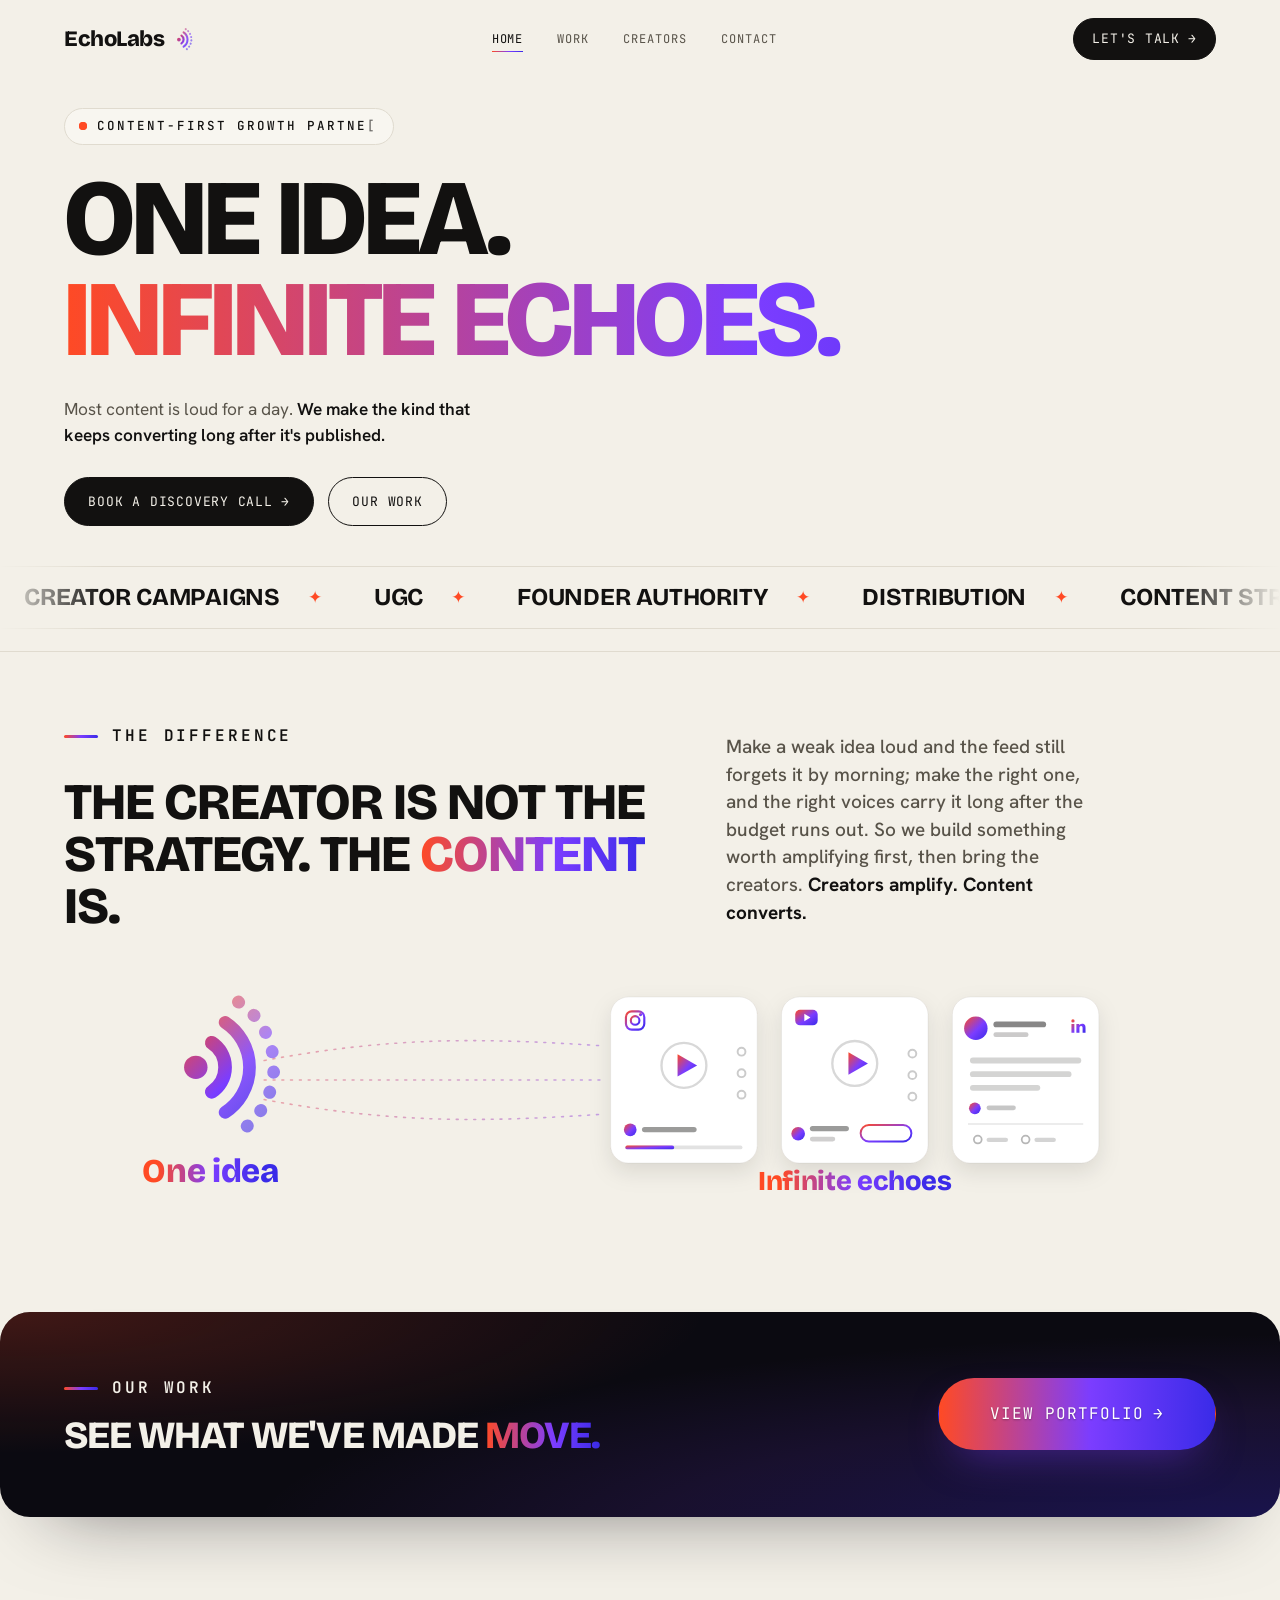
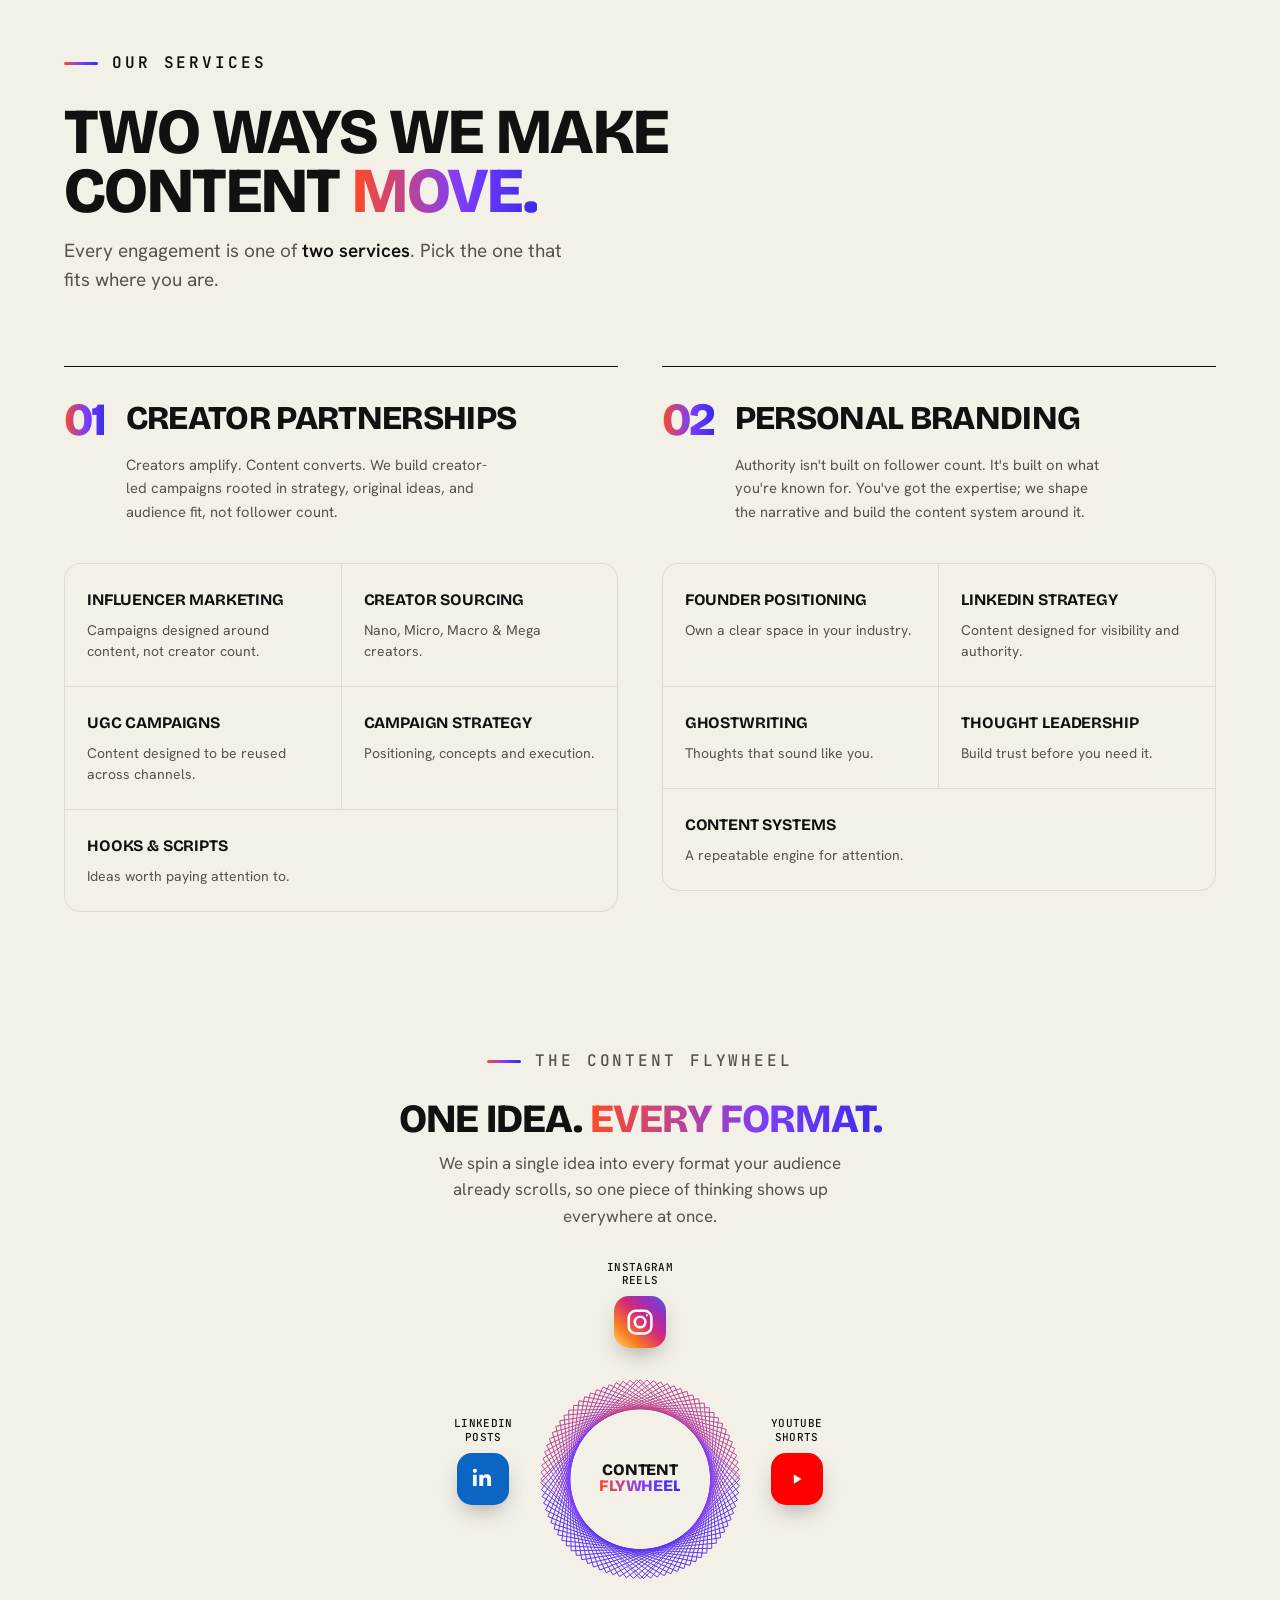
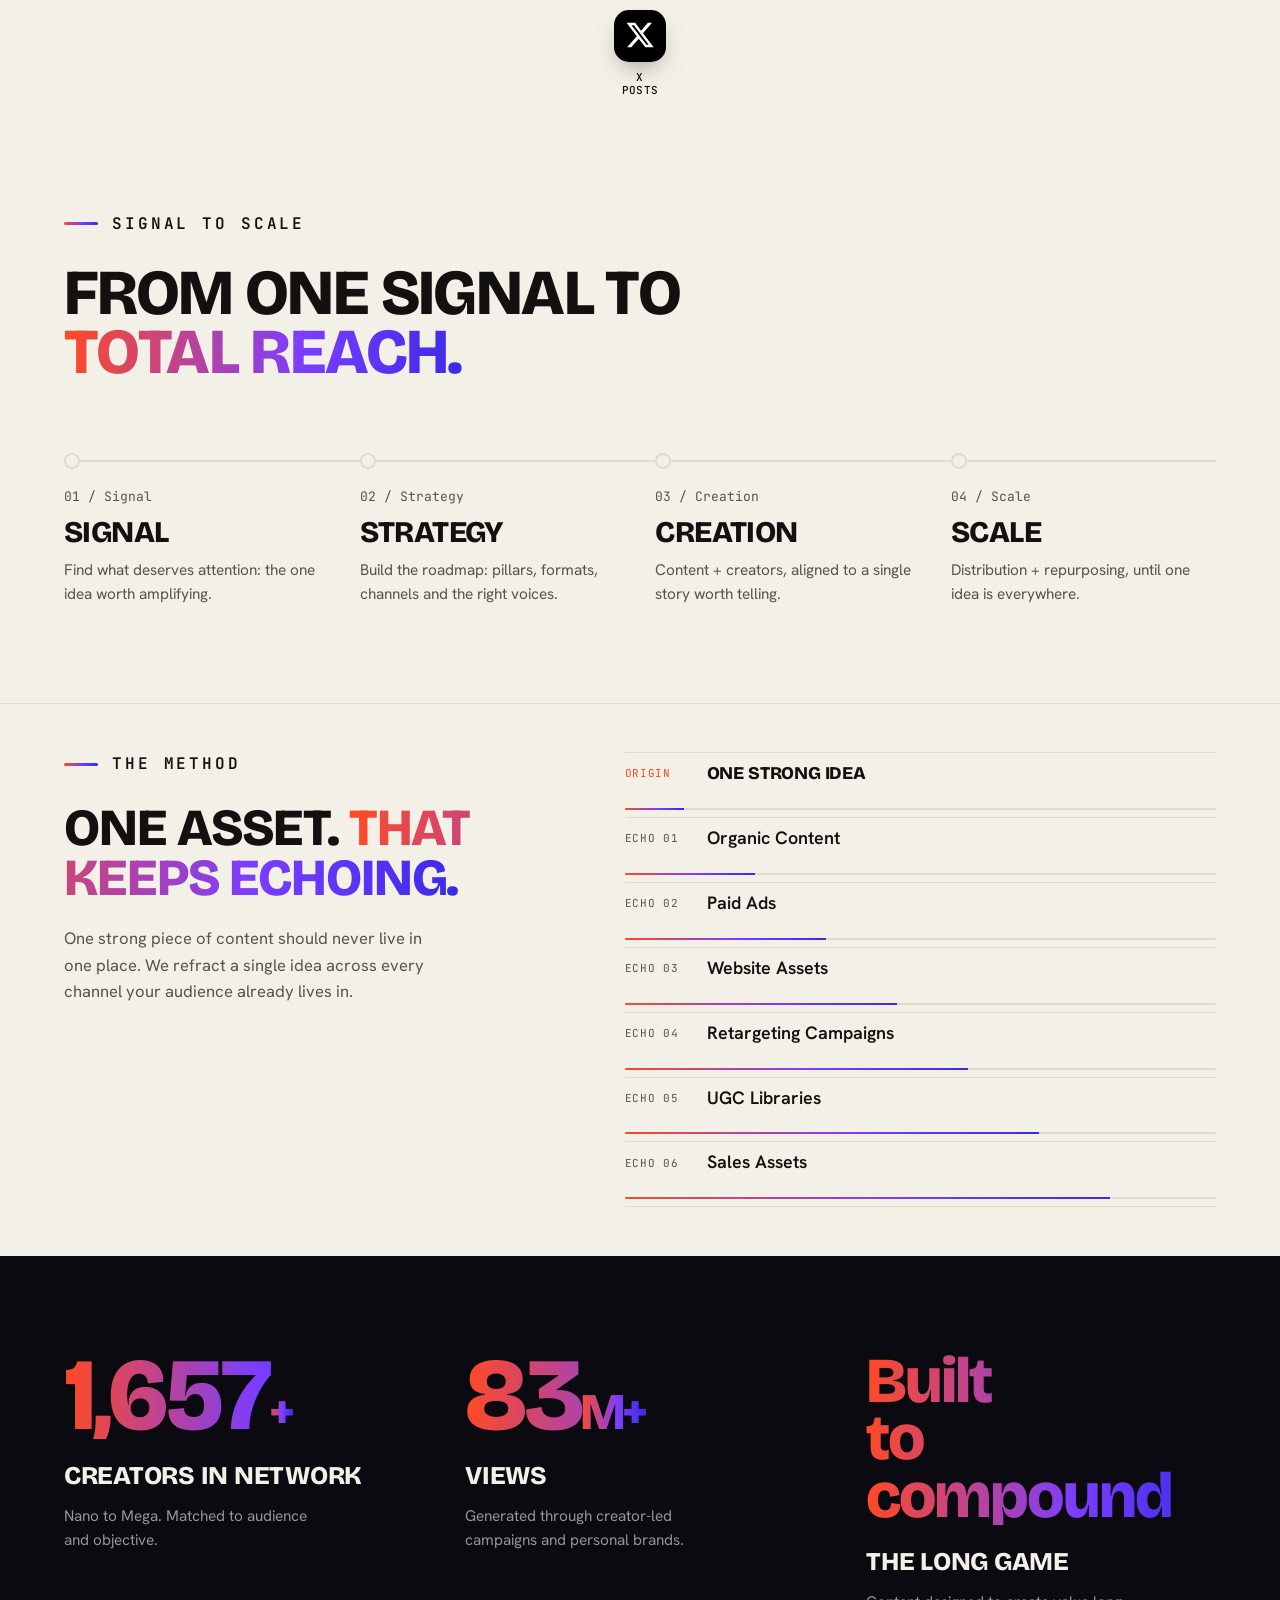
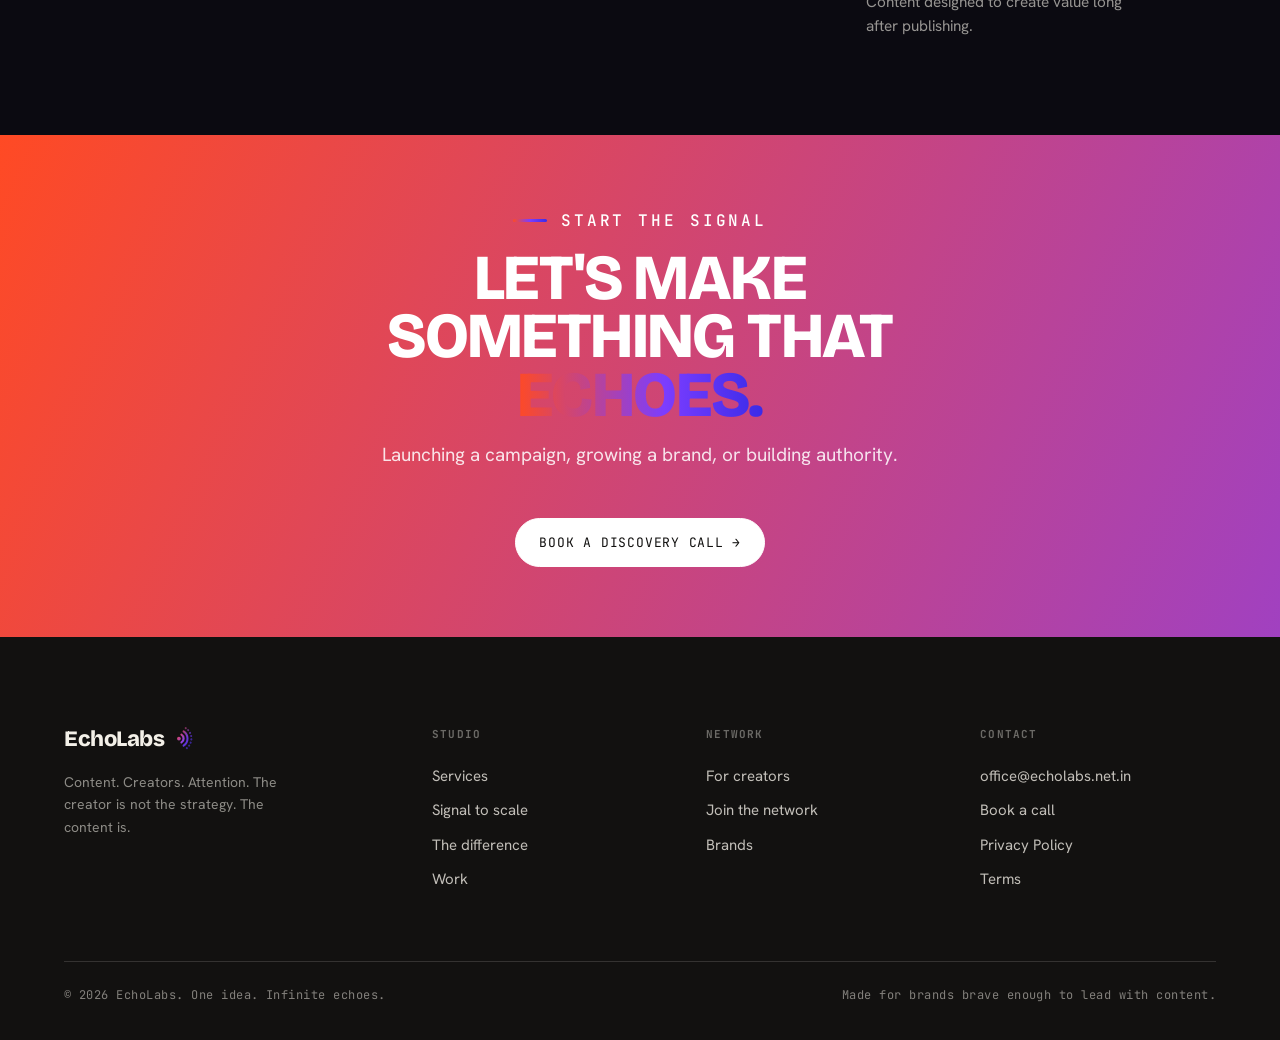
<file: index.html>
<!DOCTYPE html>
<html lang="en">
<head>
<meta charset="UTF-8" />
<meta name="viewport" content="width=device-width, initial-scale=1.0" />
<title>EchoLabs · Content-first growth partner</title>
<meta name="description" content="One idea. Infinite echoes. EchoLabs is a content-first growth partner. Most content is loud for a day. The right content keeps converting long after it's published." />
<meta name="theme-color" content="#F3F0E8" />
<link rel="icon" type="image/svg+xml" href="echolabs-mark.svg" />
<link rel="icon" type="image/png" href="echolabs-mark.png" />
<link rel="apple-touch-icon" href="echolabs-mark.png" />
<meta property="og:type" content="website" />
<meta property="og:title" content="EchoLabs · One idea. Infinite echoes." />
<meta property="og:description" content="The creator is not the strategy. The content is. A content-first growth partner." />
<link rel="preconnect" href="https://fonts.googleapis.com" />
<link rel="preconnect" href="https://fonts.gstatic.com" crossorigin />
<link href="https://fonts.googleapis.com/css2?family=Bricolage+Grotesque:opsz,wght@12..96,700;12..96,800&family=Hanken+Grotesk:wght@400;500;600&family=JetBrains+Mono:wght@400;500&display=swap" rel="stylesheet" />
<link rel="stylesheet" href="styles.css?v=20260629-2" />
</head>
<body>
<svg width="0" height="0" aria-hidden="true" style="position:absolute"><defs><linearGradient id="logoGrad" gradientUnits="userSpaceOnUse" x1="1" y1="8" x2="25" y2="24"><stop offset="0" stop-color="#FF4A24"/><stop offset="0.55" stop-color="#7B3DFF"/><stop offset="1" stop-color="#3A2BE8"/></linearGradient></defs></svg>
<a class="skip" href="#main">Skip to content</a>

<!-- ECHO CURSOR -->
<div class="cursor" aria-hidden="true">
  <div class="cursor__el cursor__r3"></div>
  <div class="cursor__el cursor__r2"></div>
  <div class="cursor__el cursor__r1"></div>
  <div class="cursor__el cursor__dot"></div>
</div>

<!-- NAV -->
<header class="nav" id="nav">
  <div class="wrap nav__inner">
    <a class="logo" href="index.html" aria-label="EchoLabs home">
      <span class="logo__word">EchoLabs</span>
      <svg class="logo__mark" viewBox="0 0 25 32" fill="none" aria-hidden="true"><circle cx="5" cy="16" r="2.4" fill="url(#logoGrad)"/><path d="M8.27 10.97 A 6 6 0 0 1 8.27 21.03" stroke="url(#logoGrad)" stroke-width="2.8" stroke-linecap="round"/><path d="M11 6.78 A 11 11 0 0 1 11 25.22" stroke="url(#logoGrad)" stroke-width="2.6" stroke-linecap="round" opacity="0.85"/><path d="M13.72 2.6 A 16 16 0 0 1 13.72 29.4" stroke="url(#logoGrad)" stroke-width="2.6" stroke-linecap="round" stroke-dasharray="0.1 4.1" opacity="0.6"/></svg>
    </a>
    <nav class="nav__links" aria-label="Primary">
      <a href="index.html" aria-current="page">Home</a>
      <a href="work.html">Work</a>
      <a href="creators.html">Creators</a>
      <a href="contact.html">Contact</a>
    </nav>
    <div class="nav__cta">
      <a class="btn btn--primary btn--sm" data-book href="contact.html"><span class="btn-label">Let's Talk</span><span class="btn-arrow" aria-hidden="true">→</span></a>
    </div>
    <button class="nav__toggle" aria-label="Open menu" aria-expanded="false" aria-controls="menu"><span></span></button>
  </div>
</header>

<!-- MOBILE MENU -->
<nav class="menu" id="menu" aria-hidden="true" aria-label="Mobile">
  <a href="index.html"><small>00 /</small> Home</a>
  <a href="work.html"><small>01 /</small> Work</a>
  <a href="creators.html"><small>02 /</small> Creators</a>
  <a href="contact.html"><small>03 /</small> Contact</a>
  <a class="btn btn--primary" data-book href="contact.html"><span class="btn-label">Book a discovery call</span><span class="btn-arrow" aria-hidden="true">→</span></a>
</nav>

<main id="main">

<!-- HERO -->
<section class="hero" aria-label="Introduction">
  <div class="wrap">
    <div class="hero__tag">
      <span class="hero__dot" aria-hidden="true"></span>
      <span class="eyebrow" data-scramble>Content-first growth partner</span>
    </div>
    <h1>
      <span class="line-mask"><span>One idea.</span></span>
      <span class="line-mask"><span class="gradient-text">Infinite echoes.</span></span>
    </h1>
    <p class="hero__sub">
      Most content is loud for a day. <strong>We make the kind that keeps
      converting long after it's published.</strong>
    </p>
    <div class="hero__cta">
      <a class="btn btn--primary" data-magnetic data-book href="contact.html"><span class="btn-label">Book a discovery call</span><span class="btn-arrow" aria-hidden="true">→</span></a>
      <a class="btn btn--ghost" data-magnetic href="work.html"><span class="btn-label">Our work</span></a>
    </div>
  </div>
  <div class="marquee" aria-hidden="true">
    <div class="marquee__track" data-marquee>
      <div class="marquee__group">
        <span class="marquee__item">Creator Campaigns<span>✦</span></span>
        <span class="marquee__item">UGC<span>✦</span></span>
        <span class="marquee__item">Founder Authority<span>✦</span></span>
        <span class="marquee__item">Distribution<span>✦</span></span>
        <span class="marquee__item">Content Strategy<span>✦</span></span>
        <span class="marquee__item">Personal Branding<span>✦</span></span>
      </div>
    </div>
  </div>
</section>

<!-- THE DIFFERENCE -->
<section class="section belief" id="difference" aria-labelledby="diff-h">
  <div class="wrap belief__grid">
    <div>
      <span class="eyebrow section__eyebrow"><b>The difference</b></span>
      <h2 class="belief__statement" id="diff-h" data-words>
        The creator is not the strategy. The <span class="accent">content</span> is.
      </h2>
    </div>
    <div class="belief__cols">
      <p class="belief__lede reveal">Make a weak idea loud and the feed still forgets it by morning; make the right one, and the right voices carry it long after the budget runs out. So we build something worth amplifying first, then bring the creators. <strong>Creators amplify. Content converts.</strong></p>
    </div>
  </div>
  <div class="wrap belief__viz reveal">
    <svg viewBox="0 0 1180 250" class="diffviz" role="img" aria-label="The EchoLabs idea echoing out into an Instagram Reel, a YouTube Short and a LinkedIn post" preserveAspectRatio="xMidYMid meet">
      <defs>
        <!-- one brand gradient, used everywhere for uniformity -->
        <linearGradient id="dvg" x1="60" y1="0" x2="1100" y2="0" gradientUnits="userSpaceOnUse">
          <stop offset="0" stop-color="#FF4A24"/><stop offset="0.55" stop-color="#7B3DFF"/><stop offset="1" stop-color="#3A2BE8"/>
        </linearGradient>
        <!-- exact EchoLabs logo gradient, scoped to the mark's own box -->
        <linearGradient id="dvgMark" x1="2" y1="6" x2="22" y2="26" gradientUnits="userSpaceOnUse">
          <stop offset="0" stop-color="#FF4A24"/><stop offset="0.55" stop-color="#7B3DFF"/><stop offset="1" stop-color="#3A2BE8"/>
        </linearGradient>
        <!-- per-element gradient: every accent shows the full coral→violet→blue, so the palette stays uniform -->
        <linearGradient id="dvgBox" x1="0" y1="0" x2="1" y2="1">
          <stop offset="0" stop-color="#FF4A24"/><stop offset="0.55" stop-color="#7B3DFF"/><stop offset="1" stop-color="#3A2BE8"/>
        </linearGradient>
        <linearGradient id="dvgText" x1="96" y1="0" x2="204" y2="0" gradientUnits="userSpaceOnUse">
          <stop offset="0" stop-color="#FF4A24"/><stop offset="0.5" stop-color="#7B3DFF"/><stop offset="1" stop-color="#3A2BE8"/>
        </linearGradient>
        <linearGradient id="dvgText2" x1="734" y1="0" x2="886" y2="0" gradientUnits="userSpaceOnUse">
          <stop offset="0" stop-color="#FF4A24"/><stop offset="0.5" stop-color="#7B3DFF"/><stop offset="1" stop-color="#3A2BE8"/>
        </linearGradient>
        <filter id="dvCard" x="-20%" y="-20%" width="140%" height="170%">
          <feDropShadow dx="0" dy="9" stdDeviation="11" flood-color="#121110" flood-opacity="0.10"/>
        </filter>
      </defs>

      <!-- ONE IDEA: the EchoLabs echo mark (exact logo gradient) as the source of every echo -->
      <g transform="translate(110 32) scale(5)">
        <circle cx="5" cy="16" r="2.4" fill="url(#dvgMark)"/>
        <path d="M8.27 10.97 A 6 6 0 0 1 8.27 21.03" fill="none" stroke="url(#dvgMark)" stroke-width="2.8" stroke-linecap="round"/>
        <path d="M11 6.78 A 11 11 0 0 1 11 25.22" fill="none" stroke="url(#dvgMark)" stroke-width="2.6" stroke-linecap="round" opacity="0.85"/>
        <path d="M13.72 2.6 A 16 16 0 0 1 13.72 29.4" fill="none" stroke="url(#dvgMark)" stroke-width="2.6" stroke-linecap="round" stroke-dasharray="0.1 4.1" opacity="0.6"/>
      </g>
      <text x="150" y="229" text-anchor="middle" class="dv-hero" fill="url(#dvgText)">One idea</text>

      <!-- flow lines: the echoes travelling out -->
      <g fill="none" stroke="url(#dvg)" stroke-width="1.6" stroke-linecap="round" stroke-dasharray="2 7" opacity="0.45">
        <path d="M205 105 C 340 80, 430 82, 552 90"/>
        <path d="M205 125 C 350 125, 430 125, 552 125"/>
        <path d="M205 145 C 340 170, 430 168, 552 160"/>
      </g>

      <!-- INSTAGRAM REEL -->
      <rect x="560" y="40" width="150" height="170" rx="18" fill="#fff" stroke="#121110" stroke-opacity="0.06" filter="url(#dvCard)"/>
      <g transform="translate(575 54)" fill="none" stroke="url(#dvgBox)" stroke-width="2.2" stroke-linecap="round">
        <rect x="0.6" y="0.6" width="18.8" height="18.8" rx="6"/>
        <circle cx="10" cy="10" r="4.4"/>
      </g>
      <circle cx="590.5" cy="58" r="1.6" fill="url(#dvgBox)"/>
      <circle cx="635" cy="110" r="23" fill="none" stroke="#121110" stroke-opacity="0.16" stroke-width="2.4"/>
      <path d="M628.5 98.5 L628.5 121.5 L648.5 110 Z" fill="url(#dvgBox)"/>
      <g fill="none" stroke="#121110" stroke-opacity="0.22" stroke-width="2"><circle cx="694" cy="96" r="4"/><circle cx="694" cy="118" r="4"/><circle cx="694" cy="140" r="4"/></g>
      <circle cx="580" cy="176" r="6.5" fill="url(#dvgBox)"/>
      <rect x="592" y="173" width="56" height="5.5" rx="2.75" fill="#121110" opacity="0.42"/>
      <rect x="575" y="192" width="120" height="4" rx="2" fill="#121110" opacity="0.12"/>
      <rect x="575" y="192" width="50" height="4" rx="2" fill="url(#dvgBox)"/>

      <!-- YOUTUBE SHORTS -->
      <rect x="735" y="40" width="150" height="170" rx="18" fill="#fff" stroke="#121110" stroke-opacity="0.06" filter="url(#dvCard)"/>
      <g transform="translate(749 53)"><rect x="0" y="0" width="23" height="16" rx="5" fill="url(#dvgBox)"/><path d="M9.3 4.2 L15.6 8 L9.3 11.8 Z" fill="#fff"/></g>
      <circle cx="810" cy="108" r="23" fill="none" stroke="#121110" stroke-opacity="0.16" stroke-width="2.4"/>
      <path d="M803.5 96.5 L803.5 119.5 L823.5 108 Z" fill="url(#dvgBox)"/>
      <g fill="none" stroke="#121110" stroke-opacity="0.22" stroke-width="2"><circle cx="869" cy="98" r="4"/><circle cx="869" cy="120" r="4"/><circle cx="869" cy="142" r="4"/></g>
      <circle cx="752" cy="180" r="7" fill="url(#dvgBox)"/>
      <rect x="764" y="172" width="40" height="5.5" rx="2.75" fill="#121110" opacity="0.42"/>
      <rect x="764" y="183" width="26" height="5" rx="2.5" fill="#121110" opacity="0.2"/>
      <rect x="816" y="171" width="52" height="17" rx="8.5" fill="none" stroke="url(#dvgBox)" stroke-width="2"/>

      <!-- LINKEDIN POST -->
      <rect x="910" y="40" width="150" height="170" rx="18" fill="#fff" stroke="#121110" stroke-opacity="0.06" filter="url(#dvCard)"/>
      <circle cx="934" cy="72" r="12" fill="url(#dvgBox)"/>
      <rect x="952" y="65" width="54" height="6" rx="3" fill="#121110" opacity="0.5"/>
      <rect x="952" y="76" width="36" height="5" rx="2.5" fill="#121110" opacity="0.22"/>
      <g transform="translate(1028 59)" fill="url(#dvgBox)"><path d="M6.94 8.5v9h-3v-9h3Zm.25-3.06a1.69 1.69 0 1 1-3.38 0 1.69 1.69 0 0 1 3.38 0ZM9 8.5h2.88v1.23h.04c.4-.72 1.38-1.48 2.84-1.48 3.04 0 3.6 1.86 3.6 4.28V17.5h-3v-4.4c0-1.05-.02-2.4-1.5-2.4-1.5 0-1.73 1.14-1.73 2.32V17.5H9v-9Z"/></g>
      <rect x="928" y="102" width="114" height="6" rx="3" fill="#121110" opacity="0.18"/>
      <rect x="928" y="116" width="104" height="6" rx="3" fill="#121110" opacity="0.18"/>
      <rect x="928" y="130" width="72" height="6" rx="3" fill="#121110" opacity="0.18"/>
      <circle cx="933" cy="154" r="6" fill="url(#dvgBox)"/>
      <rect x="945" y="151" width="30" height="5" rx="2.5" fill="#121110" opacity="0.24"/>
      <line x1="926" y1="170" x2="1044" y2="170" stroke="#121110" stroke-opacity="0.1" stroke-width="1.4"/>
      <g><circle cx="936" cy="186" r="4" fill="none" stroke="#121110" stroke-opacity="0.3" stroke-width="1.8"/><rect x="945" y="184" width="22" height="4.5" rx="2.25" fill="#121110" opacity="0.18"/><circle cx="985" cy="186" r="4" fill="none" stroke="#121110" stroke-opacity="0.3" stroke-width="1.8"/><rect x="994" y="184" width="22" height="4.5" rx="2.25" fill="#121110" opacity="0.18"/></g>

      <text x="810" y="238" text-anchor="middle" class="dv-hero2" fill="url(#dvgText2)">Infinite echoes</text>
    </svg>
  </div>
</section>

<!-- OUR WORK -->
<section class="section workcta" aria-labelledby="wc-h">
  <div class="wrap workcta__inner">
    <div>
      <span class="eyebrow section__eyebrow"><b>Our work</b></span>
      <h2 id="wc-h" class="section__title">See what we've made <span class="accent">move.</span></h2>
    </div>
    <a class="btn btn--primary" data-magnetic href="work.html"><span class="btn-label">View portfolio</span><span class="btn-arrow" aria-hidden="true">→</span></a>
  </div>
</section>

<!-- SERVICES -->
<section class="section services-groups" id="services" aria-labelledby="svc-h">
  <div class="wrap">
    <div class="section__head">
      <span class="eyebrow section__eyebrow"><b>Our services</b></span>
      <h2 id="svc-h" class="section__title">Two ways we make content <span class="accent">move.</span></h2>
      <p class="services-groups__note">Every engagement is one of <strong>two services</strong>. Pick the one that fits where you are.</p>
    </div>

    <div class="svcgroups">
    <div class="svcgroup reveal">
      <div class="svcgroup__head">
        <div class="svcgroup__index" aria-hidden="true">
          <span class="svcgroup__no">01</span>
        </div>
        <div class="svcgroup__intro">
          <h3 class="svcgroup__title">Creator Partnerships</h3>
          <p class="svcgroup__lead">Creators amplify. Content converts. We build creator-led campaigns rooted in strategy, original ideas, and audience fit, not follower count.</p>
        </div>
      </div>
      <div class="svcsub">
        <div class="svcsub__item"><h4>Influencer Marketing</h4><p>Campaigns designed around content, not creator count.</p></div>
        <div class="svcsub__item"><h4>Creator Sourcing</h4><p>Nano, Micro, Macro &amp; Mega creators.</p></div>
        <div class="svcsub__item"><h4>UGC Campaigns</h4><p>Content designed to be reused across channels.</p></div>
        <div class="svcsub__item"><h4>Campaign Strategy</h4><p>Positioning, concepts and execution.</p></div>
        <div class="svcsub__item"><h4>Hooks &amp; Scripts</h4><p>Ideas worth paying attention to.</p></div>
      </div>
    </div>

    <div class="svcgroup reveal">
      <div class="svcgroup__head">
        <div class="svcgroup__index" aria-hidden="true">
          <span class="svcgroup__no">02</span>
        </div>
        <div class="svcgroup__intro">
          <h3 class="svcgroup__title">Personal Branding</h3>
          <p class="svcgroup__lead">Authority isn't built on follower count. It's built on what you're known for. You've got the expertise; we shape the narrative and build the content system around it.</p>
        </div>
      </div>
      <div class="svcsub">
        <div class="svcsub__item"><h4>Founder Positioning</h4><p>Own a clear space in your industry.</p></div>
        <div class="svcsub__item"><h4>LinkedIn Strategy</h4><p>Content designed for visibility and authority.</p></div>
        <div class="svcsub__item"><h4>Ghostwriting</h4><p>Thoughts that sound like you.</p></div>
        <div class="svcsub__item"><h4>Thought Leadership</h4><p>Build trust before you need it.</p></div>
        <div class="svcsub__item"><h4>Content Systems</h4><p>A repeatable engine for attention.</p></div>
      </div>
    </div>
    </div>
  </div>
</section>

<!-- CONTENT FLYWHEEL -->
<section class="section flywheel-sec" id="flywheel" aria-labelledby="fw-h">
  <div class="wrap">
    <div class="section__head center">
      <span class="eyebrow section__eyebrow">The content flywheel</span>
      <h2 id="fw-h" class="section__title">One idea. <span class="accent">Every format.</span></h2>
      <p class="flywheel__lead">We spin a single idea into every format your audience already scrolls, so one piece of thinking shows up everywhere at once.</p>
    </div>
    <div class="flywheel" role="img" aria-label="Content flywheel across Instagram Reels, YouTube Shorts, X posts and LinkedIn Posts">
      <svg class="fw-svg" viewBox="0 0 400 400" aria-hidden="true">
        <defs><linearGradient id="fwg" gradientUnits="userSpaceOnUse" x1="60" y1="60" x2="340" y2="340">
          <stop offset="0" stop-color="#FF4A24"/><stop offset="0.5" stop-color="#7B3DFF"/><stop offset="1" stop-color="#3A2BE8"/>
        </linearGradient></defs>
        <g class="fw-spin" fill="none" stroke="url(#fwg)" stroke-width="1.3" stroke-linejoin="round"></g>
      </svg>
      <div class="flywheel__center" aria-hidden="true"><span>Content</span><span>Flywheel</span></div>

      <div class="fw-node fw-node--top">
        <span class="fw-ico fw-ico--ig"><svg viewBox="0 0 24 24" fill="none" stroke="#fff" stroke-width="2" stroke-linecap="round"><rect x="3" y="3" width="18" height="18" rx="5.5"/><circle cx="12" cy="12" r="4.2"/><circle cx="17.4" cy="6.6" r=".9" fill="#fff" stroke="none"/></svg></span>
        <span class="fw-node__label">Instagram<br>Reels</span>
      </div>
      <div class="fw-node fw-node--right">
        <span class="fw-ico" style="background:#FF0000"><svg viewBox="0 0 24 24" fill="#fff"><path d="M9.4 8.3v7.4l6.2-3.7z"/></svg></span>
        <span class="fw-node__label">YouTube<br>Shorts</span>
      </div>
      <div class="fw-node fw-node--bottom">
        <span class="fw-ico" style="background:#000"><svg viewBox="0 0 24 24" fill="#fff"><path d="M18.244 2.25h3.308l-7.227 8.26 8.502 11.24H16.17l-5.214-6.817L4.99 21.75H1.68l7.73-8.835L1.254 2.25H8.08l4.713 6.231zm-1.161 17.52h1.833L7.084 4.126H5.117z"/></svg></span>
        <span class="fw-node__label">X<br>Posts</span>
      </div>
      <div class="fw-node fw-node--left">
        <span class="fw-ico" style="background:#0A66C2"><svg viewBox="0 0 24 24" fill="#fff"><path d="M6.94 8.5v9h-3v-9h3Zm.25-3.06a1.69 1.69 0 1 1-3.38 0 1.69 1.69 0 0 1 3.38 0ZM9 8.5h2.88v1.23h.04c.4-.72 1.38-1.48 2.84-1.48 3.04 0 3.6 1.86 3.6 4.28V17.5h-3v-4.4c0-1.05-.02-2.4-1.5-2.4-1.5 0-1.73 1.14-1.73 2.32V17.5H9v-9Z"/></svg></span>
        <span class="fw-node__label">LinkedIn<br>Posts</span>
      </div>
    </div>
  </div>
</section>

<!-- SIGNAL TO SCALE -->
<section class="section process" id="how" aria-labelledby="how-h">
  <div class="wrap">
    <div class="section__head">
      <span class="eyebrow section__eyebrow"><b>Signal to scale</b></span>
      <h2 id="how-h" class="section__title">From one signal to <span class="accent">total reach.</span></h2>
    </div>
    <div class="process__grid" data-process>
      <div class="process__track" aria-hidden="true"></div>
      <div class="process__fill" data-process-fill aria-hidden="true"></div>
      <div class="pstep" data-step><span class="pstep__node" aria-hidden="true"></span><div class="pstep__no">01 / Signal</div><h3 class="pstep__title">Signal</h3><p class="pstep__desc">Find what deserves attention: the one idea worth amplifying.</p></div>
      <div class="pstep" data-step><span class="pstep__node" aria-hidden="true"></span><div class="pstep__no">02 / Strategy</div><h3 class="pstep__title">Strategy</h3><p class="pstep__desc">Build the roadmap: pillars, formats, channels and the right voices.</p></div>
      <div class="pstep" data-step><span class="pstep__node" aria-hidden="true"></span><div class="pstep__no">03 / Creation</div><h3 class="pstep__title">Creation</h3><p class="pstep__desc">Content + creators, aligned to a single story worth telling.</p></div>
      <div class="pstep" data-step><span class="pstep__node" aria-hidden="true"></span><div class="pstep__no">04 / Scale</div><h3 class="pstep__title">Scale</h3><p class="pstep__desc">Distribution + repurposing, until one idea is everywhere.</p></div>
    </div>
  </div>
</section>

<!-- ONE ASSET, INFINITE ECHOES -->
<section class="echoband" id="echoes" aria-labelledby="echo-h">
  <div class="wrap echoband__inner">
    <div class="echoband__lede">
      <span class="eyebrow section__eyebrow"><b>The method</b></span>
      <h2 id="echo-h">One asset. <span class="accent">That keeps echoing.</span></h2>
      <p class="echoband__note">One strong piece of content should never live in one place. We refract a single idea across every channel your audience already lives in.</p>
    </div>
    <ol class="echolist" data-echoes>
      <li class="echo-item"><span class="echo-item__id">Origin</span><span class="echo-item__name">One strong idea</span><span class="echo-item__bar"></span></li>
      <li class="echo-item"><span class="echo-item__id">Echo 01</span><span class="echo-item__name">Organic Content</span><span class="echo-item__bar"></span></li>
      <li class="echo-item"><span class="echo-item__id">Echo 02</span><span class="echo-item__name">Paid Ads</span><span class="echo-item__bar"></span></li>
      <li class="echo-item"><span class="echo-item__id">Echo 03</span><span class="echo-item__name">Website Assets</span><span class="echo-item__bar"></span></li>
      <li class="echo-item"><span class="echo-item__id">Echo 04</span><span class="echo-item__name">Retargeting Campaigns</span><span class="echo-item__bar"></span></li>
      <li class="echo-item"><span class="echo-item__id">Echo 05</span><span class="echo-item__name">UGC Libraries</span><span class="echo-item__bar"></span></li>
      <li class="echo-item"><span class="echo-item__id">Echo 06</span><span class="echo-item__name">Sales Assets</span><span class="echo-item__bar"></span></li>
    </ol>
  </div>
</section>

<!-- BIG STATS -->
<section class="section bigstats-sec" aria-label="Proof">
  <div class="wrap bigstats" data-stats>
    <div class="bigstat reveal">
      <div class="bigstat__num"><span data-count="2000" data-dec="0">0</span><span class="suffix gradient-text">+</span></div>
      <h3 class="bigstat__title">Creators in network</h3>
      <p class="bigstat__text">Nano to Mega. Matched to audience and objective.</p>
    </div>
    <div class="bigstat reveal" data-d="1">
      <div class="bigstat__num"><span data-count="100" data-dec="0">0</span><span class="suffix gradient-text">M+</span></div>
      <h3 class="bigstat__title">Views</h3>
      <p class="bigstat__text">Generated through creator-led campaigns and personal brands.</p>
    </div>
    <div class="bigstat reveal" data-d="2">
      <div class="bigstat__num gradient-text" style="font-size:clamp(40px,5vw,64px);line-height:.9">Built<br>to compound</div>
      <h3 class="bigstat__title">The long game</h3>
      <p class="bigstat__text">Content designed to create value long after publishing.</p>
    </div>
  </div>
</section>

<!-- FINAL CTA -->
<section class="final" aria-labelledby="final-h">
  <div class="wrap">
    <span class="eyebrow final__eyebrow"><span style="color:#fff">Start the signal</span></span>
    <h2 id="final-h">Let's make something that <span class="accent">echoes.</span></h2>
    <p class="final__sub">Launching a campaign, growing a brand, or building authority.</p>
    <div class="final__cta">
      <a class="btn btn--primary" data-magnetic data-book href="contact.html"><span class="btn-label">Book a discovery call</span><span class="btn-arrow" aria-hidden="true">→</span></a>
    </div>
  </div>
</section>

</main>

<!-- FOOTER -->
<footer class="footer">
  <div class="wrap">
    <div class="footer__top">
      <div class="footer__brand">
        <a class="logo" href="index.html" aria-label="EchoLabs home">
          <span class="logo__word">EchoLabs</span>
          <svg class="logo__mark" viewBox="0 0 25 32" fill="none" aria-hidden="true"><circle cx="5" cy="16" r="2.4" fill="url(#logoGrad)"/><path d="M8.27 10.97 A 6 6 0 0 1 8.27 21.03" stroke="url(#logoGrad)" stroke-width="2.8" stroke-linecap="round"/><path d="M11 6.78 A 11 11 0 0 1 11 25.22" stroke="url(#logoGrad)" stroke-width="2.6" stroke-linecap="round" opacity="0.85"/><path d="M13.72 2.6 A 16 16 0 0 1 13.72 29.4" stroke="url(#logoGrad)" stroke-width="2.6" stroke-linecap="round" stroke-dasharray="0.1 4.1" opacity="0.6"/></svg>
        </a>
        <p class="footer__tag">Content. Creators. Attention. The creator is not the strategy. The content is.</p>
      </div>
      <div class="footer__col">
        <h4>Studio</h4>
        <a href="index.html#services">Services</a>
        <a href="index.html#how">Signal to scale</a>
        <a href="index.html#difference">The difference</a>
        <a href="work.html">Work</a>
      </div>
      <div class="footer__col">
        <h4>Network</h4>
        <a href="creators.html">For creators</a>
        <a href="creators.html#join">Join the network</a>
        <a href="contact.html">Brands</a>
      </div>
      <div class="footer__col">
        <h4>Contact</h4>
        <a data-email href="#"><span data-email-text>office@echolabs.net.in</span></a>
        <a data-book href="contact.html">Book a call</a>
        <a href="privacy.html">Privacy Policy</a>
        <a href="terms.html">Terms</a>
      </div>
    </div>
    <div class="footer__bottom">
      <span>© <span data-year>2026</span> EchoLabs. One idea. Infinite echoes.</span>
      <span>Made for brands brave enough to lead with content.</span>
    </div>
  </div>
</footer>

<script src="config.js"></script>
<script src="app.js?v=20260629-2"></script>
</body>
</html>
</file>
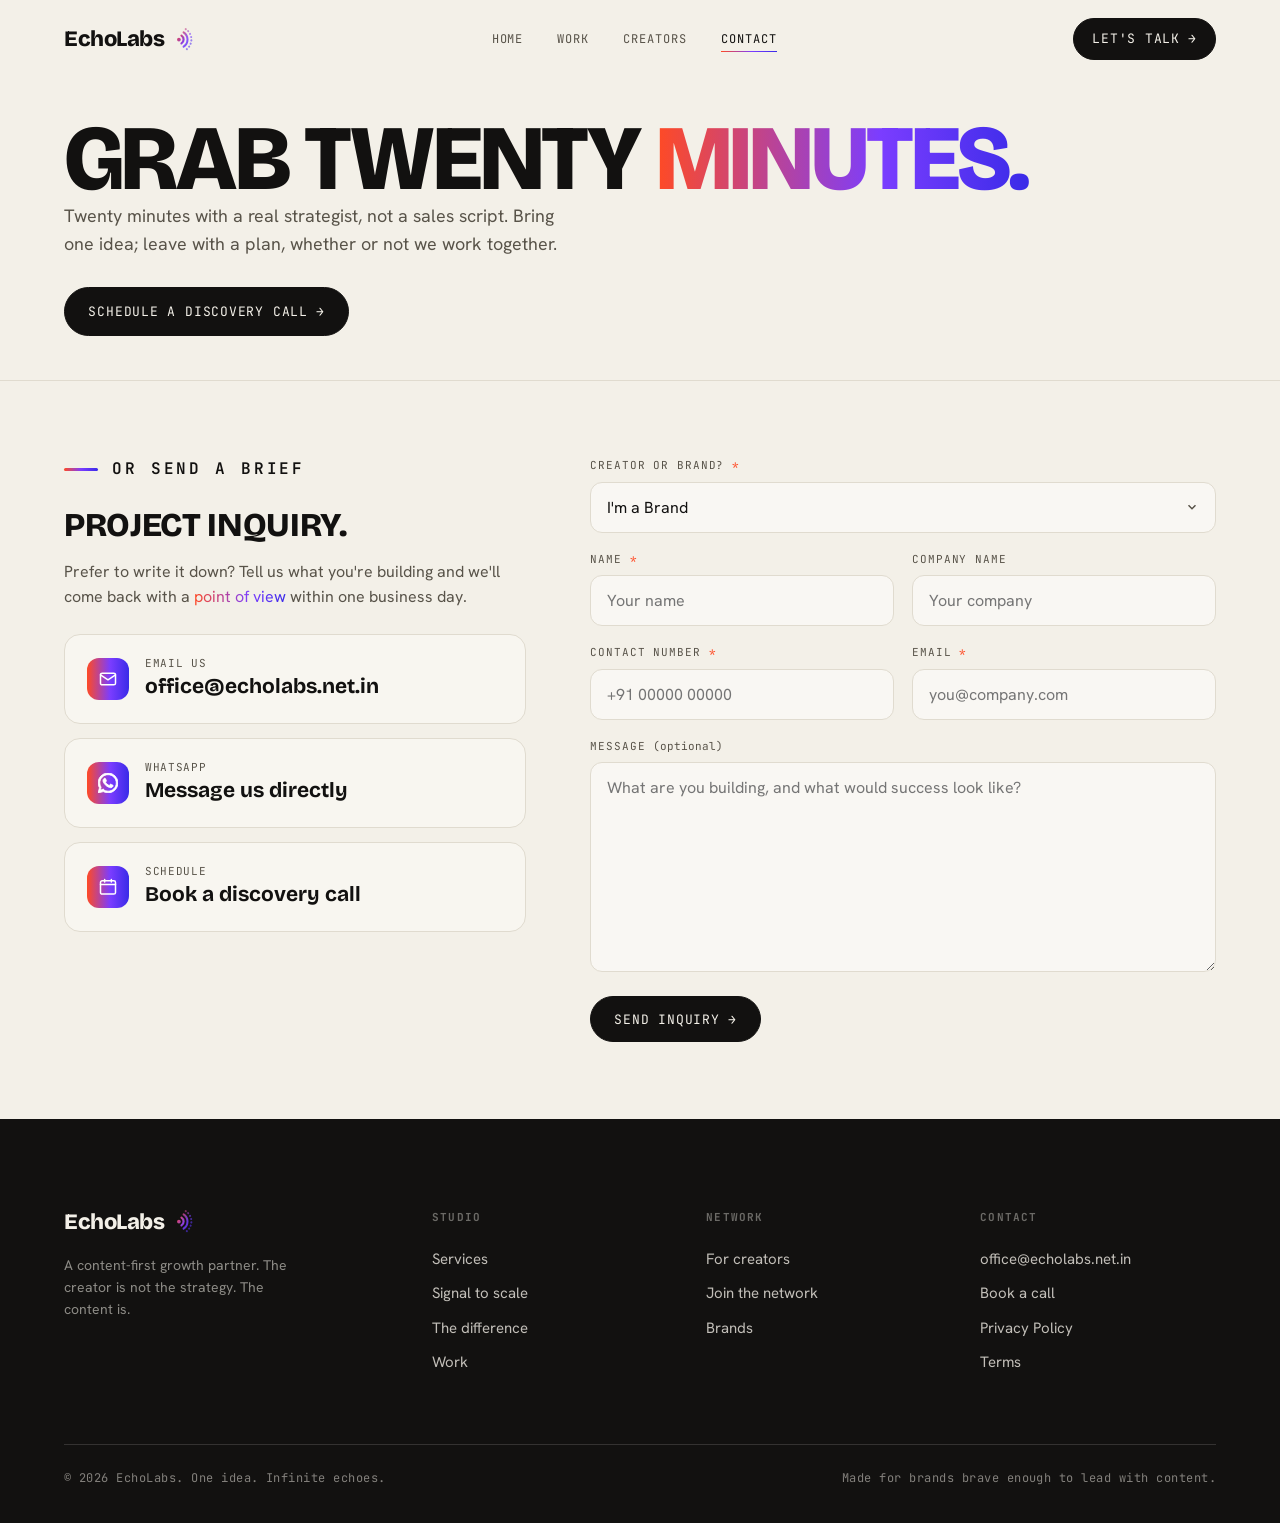
<file: contact.html>
<!DOCTYPE html>
<html lang="en">
<head>
<meta charset="UTF-8" />
<meta name="viewport" content="width=device-width, initial-scale=1.0" />
<title>Contact · EchoLabs</title>
<meta name="description" content="Book a discovery call with EchoLabs, send a project inquiry, or email us directly. A content-first growth partner." />
<meta name="theme-color" content="#F3F0E8" />
<link rel="icon" type="image/svg+xml" href="echolabs-mark.svg" />
<link rel="icon" type="image/png" href="echolabs-mark.png" />
<link rel="apple-touch-icon" href="echolabs-mark.png" />
<link rel="preconnect" href="https://fonts.googleapis.com" />
<link rel="preconnect" href="https://fonts.gstatic.com" crossorigin />
<link href="https://fonts.googleapis.com/css2?family=Bricolage+Grotesque:opsz,wght@12..96,700;12..96,800&family=Hanken+Grotesk:wght@400;500;600&family=JetBrains+Mono:wght@400;500&display=swap" rel="stylesheet" />
<link rel="stylesheet" href="styles.css?v=20260629-2" />
</head>
<body>
<svg width="0" height="0" aria-hidden="true" style="position:absolute"><defs><linearGradient id="logoGrad" gradientUnits="userSpaceOnUse" x1="1" y1="8" x2="25" y2="24"><stop offset="0" stop-color="#FF4A24"/><stop offset="0.55" stop-color="#7B3DFF"/><stop offset="1" stop-color="#3A2BE8"/></linearGradient></defs></svg>
<a class="skip" href="#main">Skip to content</a>

<div class="cursor" aria-hidden="true">
  <div class="cursor__el cursor__r3"></div><div class="cursor__el cursor__r2"></div><div class="cursor__el cursor__r1"></div><div class="cursor__el cursor__dot"></div>
</div>

<header class="nav" id="nav">
  <div class="wrap nav__inner">
    <a class="logo" href="index.html" aria-label="EchoLabs home">
      <span class="logo__word">EchoLabs</span>
      <svg class="logo__mark" viewBox="0 0 25 32" fill="none" aria-hidden="true"><circle cx="5" cy="16" r="2.4" fill="url(#logoGrad)"/><path d="M8.27 10.97 A 6 6 0 0 1 8.27 21.03" stroke="url(#logoGrad)" stroke-width="2.8" stroke-linecap="round"/><path d="M11 6.78 A 11 11 0 0 1 11 25.22" stroke="url(#logoGrad)" stroke-width="2.6" stroke-linecap="round" opacity="0.85"/><path d="M13.72 2.6 A 16 16 0 0 1 13.72 29.4" stroke="url(#logoGrad)" stroke-width="2.6" stroke-linecap="round" stroke-dasharray="0.1 4.1" opacity="0.6"/></svg>
    </a>
    <nav class="nav__links" aria-label="Primary">
      <a href="index.html">Home</a>
      <a href="work.html">Work</a>
      <a href="creators.html">Creators</a>
      <a href="contact.html" aria-current="page">Contact</a>
    </nav>
    <div class="nav__cta"><a class="btn btn--primary btn--sm" data-book href="#inquiry"><span class="btn-label">Let's Talk</span><span class="btn-arrow" aria-hidden="true">→</span></a></div>
    <button class="nav__toggle" aria-label="Open menu" aria-expanded="false" aria-controls="menu"><span></span></button>
  </div>
</header>

<nav class="menu" id="menu" aria-hidden="true" aria-label="Mobile">
  <a href="index.html"><small>00 /</small> Home</a>
  <a href="work.html"><small>01 /</small> Work</a>
  <a href="creators.html"><small>02 /</small> Creators</a>
  <a href="contact.html"><small>03 /</small> Contact</a>
  <a class="btn btn--primary" data-book href="#inquiry"><span class="btn-label">Book a discovery call</span><span class="btn-arrow" aria-hidden="true">→</span></a>
</nav>

<main id="main">

<!-- HERO -->
<section class="phero" aria-labelledby="ct-h">
  <div class="wrap">
    <h1 id="ct-h">Grab twenty <span class="accent">minutes.</span></h1>
    <p class="hero__sub phero__sub" style="opacity:1;transform:none;max-width:52ch">
      Twenty minutes with a real strategist, not a sales script. Bring one idea; leave with a plan, whether or not we work together.
    </p>
    <div class="hero__cta" style="opacity:1;transform:none;margin-top:30px">
      <a class="btn btn--primary" data-magnetic data-book href="#inquiry"><span class="btn-label">Schedule a discovery call</span><span class="btn-arrow" aria-hidden="true">→</span></a>
    </div>
  </div>
</section>

<!-- PROJECT INQUIRY + CONTACT DETAILS -->
<section class="section section--tight" id="inquiry" aria-labelledby="inq-h">
  <div class="wrap">
    <div class="formwrap">
      <div class="form-aside">
        <span class="eyebrow section__eyebrow"><b>Or send a brief</b></span>
        <h3 id="inq-h">Project inquiry.</h3>
        <p>Prefer to write it down? Tell us what you're building and we'll come back with a <span class="accent">point of view</span> within one business day.</p>

        <div class="contact-options mt-s">
          <a class="contact-opt" data-email data-email-subject="Project inquiry — EchoLabs" href="#">
            <span class="contact-opt__ico" aria-hidden="true"><svg viewBox="0 0 24 24" fill="none" stroke="#fff" stroke-width="1.8" stroke-linecap="round" stroke-linejoin="round"><rect x="3" y="5" width="18" height="14" rx="2"/><path d="m3 7 9 6 9-6"/></svg></span>
            <span class="contact-opt__main"><span class="contact-opt__label">Email us</span><span class="contact-opt__val" data-email-text>office@echolabs.net.in</span></span>
          </a>
          <a class="contact-opt" data-whatsapp href="#">
            <span class="contact-opt__ico" aria-hidden="true"><svg viewBox="0 0 24 24" fill="#fff" aria-hidden="true"><path d="M.057 24l1.687-6.163a11.867 11.867 0 0 1-1.587-5.945C.16 5.335 5.495 0 12.05 0a11.82 11.82 0 0 1 8.413 3.488 11.82 11.82 0 0 1 3.48 8.414c-.003 6.557-5.338 11.892-11.893 11.892a11.9 11.9 0 0 1-5.688-1.448L.057 24zm6.597-3.807c1.676.995 3.276 1.591 5.392 1.592 5.448 0 9.886-4.434 9.889-9.885.002-5.462-4.415-9.89-9.881-9.892-5.452 0-9.887 4.434-9.889 9.884a9.86 9.86 0 0 0 1.51 5.26l-.999 3.648 3.978-1.607zm11.387-5.464c-.074-.124-.272-.198-.57-.347-.297-.149-1.758-.868-2.031-.967-.272-.099-.47-.149-.669.149-.198.297-.768.967-.941 1.165-.173.198-.347.223-.644.074-.297-.149-1.255-.462-2.39-1.475-.883-.788-1.48-1.761-1.653-2.059-.173-.297-.018-.458.13-.606.134-.133.297-.347.446-.521.151-.172.2-.296.3-.495.099-.198.05-.372-.025-.521-.075-.148-.669-1.611-.916-2.206-.242-.579-.487-.501-.669-.51l-.57-.01c-.198 0-.52.074-.792.372s-1.04 1.016-1.04 2.479 1.065 2.876 1.213 3.074c.149.198 2.095 3.2 5.076 4.487.709.306 1.263.489 1.694.626.712.226 1.36.194 1.872.118.571-.085 1.758-.719 2.006-1.413.248-.695.248-1.29.173-1.414z"/></svg></span>
            <span class="contact-opt__main"><span class="contact-opt__label">WhatsApp</span><span class="contact-opt__val">Message us directly</span></span>
          </a>
          <a class="contact-opt" data-book href="#inquiry">
            <span class="contact-opt__ico" aria-hidden="true"><svg viewBox="0 0 24 24" fill="none" stroke="#fff" stroke-width="1.8" stroke-linecap="round" stroke-linejoin="round"><rect x="3" y="4.5" width="18" height="16" rx="2"/><path d="M3 9h18M8 3v3M16 3v3"/></svg></span>
            <span class="contact-opt__main"><span class="contact-opt__label">Schedule</span><span class="contact-opt__val">Book a discovery call</span></span>
          </a>
        </div>

      </div>

      <form class="form" data-lead-form novalidate>
        <input type="hidden" name="source" value="Contact — Project Inquiry" />
        <div class="honeypot" aria-hidden="true"><label>Company website<input type="text" name="company_website" tabindex="-1" autocomplete="off" /></label></div>

        <div class="field">
          <label for="type">Creator or Brand? <span class="req">*</span></label>
          <select id="type" name="type" required>
            <option value="Brand" selected>I'm a Brand</option>
            <option value="Creator">I'm a Creator</option>
          </select>
          <span class="field__err">Please choose one.</span>
        </div>

        <div class="form__row">
          <div class="field">
            <label for="name">Name <span class="req">*</span></label>
            <input id="name" name="name" type="text" autocomplete="name" required placeholder="Your name" />
            <span class="field__err">Please enter your name.</span>
          </div>
          <div class="field">
            <label for="company">Company Name</label>
            <input id="company" name="company" type="text" autocomplete="organization" placeholder="Your company" />
            <span class="field__err"></span>
          </div>
        </div>

        <div class="form__row">
          <div class="field">
            <label for="phone">Contact Number <span class="req">*</span></label>
            <input id="phone" name="phone" type="tel" autocomplete="tel" required placeholder="+91 00000 00000" />
            <span class="field__err">Please enter a valid number.</span>
          </div>
          <div class="field">
            <label for="email">Email <span class="req">*</span></label>
            <input id="email" name="email" type="email" autocomplete="email" required placeholder="you@company.com" />
            <span class="field__err">Please enter a valid email.</span>
          </div>
        </div>

        <div class="field">
          <label for="message">Message <span style="text-transform:none;letter-spacing:0">(optional)</span></label>
          <textarea id="message" name="message" placeholder="What are you building, and what would success look like?"></textarea>
          <span class="field__err"></span>
        </div>

        <div class="form__submit">
          <button type="submit" class="btn btn--primary" data-magnetic><span class="btn-label">Send inquiry</span><span class="btn-arrow" aria-hidden="true">→</span></button>
          <p class="form__status" role="status" aria-live="polite"></p>
        </div>
      </form>
    </div>
  </div>
</section>

</main>

<footer class="footer">
  <div class="wrap">
    <div class="footer__top">
      <div class="footer__brand">
        <a class="logo" href="index.html" aria-label="EchoLabs home">
          <span class="logo__word">EchoLabs</span>
          <svg class="logo__mark" viewBox="0 0 25 32" fill="none" aria-hidden="true"><circle cx="5" cy="16" r="2.4" fill="url(#logoGrad)"/><path d="M8.27 10.97 A 6 6 0 0 1 8.27 21.03" stroke="url(#logoGrad)" stroke-width="2.8" stroke-linecap="round"/><path d="M11 6.78 A 11 11 0 0 1 11 25.22" stroke="url(#logoGrad)" stroke-width="2.6" stroke-linecap="round" opacity="0.85"/><path d="M13.72 2.6 A 16 16 0 0 1 13.72 29.4" stroke="url(#logoGrad)" stroke-width="2.6" stroke-linecap="round" stroke-dasharray="0.1 4.1" opacity="0.6"/></svg>
        </a>
        <p class="footer__tag">A content-first growth partner. The creator is not the strategy. The content is.</p>
      </div>
      <div class="footer__col"><h4>Studio</h4><a href="index.html#services">Services</a><a href="index.html#how">Signal to scale</a><a href="index.html#difference">The difference</a><a href="work.html">Work</a></div>
      <div class="footer__col"><h4>Network</h4><a href="creators.html">For creators</a><a href="creators.html#join">Join the network</a><a href="contact.html">Brands</a></div>
      <div class="footer__col"><h4>Contact</h4><a data-email href="#"><span data-email-text>office@echolabs.net.in</span></a><a data-book href="contact.html#book">Book a call</a><a href="privacy.html">Privacy Policy</a><a href="terms.html">Terms</a></div>
    </div>
    <div class="footer__bottom"><span>© <span data-year>2026</span> EchoLabs. One idea. Infinite echoes.</span><span>Made for brands brave enough to lead with content.</span></div>
  </div>
</footer>

<script src="config.js"></script>
<script src="app.js?v=20260629-2"></script>
</body>
</html>
</file>
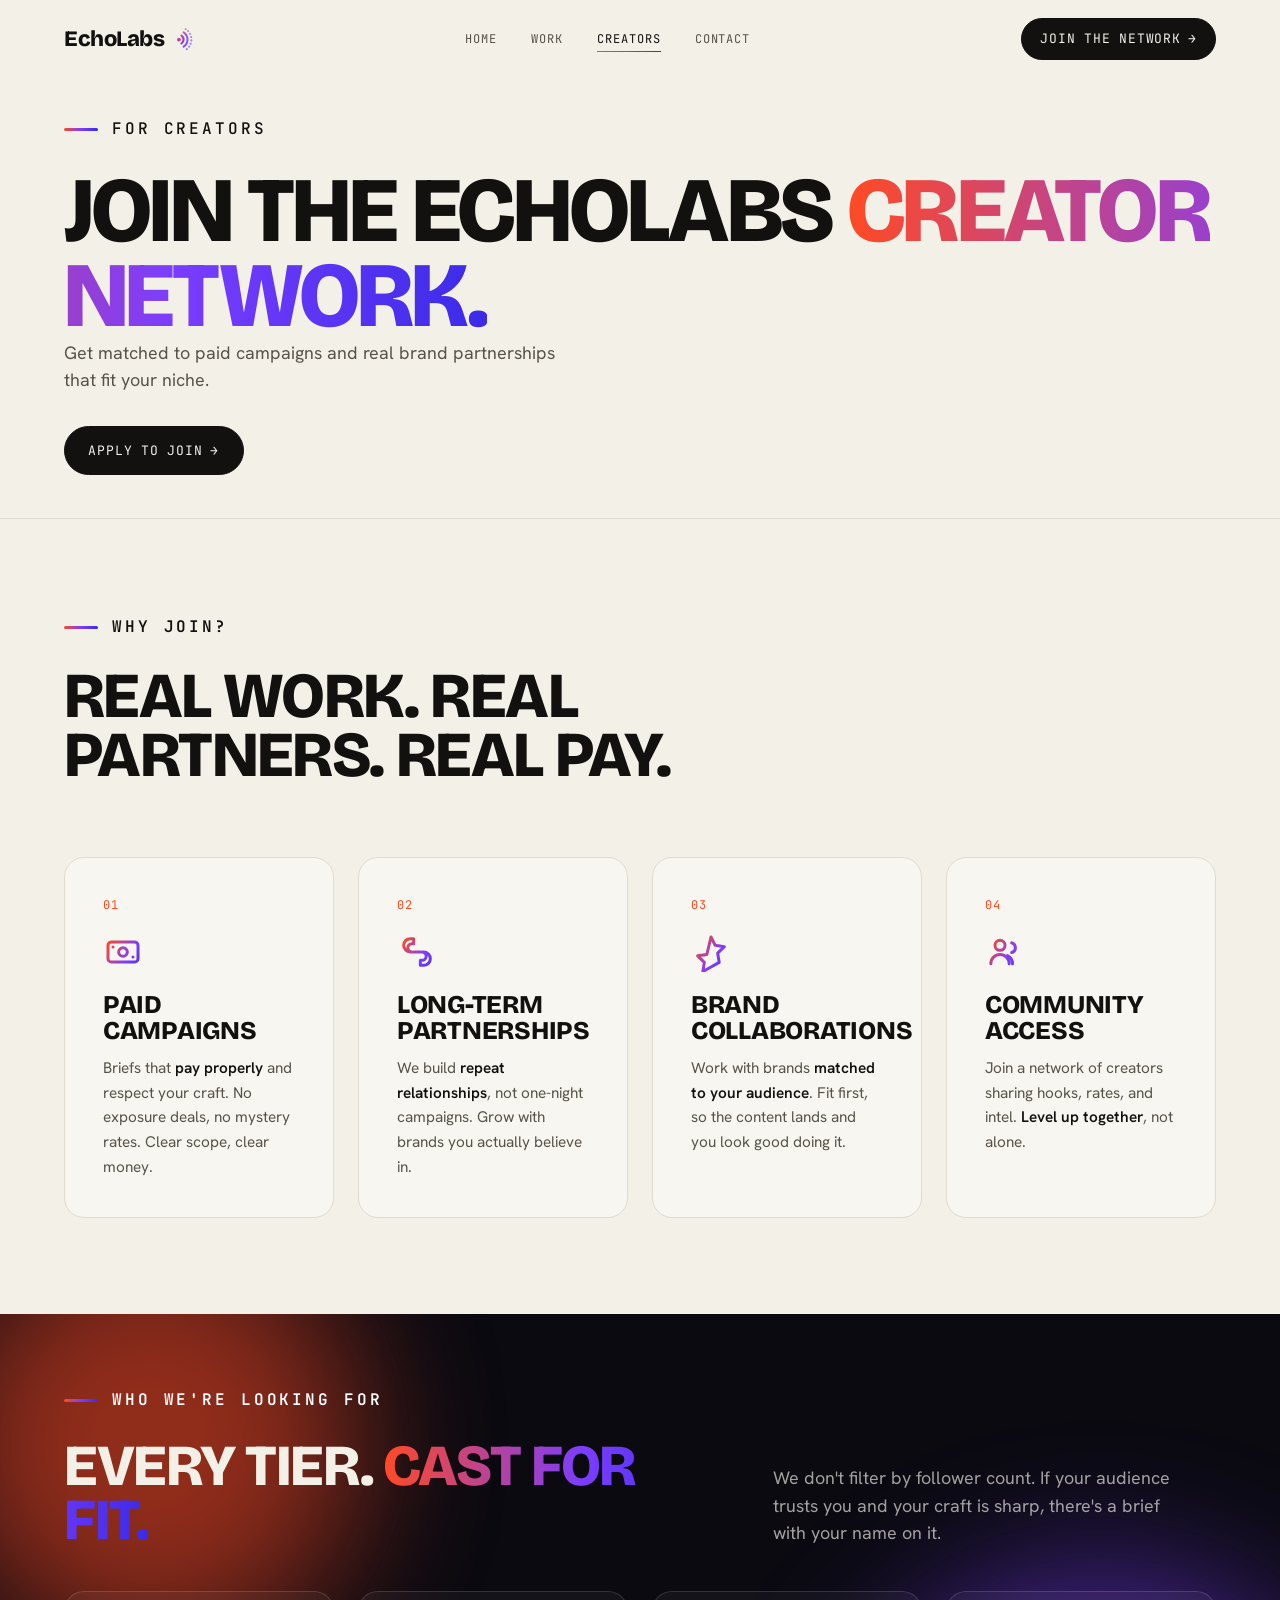
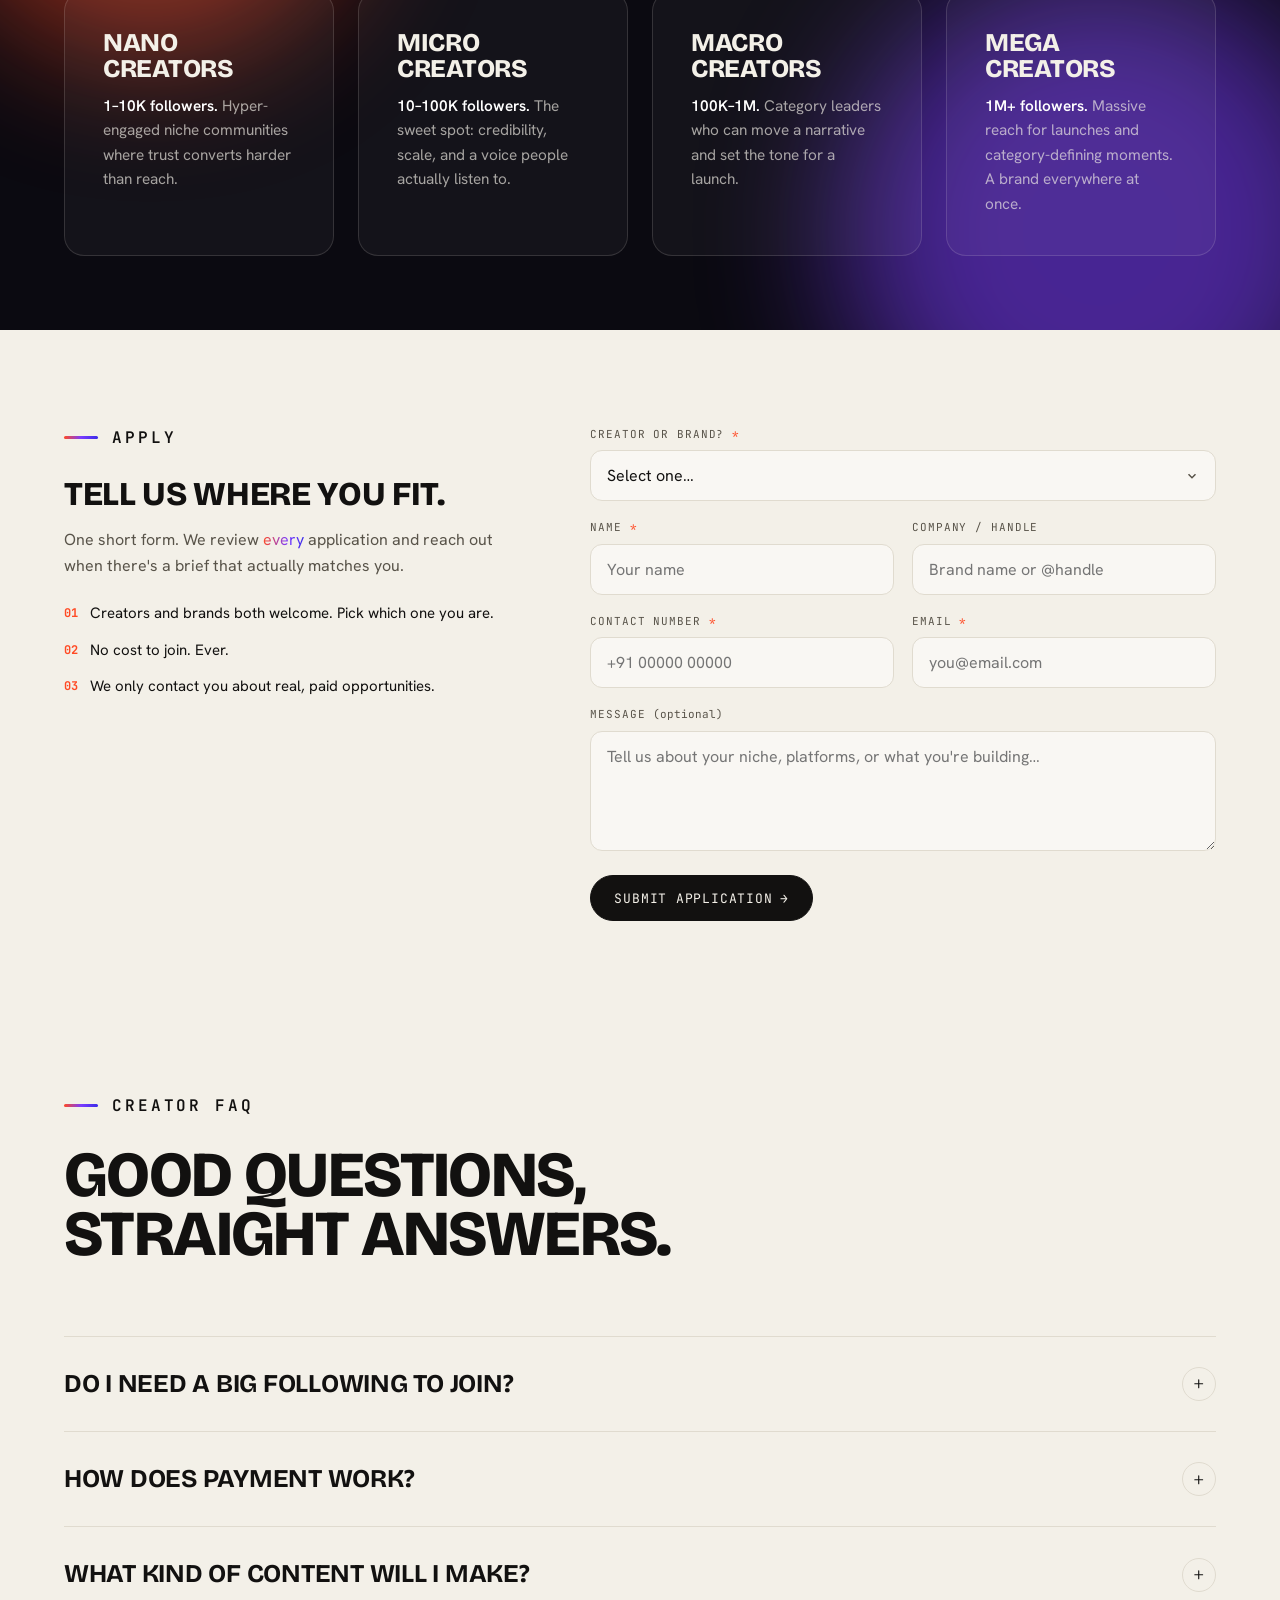
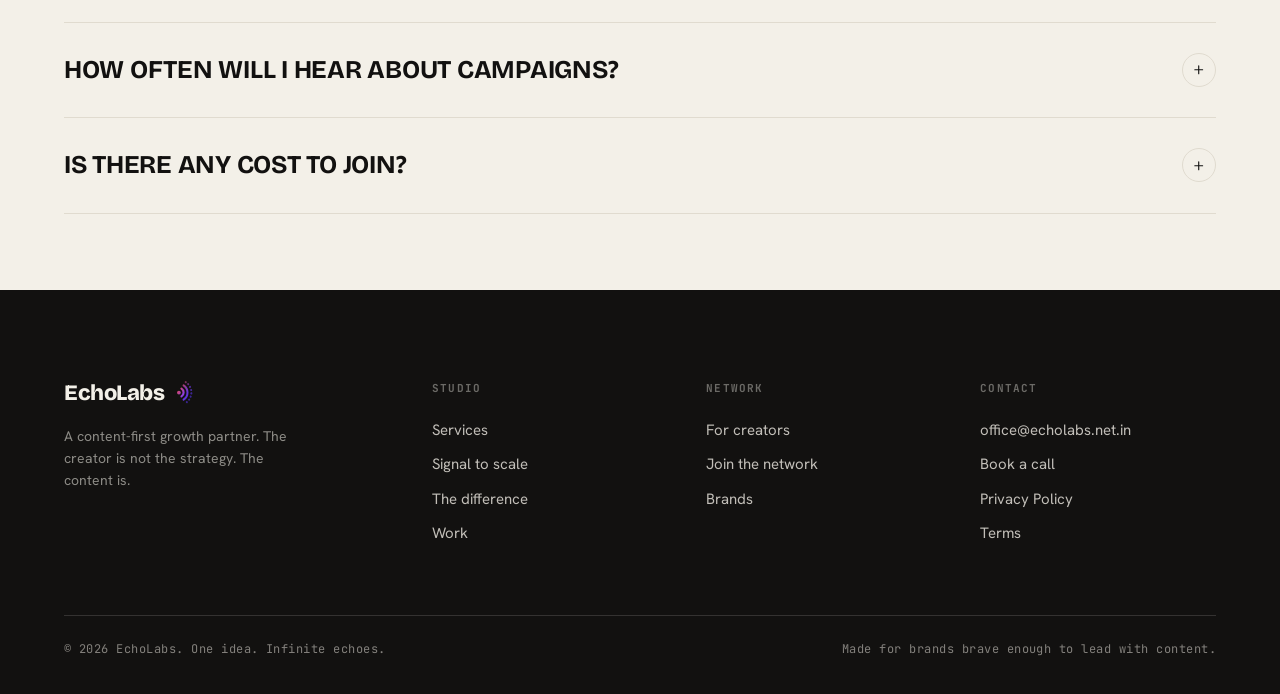
<file: creators.html>
<!DOCTYPE html>
<html lang="en">
<head>
<meta charset="UTF-8" />
<meta name="viewport" content="width=device-width, initial-scale=1.0" />
<title>Creator Network · EchoLabs</title>
<meta name="description" content="Join the EchoLabs Creator Network. Paid campaigns, long-term partnerships, and brand collaborations matched to your niche. Every tier welcome." />
<meta name="theme-color" content="#F3F0E8" />
<link rel="icon" type="image/svg+xml" href="echolabs-mark.svg" />
<link rel="icon" type="image/png" href="echolabs-mark.png" />
<link rel="apple-touch-icon" href="echolabs-mark.png" />
<link rel="preconnect" href="https://fonts.googleapis.com" />
<link rel="preconnect" href="https://fonts.gstatic.com" crossorigin />
<link href="https://fonts.googleapis.com/css2?family=Bricolage+Grotesque:opsz,wght@12..96,700;12..96,800&family=Hanken+Grotesk:wght@400;500;600&family=JetBrains+Mono:wght@400;500&display=swap" rel="stylesheet" />
<link rel="stylesheet" href="styles.css?v=20260629-2" />
</head>
<body>
<svg width="0" height="0" aria-hidden="true" style="position:absolute"><defs><linearGradient id="logoGrad" gradientUnits="userSpaceOnUse" x1="1" y1="8" x2="25" y2="24"><stop offset="0" stop-color="#FF4A24"/><stop offset="0.55" stop-color="#7B3DFF"/><stop offset="1" stop-color="#3A2BE8"/></linearGradient></defs></svg>
<a class="skip" href="#main">Skip to content</a>

<div class="cursor" aria-hidden="true">
  <div class="cursor__el cursor__r3"></div><div class="cursor__el cursor__r2"></div><div class="cursor__el cursor__r1"></div><div class="cursor__el cursor__dot"></div>
</div>

<header class="nav" id="nav">
  <div class="wrap nav__inner">
    <a class="logo" href="index.html" aria-label="EchoLabs home">
      <span class="logo__word">EchoLabs</span>
      <svg class="logo__mark" viewBox="0 0 25 32" fill="none" aria-hidden="true"><circle cx="5" cy="16" r="2.4" fill="url(#logoGrad)"/><path d="M8.27 10.97 A 6 6 0 0 1 8.27 21.03" stroke="url(#logoGrad)" stroke-width="2.8" stroke-linecap="round"/><path d="M11 6.78 A 11 11 0 0 1 11 25.22" stroke="url(#logoGrad)" stroke-width="2.6" stroke-linecap="round" opacity="0.85"/><path d="M13.72 2.6 A 16 16 0 0 1 13.72 29.4" stroke="url(#logoGrad)" stroke-width="2.6" stroke-linecap="round" stroke-dasharray="0.1 4.1" opacity="0.6"/></svg>
    </a>
    <nav class="nav__links" aria-label="Primary">
      <a href="index.html">Home</a>
      <a href="work.html">Work</a>
      <a href="creators.html" aria-current="page">Creators</a>
      <a href="contact.html">Contact</a>
    </nav>
    <div class="nav__cta"><a class="btn btn--primary btn--sm" href="#join"><span class="btn-label">Join the network</span><span class="btn-arrow" aria-hidden="true">→</span></a></div>
    <button class="nav__toggle" aria-label="Open menu" aria-expanded="false" aria-controls="menu"><span></span></button>
  </div>
</header>

<nav class="menu" id="menu" aria-hidden="true" aria-label="Mobile">
  <a href="index.html"><small>00 /</small> Home</a>
  <a href="work.html"><small>01 /</small> Work</a>
  <a href="creators.html"><small>02 /</small> Creators</a>
  <a href="contact.html"><small>03 /</small> Contact</a>
  <a class="btn btn--primary" href="#join"><span class="btn-label">Join the network</span><span class="btn-arrow" aria-hidden="true">→</span></a>
</nav>

<main id="main">

<!-- HERO -->
<section class="phero" aria-labelledby="cn-h">
  <div class="wrap">
    <span class="eyebrow phero__eyebrow"><b style="color:var(--ink);font-weight:500">For creators</b></span>
    <h1 id="cn-h">Join the EchoLabs <span class="accent">Creator Network.</span></h1>
    <p class="hero__sub phero__sub" style="opacity:1;transform:none;max-width:52ch">
      Get matched to paid campaigns and real brand partnerships that fit your niche.
    </p>
    <div class="hero__cta" style="opacity:1;transform:none;margin-top:32px">
      <a class="btn btn--primary" data-magnetic href="#join"><span class="btn-label">Apply to join</span><span class="btn-arrow" aria-hidden="true">→</span></a>
    </div>
  </div>
</section>

<!-- WHY JOIN -->
<section class="section" id="why-join" aria-labelledby="wj-h">
  <div class="wrap">
    <div class="section__head"><span class="eyebrow section__eyebrow"><b>Why join?</b></span><h2 id="wj-h" class="section__title">Real work. Real partners. Real pay.</h2></div>
    <div class="cards">
      <div class="card reveal">
        <span class="card__no">01</span>
        <svg class="card__icon" viewBox="0 0 24 24" fill="none" stroke="url(#logoGrad)" stroke-width="1.8" stroke-linecap="round" stroke-linejoin="round"><rect x="3" y="6" width="18" height="12" rx="2"/><circle cx="12" cy="12" r="2.6"/><path d="M6 9v.01M18 15v.01"/></svg>
        <h3 class="card__title">Paid Campaigns</h3>
        <p class="card__text">Briefs that <strong>pay properly</strong> and respect your craft. No exposure deals, no mystery rates. Clear scope, clear money.</p>
      </div>
      <div class="card reveal" data-d="1">
        <span class="card__no">02</span>
        <svg class="card__icon" viewBox="0 0 24 24" fill="none" stroke="url(#logoGrad)" stroke-width="1.8" stroke-linecap="round" stroke-linejoin="round"><path d="M8 12a4 4 0 0 1 0-8h2v3H9a1 1 0 0 0 0 5zM16 12a4 4 0 0 1 0 8h-2v-3h1a1 1 0 0 0 0-5z"/><path d="M10 12h4"/></svg>
        <h3 class="card__title">Long-Term Partnerships</h3>
        <p class="card__text">We build <strong>repeat relationships</strong>, not one-night campaigns. Grow with brands you actually believe in.</p>
      </div>
      <div class="card reveal" data-d="2">
        <span class="card__no">03</span>
        <svg class="card__icon" viewBox="0 0 24 24" fill="none" stroke="url(#logoGrad)" stroke-width="1.8" stroke-linecap="round" stroke-linejoin="round"><path d="M12 3l2.5 5 5.5.8-4 3.9.9 5.5L12 21l-4.9 2.7.9-5.5-4-3.9 5.5-.8z"/></svg>
        <h3 class="card__title">Brand Collaborations</h3>
        <p class="card__text">Work with brands <strong>matched to your audience</strong>. Fit first, so the content lands and you look good doing it.</p>
      </div>
      <div class="card reveal" data-d="3">
        <span class="card__no">04</span>
        <svg class="card__icon" viewBox="0 0 24 24" fill="none" stroke="url(#logoGrad)" stroke-width="1.8" stroke-linecap="round" stroke-linejoin="round"><circle cx="9" cy="8" r="3"/><path d="M3.5 19a5.5 5.5 0 0 1 11 0M16 6.5a3 3 0 0 1 0 5.8M16.5 19a5.5 5.5 0 0 0-3-4.9"/></svg>
        <h3 class="card__title">Community Access</h3>
        <p class="card__text">Join a network of creators sharing hooks, rates, and intel. <strong>Level up together</strong>, not alone.</p>
      </div>
    </div>
  </div>
</section>

<!-- WHO WE'RE LOOKING FOR -->
<section class="darkband on-dark" id="who" aria-labelledby="who-h">
  <div class="orb orb--1" aria-hidden="true"></div>
  <div class="orb orb--2" aria-hidden="true"></div>
  <div class="wrap darkband__inner">
    <div class="split-head">
      <div><span class="eyebrow section__eyebrow" style="color:rgba(243,240,232,.55)"><b style="color:#fff">Who we're looking for</b></span><h2 id="who-h">Every tier. <span class="accent">Cast for fit.</span></h2></div>
      <p class="darkband__lead">We don't filter by follower count. If your audience trusts you and your craft is sharp, there's a brief with your name on it.</p>
    </div>
    <div class="cards">
      <div class="card reveal"><h3 class="card__title">Nano Creators</h3><p class="card__text"><strong>1–10K followers.</strong> Hyper-engaged niche communities where trust converts harder than reach.</p></div>
      <div class="card reveal" data-d="1"><h3 class="card__title">Micro Creators</h3><p class="card__text"><strong>10–100K followers.</strong> The sweet spot: credibility, scale, and a voice people actually listen to.</p></div>
      <div class="card reveal" data-d="2"><h3 class="card__title">Macro Creators</h3><p class="card__text"><strong>100K–1M.</strong> Category leaders who can move a narrative and set the tone for a launch.</p></div>
      <div class="card reveal" data-d="3"><h3 class="card__title">Mega Creators</h3><p class="card__text"><strong>1M+ followers.</strong> Massive reach for launches and category-defining moments. A brand everywhere at once.</p></div>
    </div>
  </div>
</section>

<!-- JOIN FORM -->
<section class="section" id="join" aria-labelledby="join-h">
  <div class="wrap">
    <div class="formwrap">
      <div class="form-aside">
        <span class="eyebrow section__eyebrow"><b>Apply</b></span>
        <h3>Tell us where you fit.</h3>
        <p>One short form. We review <span class="accent">every</span> application and reach out when there's a brief that actually matches you.</p>
        <ul class="aside-list">
          <li><b>01</b><span>Creators and brands both welcome. Pick which one you are.</span></li>
          <li><b>02</b><span>No cost to join. Ever.</span></li>
          <li><b>03</b><span>We only contact you about real, paid opportunities.</span></li>
        </ul>
      </div>

      <form class="form" data-lead-form novalidate>
        <input type="hidden" name="source" value="Creator Network — Join Form" />
        <!-- honeypot -->
        <div class="honeypot" aria-hidden="true"><label>Company website<input type="text" name="company_website" tabindex="-1" autocomplete="off" /></label></div>

        <div class="field">
          <label for="type">Creator or Brand? <span class="req">*</span></label>
          <select id="type" name="type" required>
            <option value="" disabled selected>Select one…</option>
            <option value="Creator">I'm a Creator</option>
            <option value="Brand">I'm a Brand</option>
          </select>
          <span class="field__err">Please choose one.</span>
        </div>

        <div class="form__row">
          <div class="field">
            <label for="name">Name <span class="req">*</span></label>
            <input id="name" name="name" type="text" autocomplete="name" required placeholder="Your name" />
            <span class="field__err">Please enter your name.</span>
          </div>
          <div class="field">
            <label for="company">Company / Handle</label>
            <input id="company" name="company" type="text" autocomplete="organization" placeholder="Brand name or @handle" />
            <span class="field__err"></span>
          </div>
        </div>

        <div class="form__row">
          <div class="field">
            <label for="phone">Contact Number <span class="req">*</span></label>
            <input id="phone" name="phone" type="tel" autocomplete="tel" required placeholder="+91 00000 00000" />
            <span class="field__err">Please enter a valid number.</span>
          </div>
          <div class="field">
            <label for="email">Email <span class="req">*</span></label>
            <input id="email" name="email" type="email" autocomplete="email" required placeholder="you@email.com" />
            <span class="field__err">Please enter a valid email.</span>
          </div>
        </div>

        <div class="field">
          <label for="message">Message <span style="text-transform:none;letter-spacing:0">(optional)</span></label>
          <textarea id="message" name="message" placeholder="Tell us about your niche, platforms, or what you're building…"></textarea>
          <span class="field__err"></span>
        </div>

        <div class="form__submit">
          <button type="submit" class="btn btn--primary" data-magnetic><span class="btn-label">Submit application</span><span class="btn-arrow" aria-hidden="true">→</span></button>
          <p class="form__status" role="status" aria-live="polite"></p>
        </div>
      </form>
    </div>
  </div>
</section>

<!-- CREATOR FAQ -->
<section class="section section--tight" id="faq" aria-labelledby="faq-h">
  <div class="wrap">
    <div class="section__head"><span class="eyebrow section__eyebrow"><b>Creator FAQ</b></span><h2 id="faq-h" class="section__title">Good questions, straight answers.</h2></div>
    <div class="faq">
      <details>
        <summary>Do I need a big following to join?<span class="q-plus" aria-hidden="true"><svg viewBox="0 0 24 24" fill="none" stroke="#121110" stroke-width="2" stroke-linecap="round"><path d="M12 5v14M5 12h14"/></svg></span></summary>
        <div class="faq__a">Nope. We cast for fit, not follower counts. Nano and UGC creators with zero audience get matched to briefs every week. What matters is trust, craft, and the right niche.</div>
      </details>
      <details>
        <summary>How does payment work?<span class="q-plus" aria-hidden="true"><svg viewBox="0 0 24 24" fill="none" stroke="#121110" stroke-width="2" stroke-linecap="round"><path d="M12 5v14M5 12h14"/></svg></span></summary>
        <div class="faq__a">Every campaign is paid. Rates and scope are agreed up front in writing before you create anything. No exposure deals, no surprises. You're paid on the terms of each brief.</div>
      </details>
      <details>
        <summary>What kind of content will I make?<span class="q-plus" aria-hidden="true"><svg viewBox="0 0 24 24" fill="none" stroke="#121110" stroke-width="2" stroke-linecap="round"><path d="M12 5v14M5 12h14"/></svg></span></summary>
        <div class="faq__a">It depends on the brief: short-form video, UGC for paid ads, founder collaborations, long-term ambassador work. We share the concept and creative direction; you bring your voice.</div>
      </details>
      <details>
        <summary>How often will I hear about campaigns?<span class="q-plus" aria-hidden="true"><svg viewBox="0 0 24 24" fill="none" stroke="#121110" stroke-width="2" stroke-linecap="round"><path d="M12 5v14M5 12h14"/></svg></span></summary>
        <div class="faq__a">Only when there's a real match. We'd rather send you three relevant briefs a quarter than spam you daily. Joining the network puts you in the pool; fit decides the rest.</div>
      </details>
      <details>
        <summary>Is there any cost to join?<span class="q-plus" aria-hidden="true"><svg viewBox="0 0 24 24" fill="none" stroke="#121110" stroke-width="2" stroke-linecap="round"><path d="M12 5v14M5 12h14"/></svg></span></summary>
        <div class="faq__a">None. Joining the EchoLabs Creator Network is free. We make money from brands, not creators.</div>
      </details>
    </div>
  </div>
</section>

</main>

<footer class="footer">
  <div class="wrap">
    <div class="footer__top">
      <div class="footer__brand">
        <a class="logo" href="index.html" aria-label="EchoLabs home">
          <span class="logo__word">EchoLabs</span>
          <svg class="logo__mark" viewBox="0 0 25 32" fill="none" aria-hidden="true"><circle cx="5" cy="16" r="2.4" fill="url(#logoGrad)"/><path d="M8.27 10.97 A 6 6 0 0 1 8.27 21.03" stroke="url(#logoGrad)" stroke-width="2.8" stroke-linecap="round"/><path d="M11 6.78 A 11 11 0 0 1 11 25.22" stroke="url(#logoGrad)" stroke-width="2.6" stroke-linecap="round" opacity="0.85"/><path d="M13.72 2.6 A 16 16 0 0 1 13.72 29.4" stroke="url(#logoGrad)" stroke-width="2.6" stroke-linecap="round" stroke-dasharray="0.1 4.1" opacity="0.6"/></svg>
        </a>
        <p class="footer__tag">A content-first growth partner. The creator is not the strategy. The content is.</p>
      </div>
      <div class="footer__col"><h4>Studio</h4><a href="index.html#services">Services</a><a href="index.html#how">Signal to scale</a><a href="index.html#difference">The difference</a><a href="work.html">Work</a></div>
      <div class="footer__col"><h4>Network</h4><a href="creators.html">For creators</a><a href="creators.html#join">Join the network</a><a href="contact.html">Brands</a></div>
      <div class="footer__col"><h4>Contact</h4><a data-email href="#"><span data-email-text>office@echolabs.net.in</span></a><a data-book href="contact.html">Book a call</a><a href="privacy.html">Privacy Policy</a><a href="terms.html">Terms</a></div>
    </div>
    <div class="footer__bottom"><span>© <span data-year>2026</span> EchoLabs. One idea. Infinite echoes.</span><span>Made for brands brave enough to lead with content.</span></div>
  </div>
</footer>

<script src="config.js"></script>
<script src="app.js?v=20260629-2"></script>
</body>
</html>
</file>
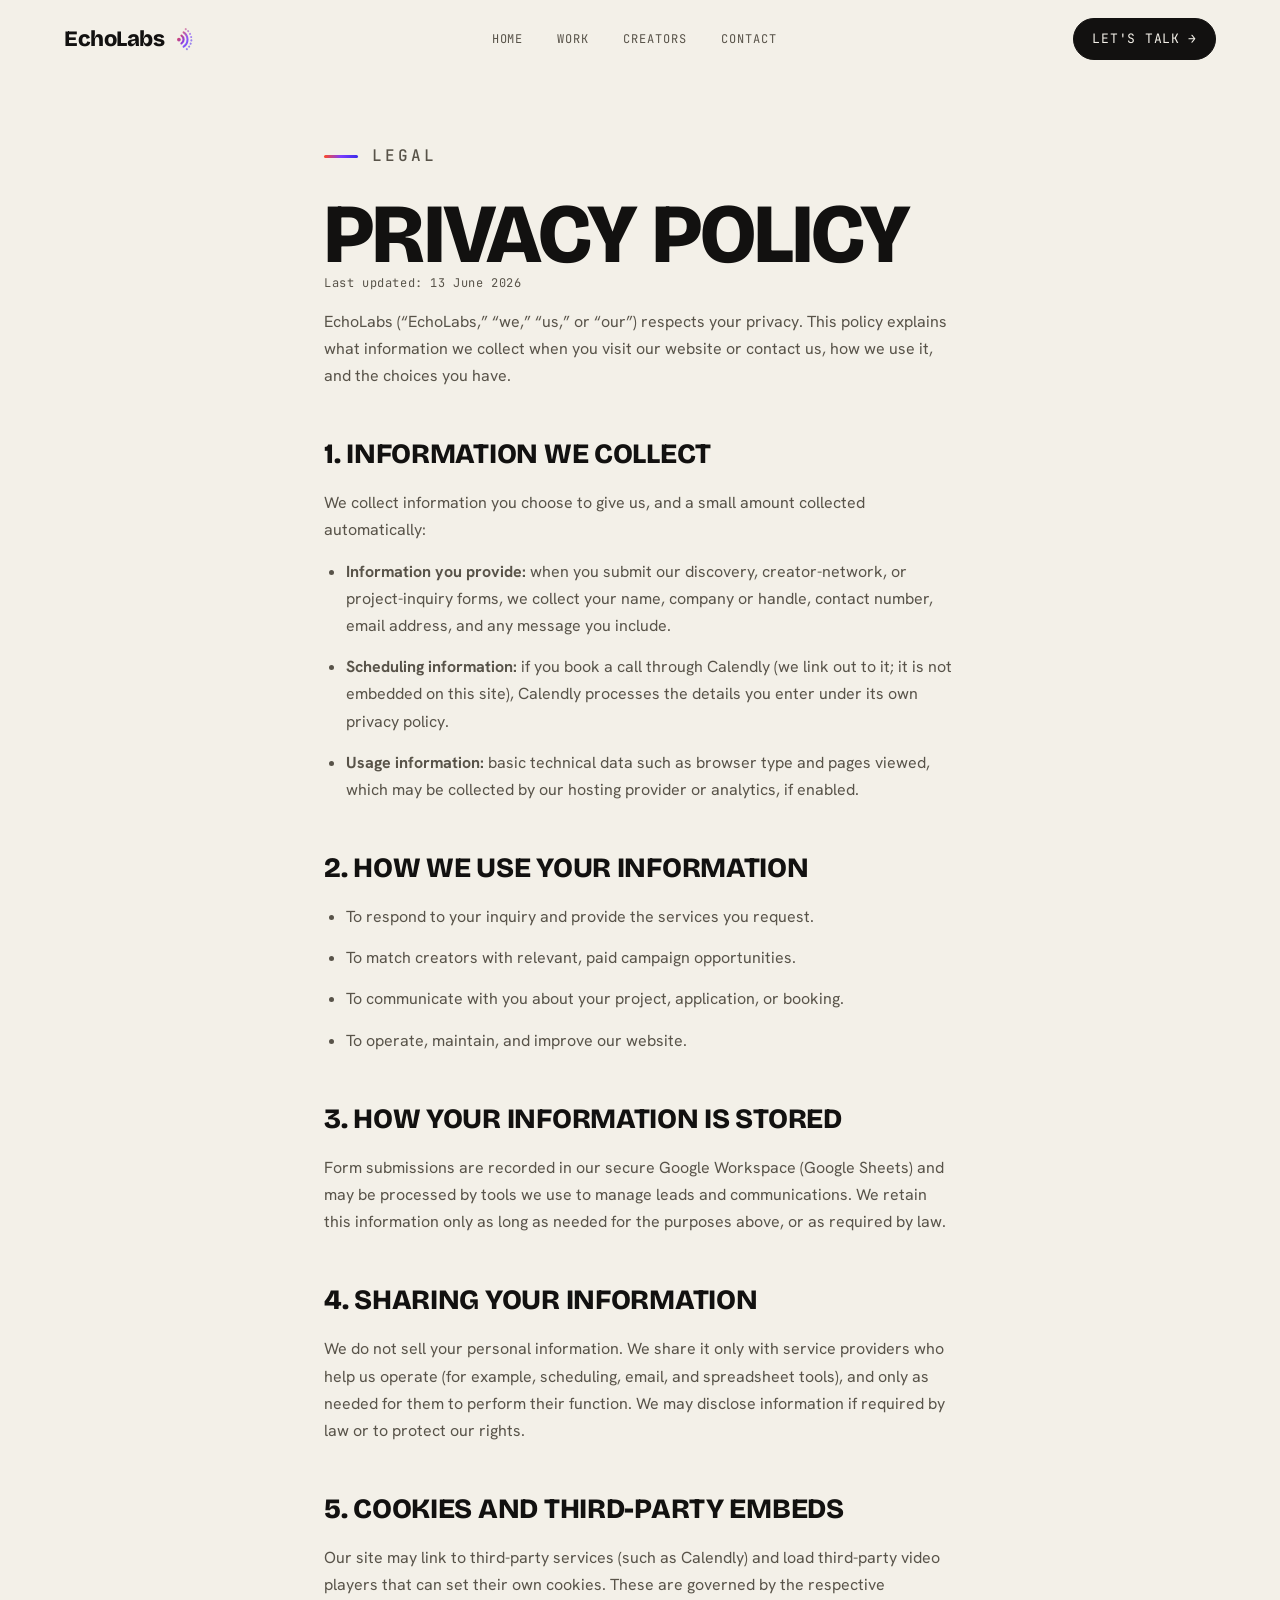
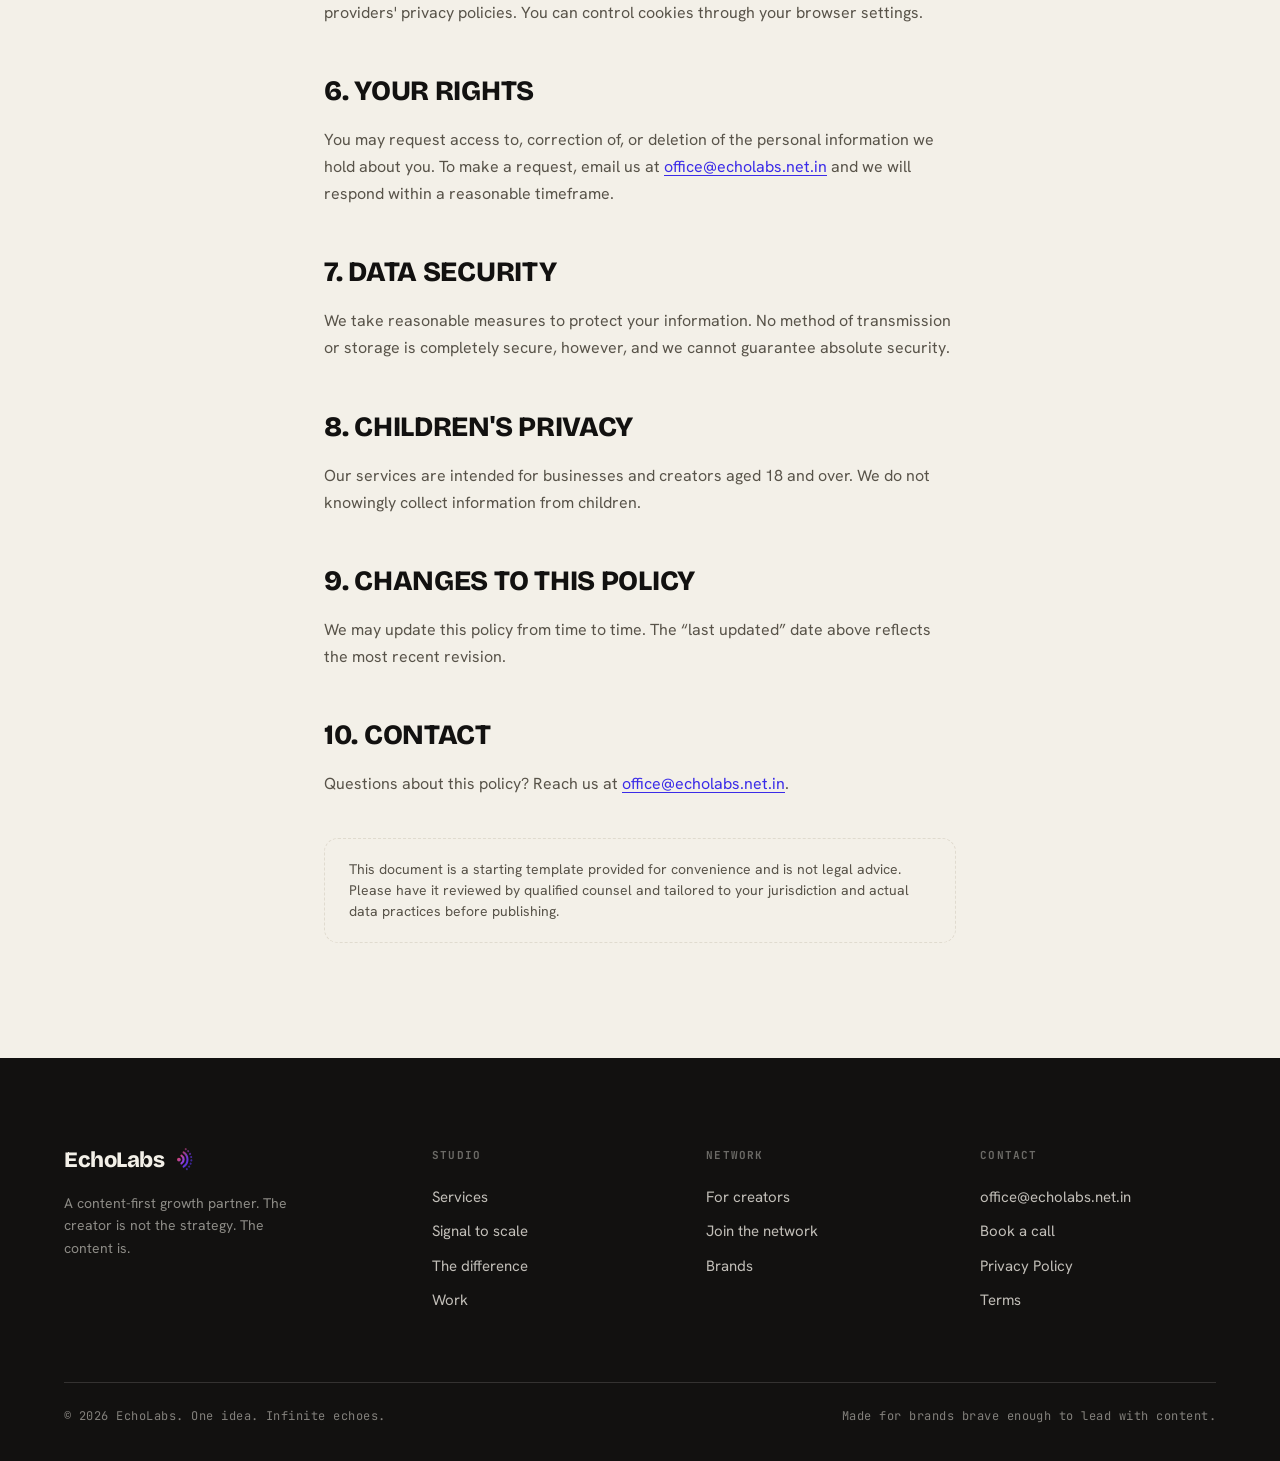
<file: privacy.html>
<!DOCTYPE html>
<html lang="en">
<head>
<meta charset="UTF-8" />
<meta name="viewport" content="width=device-width, initial-scale=1.0" />
<title>Privacy Policy · EchoLabs</title>
<meta name="description" content="How EchoLabs collects, uses, and protects your information." />
<meta name="theme-color" content="#F3F0E8" />
<link rel="icon" type="image/svg+xml" href="echolabs-mark.svg" />
<link rel="icon" type="image/png" href="echolabs-mark.png" />
<link rel="apple-touch-icon" href="echolabs-mark.png" />
<meta name="robots" content="noindex" />
<link rel="preconnect" href="https://fonts.googleapis.com" />
<link rel="preconnect" href="https://fonts.gstatic.com" crossorigin />
<link href="https://fonts.googleapis.com/css2?family=Bricolage+Grotesque:opsz,wght@12..96,700;12..96,800&family=Hanken+Grotesk:wght@400;500;600&family=JetBrains+Mono:wght@400;500&display=swap" rel="stylesheet" />
<link rel="stylesheet" href="styles.css?v=20260629-2" />
</head>
<body>
<svg width="0" height="0" aria-hidden="true" style="position:absolute"><defs><linearGradient id="logoGrad" gradientUnits="userSpaceOnUse" x1="1" y1="8" x2="25" y2="24"><stop offset="0" stop-color="#FF4A24"/><stop offset="0.55" stop-color="#7B3DFF"/><stop offset="1" stop-color="#3A2BE8"/></linearGradient></defs></svg>
<a class="skip" href="#main">Skip to content</a>

<div class="cursor" aria-hidden="true">
  <div class="cursor__el cursor__r3"></div><div class="cursor__el cursor__r2"></div><div class="cursor__el cursor__r1"></div><div class="cursor__el cursor__dot"></div>
</div>

<header class="nav" id="nav">
  <div class="wrap nav__inner">
    <a class="logo" href="index.html" aria-label="EchoLabs home">
      <span class="logo__word">EchoLabs</span>
      <svg class="logo__mark" viewBox="0 0 25 32" fill="none" aria-hidden="true"><circle cx="5" cy="16" r="2.4" fill="url(#logoGrad)"/><path d="M8.27 10.97 A 6 6 0 0 1 8.27 21.03" stroke="url(#logoGrad)" stroke-width="2.8" stroke-linecap="round"/><path d="M11 6.78 A 11 11 0 0 1 11 25.22" stroke="url(#logoGrad)" stroke-width="2.6" stroke-linecap="round" opacity="0.85"/><path d="M13.72 2.6 A 16 16 0 0 1 13.72 29.4" stroke="url(#logoGrad)" stroke-width="2.6" stroke-linecap="round" stroke-dasharray="0.1 4.1" opacity="0.6"/></svg>
    </a>
    <nav class="nav__links" aria-label="Primary">
      <a href="index.html">Home</a>
      <a href="work.html">Work</a>
      <a href="creators.html">Creators</a>
      <a href="contact.html">Contact</a>
    </nav>
    <div class="nav__cta"><a class="btn btn--primary btn--sm" data-book href="contact.html"><span class="btn-label">Let's Talk</span><span class="btn-arrow" aria-hidden="true">→</span></a></div>
    <button class="nav__toggle" aria-label="Open menu" aria-expanded="false" aria-controls="menu"><span></span></button>
  </div>
</header>

<nav class="menu" id="menu" aria-hidden="true" aria-label="Mobile">
  <a href="index.html"><small>00 /</small> Home</a>
  <a href="work.html"><small>01 /</small> Work</a>
  <a href="creators.html"><small>02 /</small> Creators</a>
  <a href="contact.html"><small>03 /</small> Contact</a>
  <a class="btn btn--primary" data-book href="contact.html"><span class="btn-label">Book a discovery call</span><span class="btn-arrow" aria-hidden="true">→</span></a>
</nav>

<main id="main" class="legal">
  <div class="wrap legal__doc">
    <span class="eyebrow section__eyebrow">Legal</span>
    <h1 class="display" style="font-size:clamp(40px,7vw,84px);margin-top:18px">Privacy Policy</h1>
    <p class="legal__meta">Last updated: 13 June 2026</p>

    <p>EchoLabs (“EchoLabs,” “we,” “us,” or “our”) respects your privacy. This policy explains what information we collect when you visit our website or contact us, how we use it, and the choices you have.</p>

    <h2>1. Information we collect</h2>
    <p>We collect information you choose to give us, and a small amount collected automatically:</p>
    <ul>
      <li><strong>Information you provide:</strong> when you submit our discovery, creator-network, or project-inquiry forms, we collect your name, company or handle, contact number, email address, and any message you include.</li>
      <li><strong>Scheduling information:</strong> if you book a call through Calendly (we link out to it; it is not embedded on this site), Calendly processes the details you enter under its own privacy policy.</li>
      <li><strong>Usage information:</strong> basic technical data such as browser type and pages viewed, which may be collected by our hosting provider or analytics, if enabled.</li>
    </ul>

    <h2>2. How we use your information</h2>
    <ul>
      <li>To respond to your inquiry and provide the services you request.</li>
      <li>To match creators with relevant, paid campaign opportunities.</li>
      <li>To communicate with you about your project, application, or booking.</li>
      <li>To operate, maintain, and improve our website.</li>
    </ul>

    <h2>3. How your information is stored</h2>
    <p>Form submissions are recorded in our secure Google Workspace (Google Sheets) and may be processed by tools we use to manage leads and communications. We retain this information only as long as needed for the purposes above, or as required by law.</p>

    <h2>4. Sharing your information</h2>
    <p>We do not sell your personal information. We share it only with service providers who help us operate (for example, scheduling, email, and spreadsheet tools), and only as needed for them to perform their function. We may disclose information if required by law or to protect our rights.</p>

    <h2>5. Cookies and third-party embeds</h2>
    <p>Our site may link to third-party services (such as Calendly) and load third-party video players that can set their own cookies. These are governed by the respective providers' privacy policies. You can control cookies through your browser settings.</p>

    <h2>6. Your rights</h2>
    <p>You may request access to, correction of, or deletion of the personal information we hold about you. To make a request, email us at <a data-email href="mailto:office@echolabs.net.in"><span data-email-text>office@echolabs.net.in</span></a> and we will respond within a reasonable timeframe.</p>

    <h2>7. Data security</h2>
    <p>We take reasonable measures to protect your information. No method of transmission or storage is completely secure, however, and we cannot guarantee absolute security.</p>

    <h2>8. Children's privacy</h2>
    <p>Our services are intended for businesses and creators aged 18 and over. We do not knowingly collect information from children.</p>

    <h2>9. Changes to this policy</h2>
    <p>We may update this policy from time to time. The “last updated” date above reflects the most recent revision.</p>

    <h2>10. Contact</h2>
    <p>Questions about this policy? Reach us at <a data-email href="mailto:office@echolabs.net.in"><span data-email-text>office@echolabs.net.in</span></a>.</p>

    <div class="legal__note">This document is a starting template provided for convenience and is not legal advice. Please have it reviewed by qualified counsel and tailored to your jurisdiction and actual data practices before publishing.</div>
  </div>
</main>

<footer class="footer">
  <div class="wrap">
    <div class="footer__top">
      <div class="footer__brand">
        <a class="logo" href="index.html" aria-label="EchoLabs home">
          <span class="logo__word">EchoLabs</span>
          <svg class="logo__mark" viewBox="0 0 25 32" fill="none" aria-hidden="true"><circle cx="5" cy="16" r="2.4" fill="url(#logoGrad)"/><path d="M8.27 10.97 A 6 6 0 0 1 8.27 21.03" stroke="url(#logoGrad)" stroke-width="2.8" stroke-linecap="round"/><path d="M11 6.78 A 11 11 0 0 1 11 25.22" stroke="url(#logoGrad)" stroke-width="2.6" stroke-linecap="round" opacity="0.85"/><path d="M13.72 2.6 A 16 16 0 0 1 13.72 29.4" stroke="url(#logoGrad)" stroke-width="2.6" stroke-linecap="round" stroke-dasharray="0.1 4.1" opacity="0.6"/></svg>
        </a>
        <p class="footer__tag">A content-first growth partner. The creator is not the strategy. The content is.</p>
      </div>
      <div class="footer__col"><h4>Studio</h4><a href="index.html#services">Services</a><a href="index.html#how">Signal to scale</a><a href="index.html#difference">The difference</a><a href="work.html">Work</a></div>
      <div class="footer__col"><h4>Network</h4><a href="creators.html">For creators</a><a href="creators.html#join">Join the network</a><a href="contact.html">Brands</a></div>
      <div class="footer__col"><h4>Contact</h4><a data-email href="#"><span data-email-text>office@echolabs.net.in</span></a><a data-book href="contact.html">Book a call</a><a href="privacy.html">Privacy Policy</a><a href="terms.html">Terms</a></div>
    </div>
    <div class="footer__bottom"><span>© <span data-year>2026</span> EchoLabs. One idea. Infinite echoes.</span><span>Made for brands brave enough to lead with content.</span></div>
  </div>
</footer>

<script src="config.js"></script>
<script src="app.js?v=20260629-2"></script>
</body>
</html>
</file>
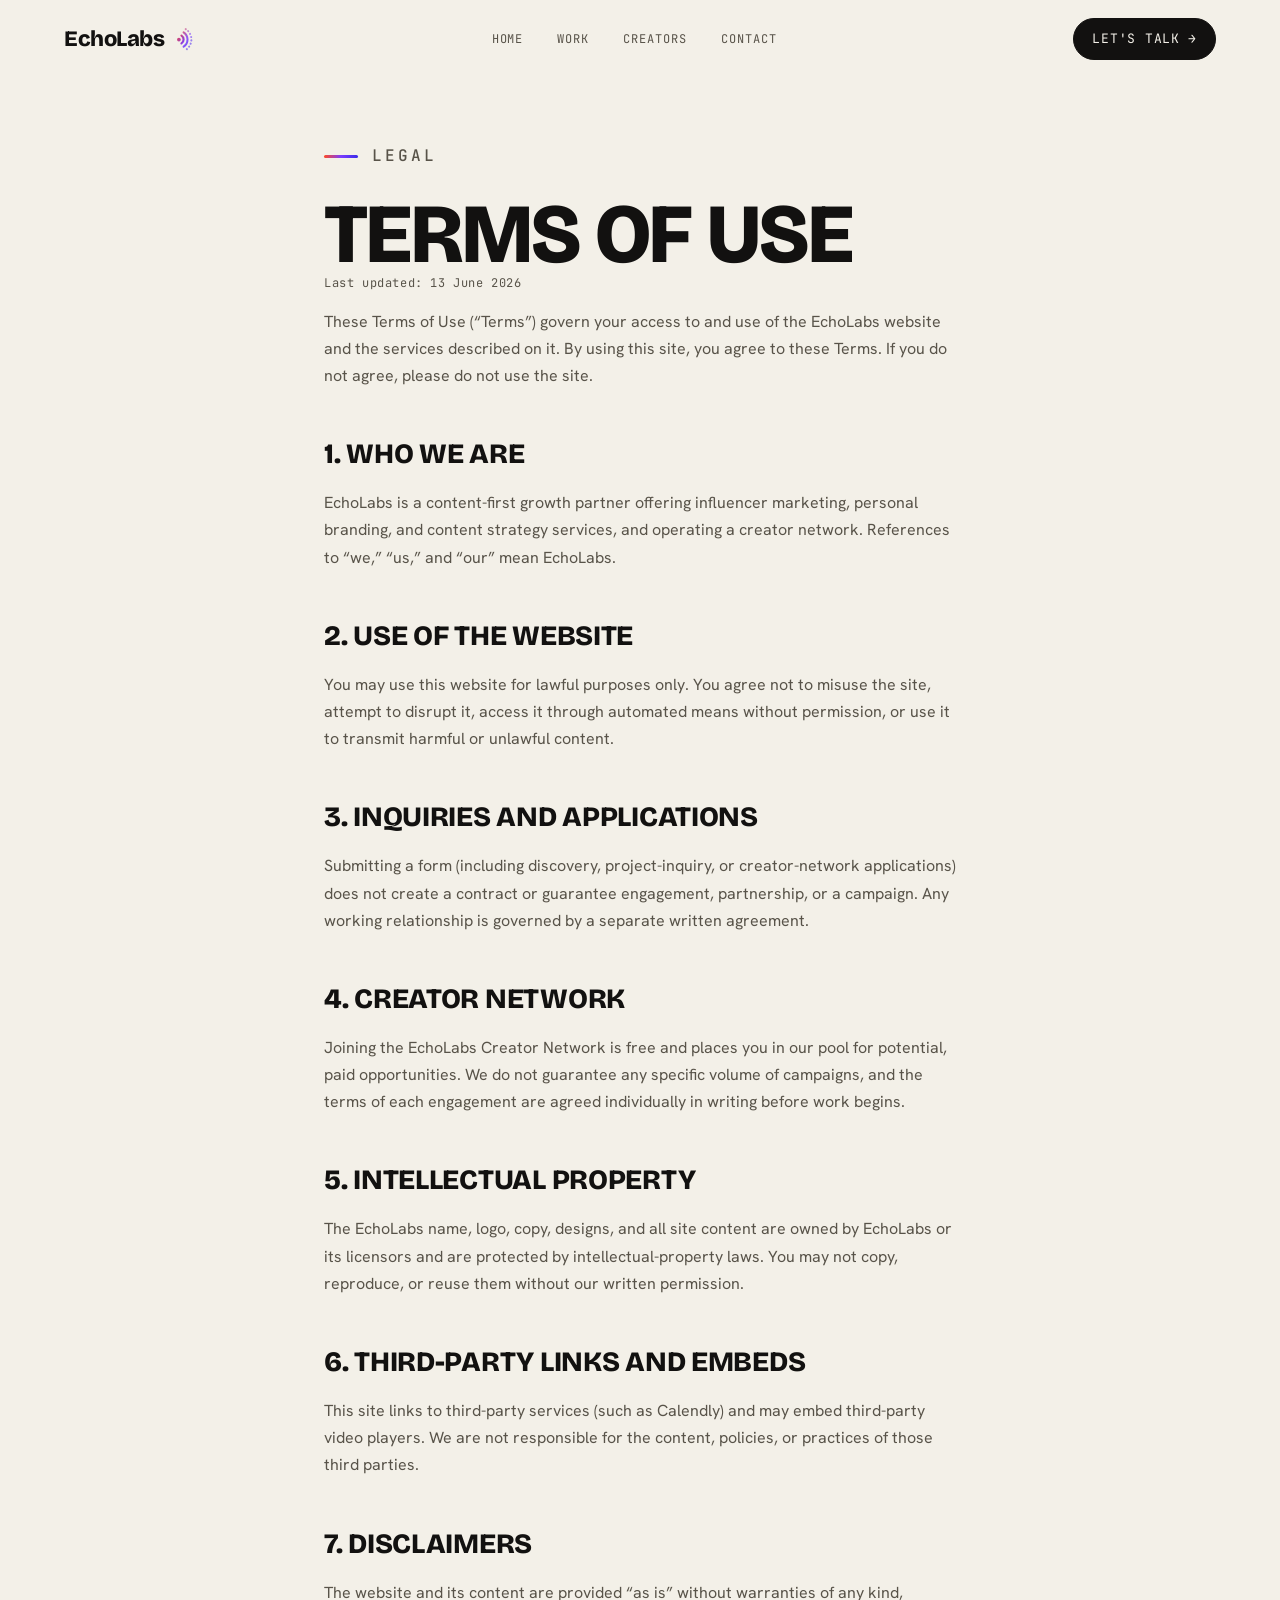
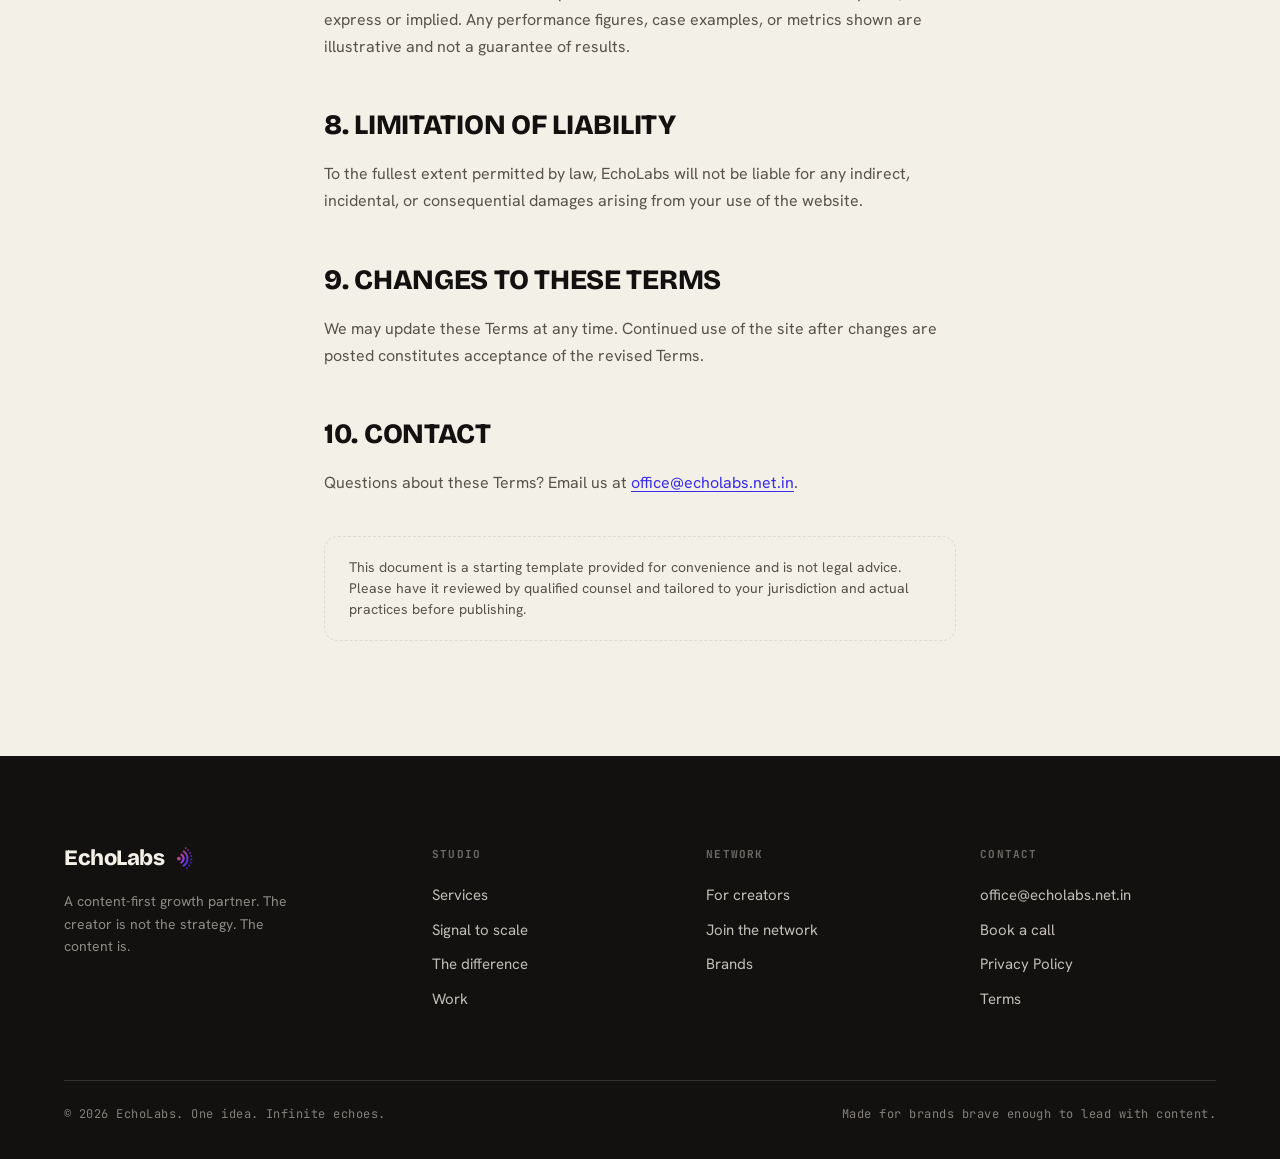
<file: terms.html>
<!DOCTYPE html>
<html lang="en">
<head>
<meta charset="UTF-8" />
<meta name="viewport" content="width=device-width, initial-scale=1.0" />
<title>Terms · EchoLabs</title>
<meta name="description" content="The terms governing your use of the EchoLabs website and services." />
<meta name="theme-color" content="#F3F0E8" />
<link rel="icon" type="image/svg+xml" href="echolabs-mark.svg" />
<link rel="icon" type="image/png" href="echolabs-mark.png" />
<link rel="apple-touch-icon" href="echolabs-mark.png" />
<meta name="robots" content="noindex" />
<link rel="preconnect" href="https://fonts.googleapis.com" />
<link rel="preconnect" href="https://fonts.gstatic.com" crossorigin />
<link href="https://fonts.googleapis.com/css2?family=Bricolage+Grotesque:opsz,wght@12..96,700;12..96,800&family=Hanken+Grotesk:wght@400;500;600&family=JetBrains+Mono:wght@400;500&display=swap" rel="stylesheet" />
<link rel="stylesheet" href="styles.css?v=20260629-2" />
</head>
<body>
<svg width="0" height="0" aria-hidden="true" style="position:absolute"><defs><linearGradient id="logoGrad" gradientUnits="userSpaceOnUse" x1="1" y1="8" x2="25" y2="24"><stop offset="0" stop-color="#FF4A24"/><stop offset="0.55" stop-color="#7B3DFF"/><stop offset="1" stop-color="#3A2BE8"/></linearGradient></defs></svg>
<a class="skip" href="#main">Skip to content</a>

<div class="cursor" aria-hidden="true">
  <div class="cursor__el cursor__r3"></div><div class="cursor__el cursor__r2"></div><div class="cursor__el cursor__r1"></div><div class="cursor__el cursor__dot"></div>
</div>

<header class="nav" id="nav">
  <div class="wrap nav__inner">
    <a class="logo" href="index.html" aria-label="EchoLabs home">
      <span class="logo__word">EchoLabs</span>
      <svg class="logo__mark" viewBox="0 0 25 32" fill="none" aria-hidden="true"><circle cx="5" cy="16" r="2.4" fill="url(#logoGrad)"/><path d="M8.27 10.97 A 6 6 0 0 1 8.27 21.03" stroke="url(#logoGrad)" stroke-width="2.8" stroke-linecap="round"/><path d="M11 6.78 A 11 11 0 0 1 11 25.22" stroke="url(#logoGrad)" stroke-width="2.6" stroke-linecap="round" opacity="0.85"/><path d="M13.72 2.6 A 16 16 0 0 1 13.72 29.4" stroke="url(#logoGrad)" stroke-width="2.6" stroke-linecap="round" stroke-dasharray="0.1 4.1" opacity="0.6"/></svg>
    </a>
    <nav class="nav__links" aria-label="Primary">
      <a href="index.html">Home</a>
      <a href="work.html">Work</a>
      <a href="creators.html">Creators</a>
      <a href="contact.html">Contact</a>
    </nav>
    <div class="nav__cta"><a class="btn btn--primary btn--sm" data-book href="contact.html"><span class="btn-label">Let's Talk</span><span class="btn-arrow" aria-hidden="true">→</span></a></div>
    <button class="nav__toggle" aria-label="Open menu" aria-expanded="false" aria-controls="menu"><span></span></button>
  </div>
</header>

<nav class="menu" id="menu" aria-hidden="true" aria-label="Mobile">
  <a href="index.html"><small>00 /</small> Home</a>
  <a href="work.html"><small>01 /</small> Work</a>
  <a href="creators.html"><small>02 /</small> Creators</a>
  <a href="contact.html"><small>03 /</small> Contact</a>
  <a class="btn btn--primary" data-book href="contact.html"><span class="btn-label">Book a discovery call</span><span class="btn-arrow" aria-hidden="true">→</span></a>
</nav>

<main id="main" class="legal">
  <div class="wrap legal__doc">
    <span class="eyebrow section__eyebrow">Legal</span>
    <h1 class="display" style="font-size:clamp(40px,7vw,84px);margin-top:18px">Terms of Use</h1>
    <p class="legal__meta">Last updated: 13 June 2026</p>

    <p>These Terms of Use (“Terms”) govern your access to and use of the EchoLabs website and the services described on it. By using this site, you agree to these Terms. If you do not agree, please do not use the site.</p>

    <h2>1. Who we are</h2>
    <p>EchoLabs is a content-first growth partner offering influencer marketing, personal branding, and content strategy services, and operating a creator network. References to “we,” “us,” and “our” mean EchoLabs.</p>

    <h2>2. Use of the website</h2>
    <p>You may use this website for lawful purposes only. You agree not to misuse the site, attempt to disrupt it, access it through automated means without permission, or use it to transmit harmful or unlawful content.</p>

    <h2>3. Inquiries and applications</h2>
    <p>Submitting a form (including discovery, project-inquiry, or creator-network applications) does not create a contract or guarantee engagement, partnership, or a campaign. Any working relationship is governed by a separate written agreement.</p>

    <h2>4. Creator network</h2>
    <p>Joining the EchoLabs Creator Network is free and places you in our pool for potential, paid opportunities. We do not guarantee any specific volume of campaigns, and the terms of each engagement are agreed individually in writing before work begins.</p>

    <h2>5. Intellectual property</h2>
    <p>The EchoLabs name, logo, copy, designs, and all site content are owned by EchoLabs or its licensors and are protected by intellectual-property laws. You may not copy, reproduce, or reuse them without our written permission.</p>

    <h2>6. Third-party links and embeds</h2>
    <p>This site links to third-party services (such as Calendly) and may embed third-party video players. We are not responsible for the content, policies, or practices of those third parties.</p>

    <h2>7. Disclaimers</h2>
    <p>The website and its content are provided “as is” without warranties of any kind, express or implied. Any performance figures, case examples, or metrics shown are illustrative and not a guarantee of results.</p>

    <h2>8. Limitation of liability</h2>
    <p>To the fullest extent permitted by law, EchoLabs will not be liable for any indirect, incidental, or consequential damages arising from your use of the website.</p>

    <h2>9. Changes to these Terms</h2>
    <p>We may update these Terms at any time. Continued use of the site after changes are posted constitutes acceptance of the revised Terms.</p>

    <h2>10. Contact</h2>
    <p>Questions about these Terms? Email us at <a data-email href="mailto:office@echolabs.net.in"><span data-email-text>office@echolabs.net.in</span></a>.</p>

    <div class="legal__note">This document is a starting template provided for convenience and is not legal advice. Please have it reviewed by qualified counsel and tailored to your jurisdiction and actual practices before publishing.</div>
  </div>
</main>

<footer class="footer">
  <div class="wrap">
    <div class="footer__top">
      <div class="footer__brand">
        <a class="logo" href="index.html" aria-label="EchoLabs home">
          <span class="logo__word">EchoLabs</span>
          <svg class="logo__mark" viewBox="0 0 25 32" fill="none" aria-hidden="true"><circle cx="5" cy="16" r="2.4" fill="url(#logoGrad)"/><path d="M8.27 10.97 A 6 6 0 0 1 8.27 21.03" stroke="url(#logoGrad)" stroke-width="2.8" stroke-linecap="round"/><path d="M11 6.78 A 11 11 0 0 1 11 25.22" stroke="url(#logoGrad)" stroke-width="2.6" stroke-linecap="round" opacity="0.85"/><path d="M13.72 2.6 A 16 16 0 0 1 13.72 29.4" stroke="url(#logoGrad)" stroke-width="2.6" stroke-linecap="round" stroke-dasharray="0.1 4.1" opacity="0.6"/></svg>
        </a>
        <p class="footer__tag">A content-first growth partner. The creator is not the strategy. The content is.</p>
      </div>
      <div class="footer__col"><h4>Studio</h4><a href="index.html#services">Services</a><a href="index.html#how">Signal to scale</a><a href="index.html#difference">The difference</a><a href="work.html">Work</a></div>
      <div class="footer__col"><h4>Network</h4><a href="creators.html">For creators</a><a href="creators.html#join">Join the network</a><a href="contact.html">Brands</a></div>
      <div class="footer__col"><h4>Contact</h4><a data-email href="#"><span data-email-text>office@echolabs.net.in</span></a><a data-book href="contact.html">Book a call</a><a href="privacy.html">Privacy Policy</a><a href="terms.html">Terms</a></div>
    </div>
    <div class="footer__bottom"><span>© <span data-year>2026</span> EchoLabs. One idea. Infinite echoes.</span><span>Made for brands brave enough to lead with content.</span></div>
  </div>
</footer>

<script src="config.js"></script>
<script src="app.js?v=20260629-2"></script>
</body>
</html>
</file>
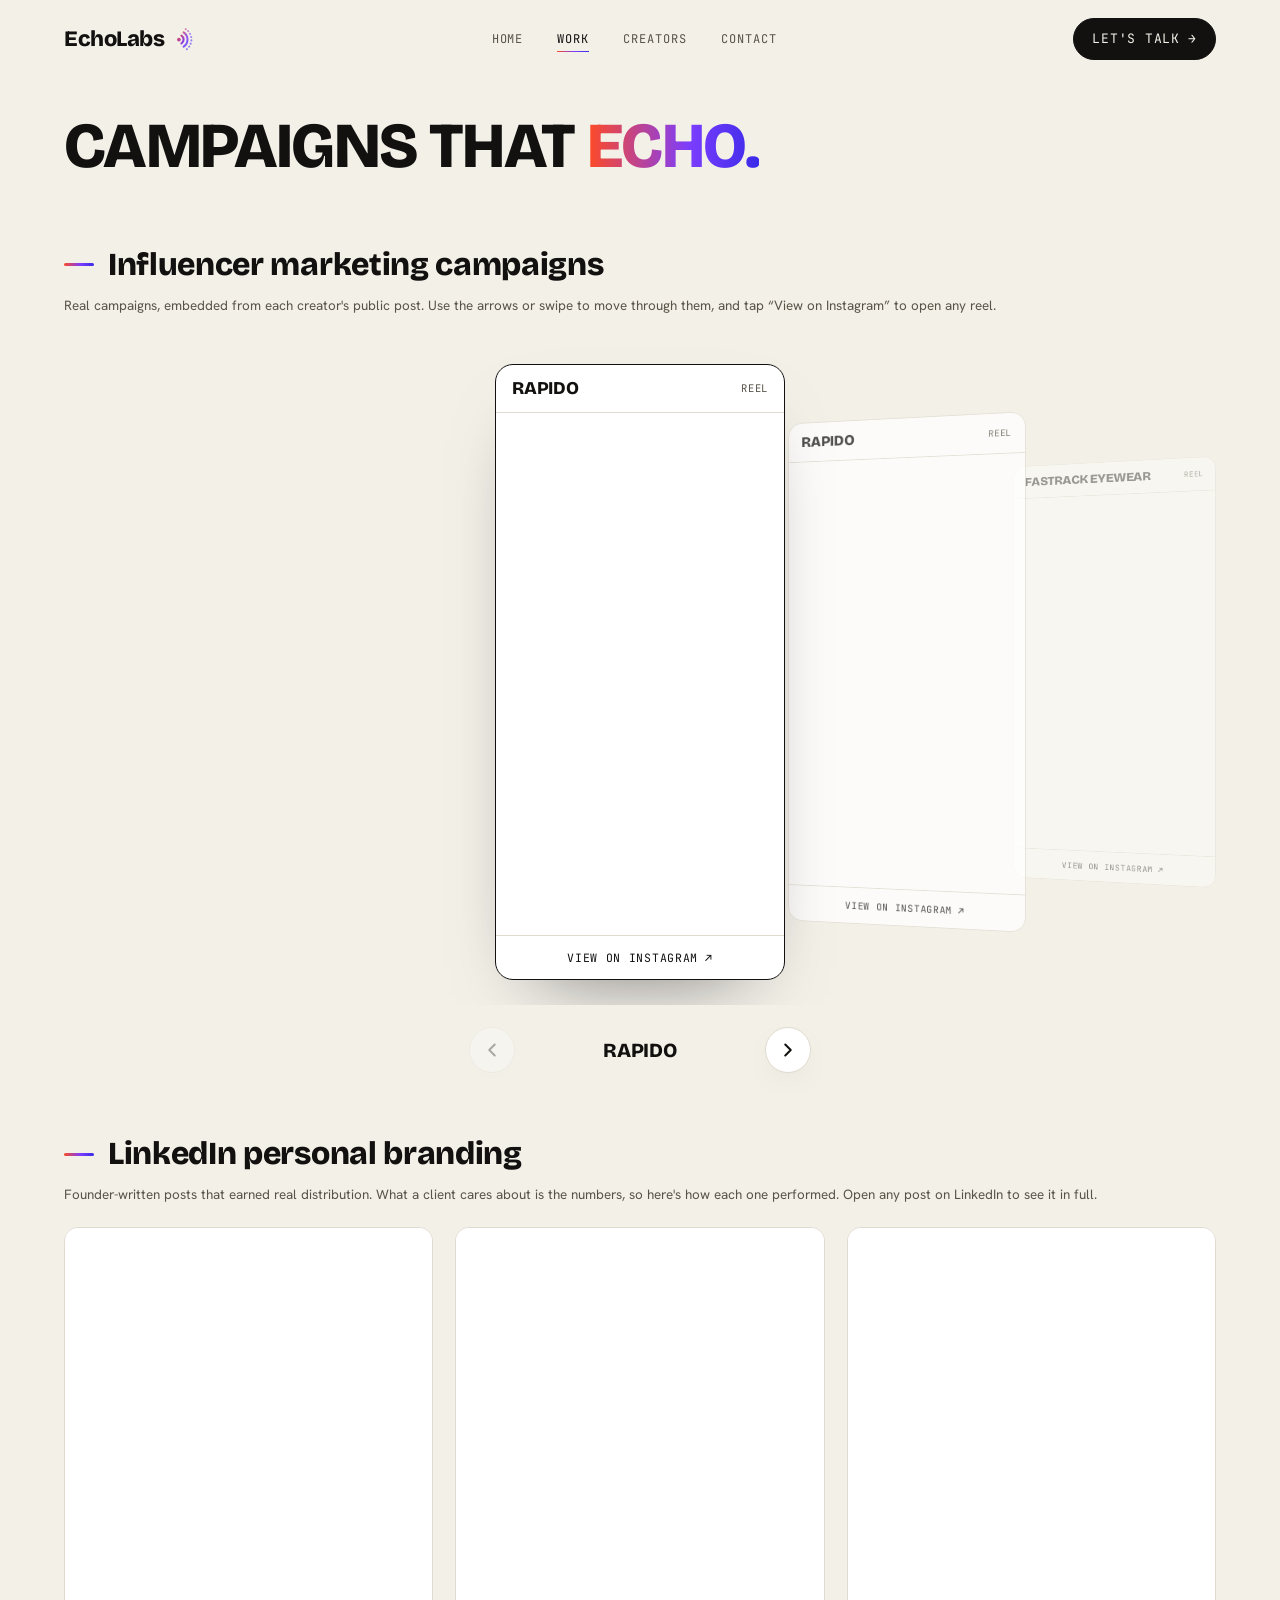
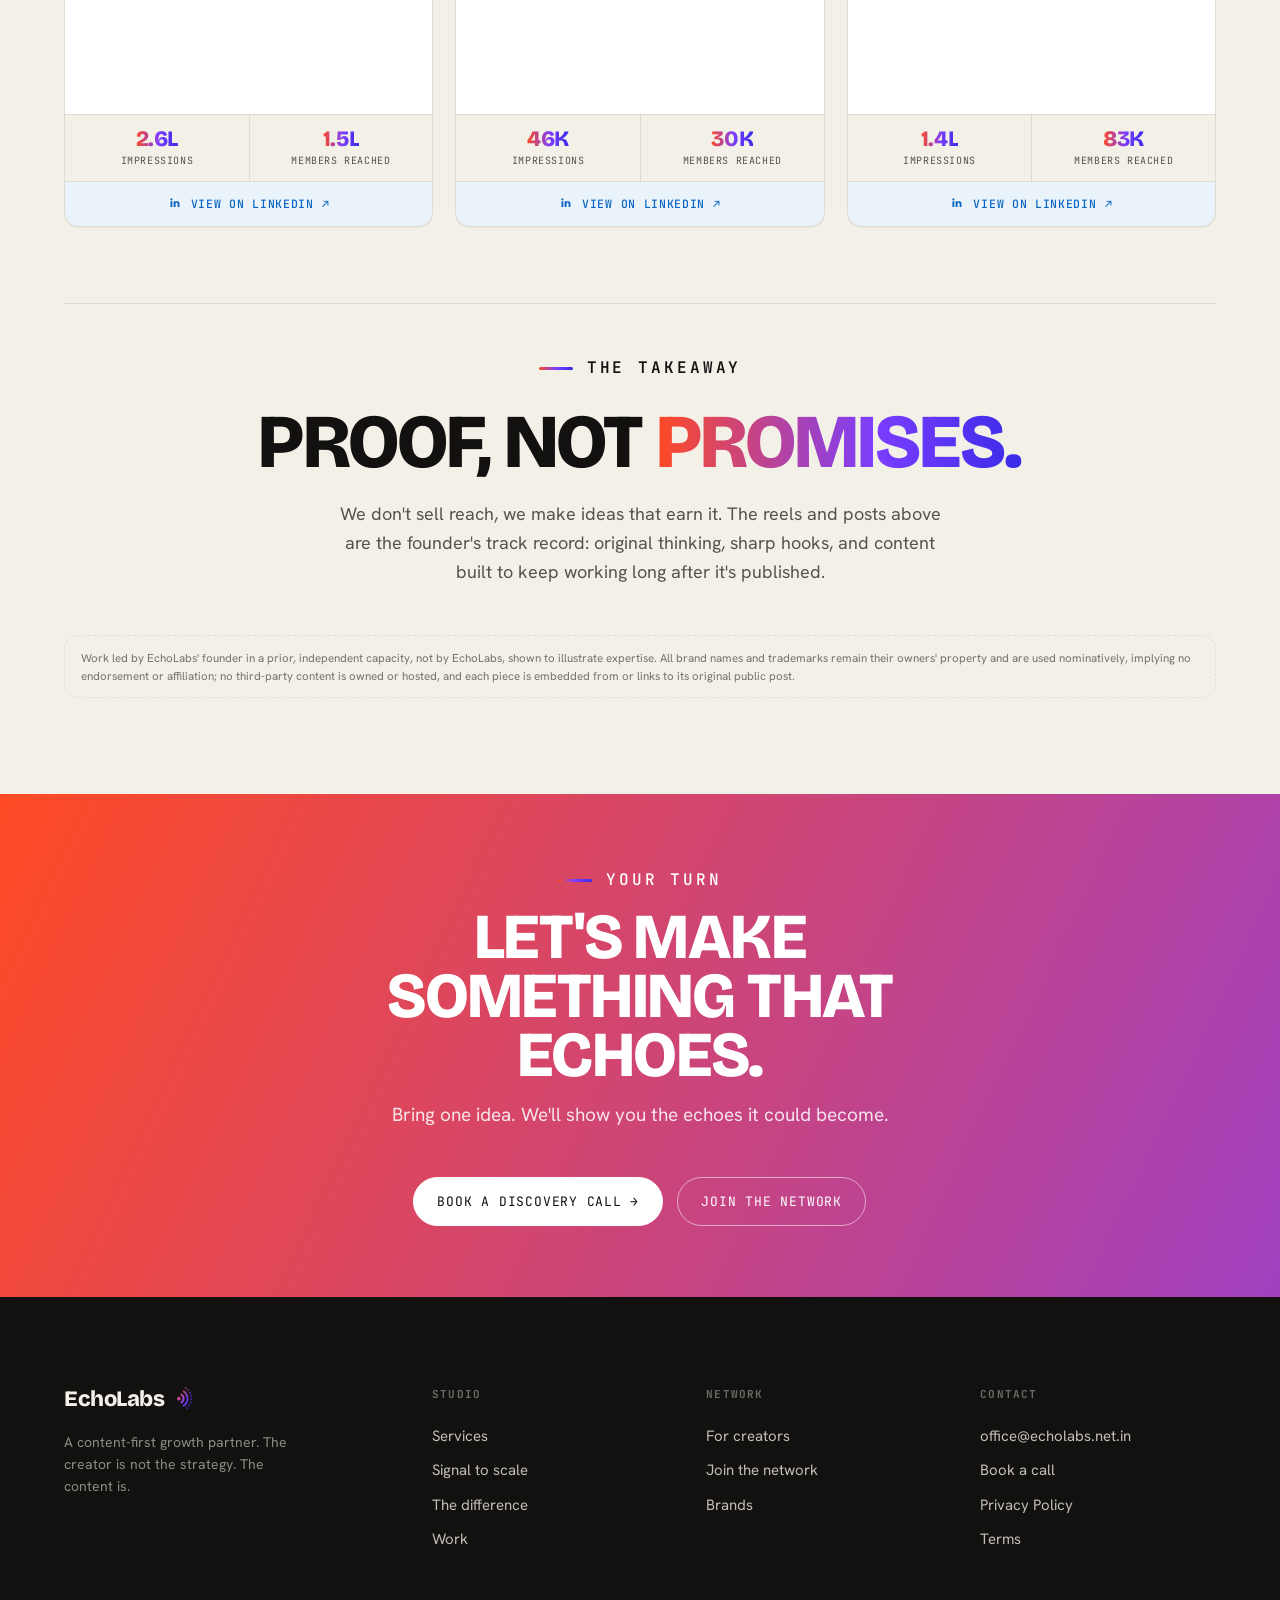
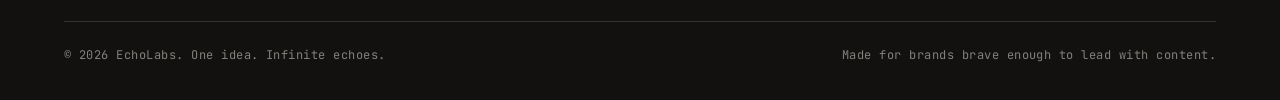
<file: work.html>
<!DOCTYPE html>
<html lang="en">
<head>
<meta charset="UTF-8" />
<meta name="viewport" content="width=device-width, initial-scale=1.0" />
<title>Work · EchoLabs</title>
<meta name="description" content="Selected work led by the EchoLabs founder: creator-led reel campaigns and LinkedIn case studies. One idea, everywhere your audience already is." />
<meta name="theme-color" content="#F3F0E8" />
<link rel="icon" type="image/svg+xml" href="echolabs-mark.svg" />
<link rel="icon" type="image/png" href="echolabs-mark.png" />
<link rel="apple-touch-icon" href="echolabs-mark.png" />
<link rel="preconnect" href="https://fonts.googleapis.com" />
<link rel="preconnect" href="https://fonts.gstatic.com" crossorigin />
<link href="https://fonts.googleapis.com/css2?family=Bricolage+Grotesque:opsz,wght@12..96,700;12..96,800&family=Hanken+Grotesk:wght@400;500;600&family=JetBrains+Mono:wght@400;500&display=swap" rel="stylesheet" />
<link rel="stylesheet" href="styles.css?v=20260629-2" />
</head>
<body>
<svg width="0" height="0" aria-hidden="true" style="position:absolute"><defs><linearGradient id="logoGrad" gradientUnits="userSpaceOnUse" x1="1" y1="8" x2="25" y2="24"><stop offset="0" stop-color="#FF4A24"/><stop offset="0.55" stop-color="#7B3DFF"/><stop offset="1" stop-color="#3A2BE8"/></linearGradient></defs></svg>
<a class="skip" href="#main">Skip to content</a>

<div class="cursor" aria-hidden="true">
  <div class="cursor__el cursor__r3"></div><div class="cursor__el cursor__r2"></div><div class="cursor__el cursor__r1"></div><div class="cursor__el cursor__dot"></div>
</div>

<header class="nav" id="nav">
  <div class="wrap nav__inner">
    <a class="logo" href="index.html" aria-label="EchoLabs home">
      <span class="logo__word">EchoLabs</span>
      <svg class="logo__mark" viewBox="0 0 25 32" fill="none" aria-hidden="true"><circle cx="5" cy="16" r="2.4" fill="url(#logoGrad)"/><path d="M8.27 10.97 A 6 6 0 0 1 8.27 21.03" stroke="url(#logoGrad)" stroke-width="2.8" stroke-linecap="round"/><path d="M11 6.78 A 11 11 0 0 1 11 25.22" stroke="url(#logoGrad)" stroke-width="2.6" stroke-linecap="round" opacity="0.85"/><path d="M13.72 2.6 A 16 16 0 0 1 13.72 29.4" stroke="url(#logoGrad)" stroke-width="2.6" stroke-linecap="round" stroke-dasharray="0.1 4.1" opacity="0.6"/></svg>
    </a>
    <nav class="nav__links" aria-label="Primary">
      <a href="index.html">Home</a>
      <a href="work.html" aria-current="page">Work</a>
      <a href="creators.html">Creators</a>
      <a href="contact.html">Contact</a>
    </nav>
    <div class="nav__cta"><a class="btn btn--primary btn--sm" data-book href="contact.html"><span class="btn-label">Let's Talk</span><span class="btn-arrow" aria-hidden="true">→</span></a></div>
    <button class="nav__toggle" aria-label="Open menu" aria-expanded="false" aria-controls="menu"><span></span></button>
  </div>
</header>

<nav class="menu" id="menu" aria-hidden="true" aria-label="Mobile">
  <a href="index.html"><small>00 /</small> Home</a>
  <a href="work.html"><small>01 /</small> Work</a>
  <a href="creators.html"><small>02 /</small> Creators</a>
  <a href="contact.html"><small>03 /</small> Contact</a>
  <a class="btn btn--primary" data-book href="contact.html"><span class="btn-label">Book a discovery call</span><span class="btn-arrow" aria-hidden="true">→</span></a>
</nav>

<main id="main">

<!-- SELECTED WORK — land directly on the work -->
<section class="section work-top" id="campaigns" aria-labelledby="camp-h">
  <div class="wrap">
    <div class="section__head">
      <h2 id="camp-h" class="section__title">Campaigns that <span class="accent">echo.</span></h2>
    </div>

    <h3 class="work-subhead">Influencer marketing campaigns</h3>
    <p class="work-note">Real campaigns, embedded from each creator's public post. Use the arrows or swipe to move through them, and tap “View on Instagram” to open any reel.</p>

    <div class="reelcarousel" data-reelcarousel>
      <div class="reelviewport">
        <div class="reelrail" data-reelrail role="list" aria-label="Campaign reels. Use the arrows or swipe to see more">

          <article class="reelcard" role="listitem">
            <div class="reelcard__head"><span class="reelcard__name">Rapido</span><span class="reelcard__tag">Reel</span></div>
            <div class="reelcard__embed"><iframe data-src="https://www.instagram.com/reel/DTPZ12zknnC/embed/" title="Rapido campaign reel" allowfullscreen></iframe></div>
            <a class="reelcard__cta" href="https://www.instagram.com/reel/DTPZ12zknnC/" target="_blank" rel="noopener">View on Instagram <span aria-hidden="true">↗</span></a>
          </article>

          <article class="reelcard" role="listitem">
            <div class="reelcard__head"><span class="reelcard__name">Rapido</span><span class="reelcard__tag">Reel</span></div>
            <div class="reelcard__embed"><iframe data-src="https://www.instagram.com/reel/DO5xGJDkmjU/embed/" title="Rapido campaign reel" allowfullscreen></iframe></div>
            <a class="reelcard__cta" href="https://www.instagram.com/reel/DO5xGJDkmjU/" target="_blank" rel="noopener">View on Instagram <span aria-hidden="true">↗</span></a>
          </article>

          <article class="reelcard" role="listitem">
            <div class="reelcard__head"><span class="reelcard__name">Fastrack Eyewear</span><span class="reelcard__tag">Reel</span></div>
            <div class="reelcard__embed"><iframe data-src="https://www.instagram.com/reel/DR1CXsKCAqq/embed/" title="Fastrack Eyewear campaign reel" allowfullscreen></iframe></div>
            <a class="reelcard__cta" href="https://www.instagram.com/reel/DR1CXsKCAqq/" target="_blank" rel="noopener">View on Instagram <span aria-hidden="true">↗</span></a>
          </article>

          <article class="reelcard" role="listitem">
            <div class="reelcard__head"><span class="reelcard__name">Google Gemini</span><span class="reelcard__tag">Reel</span></div>
            <div class="reelcard__embed"><iframe data-src="https://www.instagram.com/reel/DYSD33sJRpr/embed/" title="Google Gemini campaign reel" allowfullscreen></iframe></div>
            <a class="reelcard__cta" href="https://www.instagram.com/reel/DYSD33sJRpr/" target="_blank" rel="noopener">View on Instagram <span aria-hidden="true">↗</span></a>
          </article>

          <article class="reelcard" role="listitem">
            <div class="reelcard__head"><span class="reelcard__name">Google Gemini</span><span class="reelcard__tag">Reel</span></div>
            <div class="reelcard__embed"><iframe data-src="https://www.instagram.com/reel/DYPnFM7PsiS/embed/" title="Google Gemini campaign reel" allowfullscreen></iframe></div>
            <a class="reelcard__cta" href="https://www.instagram.com/reel/DYPnFM7PsiS/" target="_blank" rel="noopener">View on Instagram <span aria-hidden="true">↗</span></a>
          </article>

          <article class="reelcard" role="listitem">
            <div class="reelcard__head"><span class="reelcard__name">Philips OneBlade</span><span class="reelcard__tag">Reel</span></div>
            <div class="reelcard__embed"><iframe data-src="https://www.instagram.com/reel/DVX4OD4gllJ/embed/" title="Philips OneBlade campaign reel" allowfullscreen></iframe></div>
            <a class="reelcard__cta" href="https://www.instagram.com/reel/DVX4OD4gllJ/" target="_blank" rel="noopener">View on Instagram <span aria-hidden="true">↗</span></a>
          </article>

          <article class="reelcard" role="listitem">
            <div class="reelcard__head"><span class="reelcard__name">Philips OneBlade</span><span class="reelcard__tag">Reel</span></div>
            <div class="reelcard__embed"><iframe data-src="https://www.instagram.com/reel/DUNlFjhk-AW/embed/" title="Philips OneBlade campaign reel" allowfullscreen></iframe></div>
            <a class="reelcard__cta" href="https://www.instagram.com/reel/DUNlFjhk-AW/" target="_blank" rel="noopener">View on Instagram <span aria-hidden="true">↗</span></a>
          </article>

          <article class="reelcard" role="listitem">
            <div class="reelcard__head"><span class="reelcard__name">Coffee Island</span><span class="reelcard__tag">Reel</span></div>
            <div class="reelcard__embed"><iframe data-src="https://www.instagram.com/reel/DQWmFBliH2z/embed/" title="Coffee Island campaign reel" allowfullscreen></iframe></div>
            <a class="reelcard__cta" href="https://www.instagram.com/reel/DQWmFBliH2z/" target="_blank" rel="noopener">View on Instagram <span aria-hidden="true">↗</span></a>
          </article>

          <article class="reelcard" role="listitem">
            <div class="reelcard__head"><span class="reelcard__name">Coffee Island</span><span class="reelcard__tag">Reel</span></div>
            <div class="reelcard__embed"><iframe data-src="https://www.instagram.com/reel/DVngqjtE9p7/embed/" title="Coffee Island campaign reel" allowfullscreen></iframe></div>
            <a class="reelcard__cta" href="https://www.instagram.com/reel/DVngqjtE9p7/" target="_blank" rel="noopener">View on Instagram <span aria-hidden="true">↗</span></a>
          </article>

          <article class="reelcard" role="listitem">
            <div class="reelcard__head"><span class="reelcard__name">Fastrack Perfumes</span><span class="reelcard__tag">Reel</span></div>
            <div class="reelcard__embed"><iframe data-src="https://www.instagram.com/reel/DU7wuifgWmH/embed/" title="Fastrack Perfumes campaign reel" allowfullscreen></iframe></div>
            <a class="reelcard__cta" href="https://www.instagram.com/reel/DU7wuifgWmH/" target="_blank" rel="noopener">View on Instagram <span aria-hidden="true">↗</span></a>
          </article>

          <article class="reelcard" role="listitem">
            <div class="reelcard__head"><span class="reelcard__name">Fastrack Perfumes</span><span class="reelcard__tag">Reel</span></div>
            <div class="reelcard__embed"><iframe data-src="https://www.instagram.com/reel/DU8CS02kw0E/embed/" title="Fastrack Perfumes campaign reel" allowfullscreen></iframe></div>
            <a class="reelcard__cta" href="https://www.instagram.com/reel/DU8CS02kw0E/" target="_blank" rel="noopener">View on Instagram <span aria-hidden="true">↗</span></a>
          </article>

        </div>
      </div>
      <div class="reelctl">
        <button class="reelctl__btn" type="button" data-reel-prev aria-label="Previous reel"><svg viewBox="0 0 24 24" fill="none" stroke="currentColor" stroke-width="2.2" stroke-linecap="round" stroke-linejoin="round"><path d="M15 18l-6-6 6-6"/></svg></button>
        <span class="reelctl__brand" data-reel-brand aria-live="polite">Rapido</span>
        <button class="reelctl__btn" type="button" data-reel-next aria-label="Next reel"><svg viewBox="0 0 24 24" fill="none" stroke="currentColor" stroke-width="2.2" stroke-linecap="round" stroke-linejoin="round"><path d="M9 6l6 6-6 6"/></svg></button>
      </div>
    </div>

    <h3 class="work-subhead">LinkedIn personal branding</h3>
    <p class="work-note">Founder-written posts that earned real distribution. What a client cares about is the numbers, so here's how each one performed. Open any post on LinkedIn to see it in full.</p>

    <div class="li-rail">

      <div class="li-card">
        <div class="li-card__embed"><iframe data-src="https://www.linkedin.com/embed/feed/update/urn:li:share:7349042464696999936" title="LinkedIn post by Sanidhya Kala — Badshah's pizza brand" frameborder="0" allow="fullscreen" allowfullscreen></iframe></div>
        <ul class="li-metrics" aria-label="Post performance">
          <li><b>2.6L</b><span>Impressions</span></li>
          <li><b>1.5L</b><span>Members reached</span></li>
        </ul>
        <a class="li-card__cta" href="https://www.linkedin.com/posts/sanidhya-kala14_badshah-just-launched-a-pizza-brand-and-share-7349042464696999936-mhcy/" target="_blank" rel="noopener"><svg viewBox="0 0 24 24" fill="currentColor" aria-hidden="true"><path d="M6.94 8.5v9h-3v-9h3Zm.25-3.06a1.69 1.69 0 1 1-3.38 0 1.69 1.69 0 0 1 3.38 0ZM9 8.5h2.88v1.23h.04c.4-.72 1.38-1.48 2.84-1.48 3.04 0 3.6 1.86 3.6 4.28V17.5h-3v-4.4c0-1.05-.02-2.4-1.5-2.4-1.5 0-1.73 1.14-1.73 2.32V17.5H9v-9Z"/></svg>View on LinkedIn <span aria-hidden="true">↗</span></a>
      </div>

      <div class="li-card">
        <div class="li-card__embed"><iframe data-src="https://www.linkedin.com/embed/feed/update/urn:li:share:7342645148637458432" title="LinkedIn post by Sanidhya Kala — McDonald's ₹1 ketchup strategy" frameborder="0" allow="fullscreen" allowfullscreen></iframe></div>
        <ul class="li-metrics" aria-label="Post performance">
          <li><b>46K</b><span>Impressions</span></li>
          <li><b>30K</b><span>Members reached</span></li>
        </ul>
        <a class="li-card__cta" href="https://www.linkedin.com/posts/sanidhya-kala14_hey-i-ordered-an-aloo-tikki-and-a-mcpuff-share-7342645148637458432-B4Y2/" target="_blank" rel="noopener"><svg viewBox="0 0 24 24" fill="currentColor" aria-hidden="true"><path d="M6.94 8.5v9h-3v-9h3Zm.25-3.06a1.69 1.69 0 1 1-3.38 0 1.69 1.69 0 0 1 3.38 0ZM9 8.5h2.88v1.23h.04c.4-.72 1.38-1.48 2.84-1.48 3.04 0 3.6 1.86 3.6 4.28V17.5h-3v-4.4c0-1.05-.02-2.4-1.5-2.4-1.5 0-1.73 1.14-1.73 2.32V17.5H9v-9Z"/></svg>View on LinkedIn <span aria-hidden="true">↗</span></a>
      </div>

      <div class="li-card">
        <div class="li-card__embed"><iframe data-src="https://www.linkedin.com/embed/feed/update/urn:li:share:7331686650785255424" title="LinkedIn post by Sanidhya Kala — digital payments vs cash" frameborder="0" allow="fullscreen" allowfullscreen></iframe></div>
        <ul class="li-metrics" aria-label="Post performance">
          <li><b>1.4L</b><span>Impressions</span></li>
          <li><b>83K</b><span>Members reached</span></li>
        </ul>
        <a class="li-card__cta" href="https://www.linkedin.com/posts/sanidhya-kala14_me-bhaiya-qr-dena-paytm-kar-dunga-share-7331686650785255424-BpA5/" target="_blank" rel="noopener"><svg viewBox="0 0 24 24" fill="currentColor" aria-hidden="true"><path d="M6.94 8.5v9h-3v-9h3Zm.25-3.06a1.69 1.69 0 1 1-3.38 0 1.69 1.69 0 0 1 3.38 0ZM9 8.5h2.88v1.23h.04c.4-.72 1.38-1.48 2.84-1.48 3.04 0 3.6 1.86 3.6 4.28V17.5h-3v-4.4c0-1.05-.02-2.4-1.5-2.4-1.5 0-1.73 1.14-1.73 2.32V17.5H9v-9Z"/></svg>View on LinkedIn <span aria-hidden="true">↗</span></a>
      </div>

    </div>

    <!-- PROOF, NOT PROMISES — shown after the work -->
    <div class="proofblock reveal">
      <span class="eyebrow section__eyebrow"><b>The takeaway</b></span>
      <h2 class="proofblock__title">Proof, not <span class="accent">promises.</span></h2>
      <p class="proofblock__sub">We don't sell reach, we make ideas that earn it. The reels and posts above are the founder's track record: original thinking, sharp hooks, and content built to keep working long after it's published.</p>
    </div>

    <p class="work-disclaimer work-disclaimer--foot">Work led by EchoLabs' founder in a prior, independent capacity, not by EchoLabs, shown to illustrate expertise. All brand names and trademarks remain their owners' property and are used nominatively, implying no endorsement or affiliation; no third-party content is owned or hosted, and each piece is embedded from or links to its original public post.</p>
  </div>
</section>

<!-- FINAL CTA -->
<section class="final" aria-labelledby="final-h">
  <div class="wrap">
    <span class="eyebrow final__eyebrow"><span style="color:#fff">Your turn</span></span>
    <h2 id="final-h">Let's make something that echoes.</h2>
    <p class="final__sub">Bring one idea. We'll show you the echoes it could become.</p>
    <div class="final__cta">
      <a class="btn btn--primary" data-magnetic data-book href="contact.html"><span class="btn-label">Book a discovery call</span><span class="btn-arrow" aria-hidden="true">→</span></a>
      <a class="btn btn--ghost" data-magnetic href="creators.html"><span class="btn-label">Join the network</span></a>
    </div>
  </div>
</section>

</main>

<footer class="footer">
  <div class="wrap">
    <div class="footer__top">
      <div class="footer__brand">
        <a class="logo" href="index.html" aria-label="EchoLabs home">
          <span class="logo__word">EchoLabs</span>
          <svg class="logo__mark" viewBox="0 0 25 32" fill="none" aria-hidden="true"><circle cx="5" cy="16" r="2.4" fill="url(#logoGrad)"/><path d="M8.27 10.97 A 6 6 0 0 1 8.27 21.03" stroke="url(#logoGrad)" stroke-width="2.8" stroke-linecap="round"/><path d="M11 6.78 A 11 11 0 0 1 11 25.22" stroke="url(#logoGrad)" stroke-width="2.6" stroke-linecap="round" opacity="0.85"/><path d="M13.72 2.6 A 16 16 0 0 1 13.72 29.4" stroke="url(#logoGrad)" stroke-width="2.6" stroke-linecap="round" stroke-dasharray="0.1 4.1" opacity="0.6"/></svg>
        </a>
        <p class="footer__tag">A content-first growth partner. The creator is not the strategy. The content is.</p>
      </div>
      <div class="footer__col"><h4>Studio</h4><a href="index.html#services">Services</a><a href="index.html#how">Signal to scale</a><a href="index.html#difference">The difference</a><a href="work.html">Work</a></div>
      <div class="footer__col"><h4>Network</h4><a href="creators.html">For creators</a><a href="creators.html#join">Join the network</a><a href="contact.html">Brands</a></div>
      <div class="footer__col"><h4>Contact</h4><a data-email href="#"><span data-email-text>office@echolabs.net.in</span></a><a data-book href="contact.html">Book a call</a><a href="privacy.html">Privacy Policy</a><a href="terms.html">Terms</a></div>
    </div>
    <div class="footer__bottom"><span>© <span data-year>2026</span> EchoLabs. One idea. Infinite echoes.</span><span>Made for brands brave enough to lead with content.</span></div>
  </div>
</footer>

<script src="config.js"></script>
<script src="app.js?v=20260629-2"></script>
</body>
</html>
</file>
<file: styles.css>
/* ============================================================
   ECHOLABS — SHARED STYLES
   ============================================================ */

/* ---------- DESIGN TOKENS ---------- */
:root{
  --paper:#F3F0E8;
  --ink:#121110;
  --muted:#585349;
  --border:#E0DBCF;
  --coral:#FF4A24;
  --violet:#7B3DFF;
  --indigo:#3A2BE8;
  --night:#0B0A11;

  --grad: linear-gradient(90deg,#FF4A24,#7B3DFF 55%,#3A2BE8);
  --grad-soft: linear-gradient(90deg, rgba(255,74,36,.14), rgba(123,61,255,.14) 55%, rgba(58,43,232,.14));

  --font-display:'Bricolage Grotesque', system-ui, sans-serif;
  --font-body:'Hanken Grotesk', system-ui, sans-serif;
  --font-mono:'JetBrains Mono', ui-monospace, monospace;

  --maxw: 1320px;
  --gutter: clamp(20px, 5vw, 80px);
  --radius: 100px;
  --ease: cubic-bezier(.22,1,.36,1);
}

/* ---------- RESET / BASE ---------- */
*,*::before,*::after{ box-sizing:border-box; margin:0; padding:0; }
html{ scroll-behavior:smooth; -webkit-text-size-adjust:100%; background:var(--paper); overscroll-behavior-y:none; }
body{
  font-family:var(--font-body);
  background:var(--paper);
  color:var(--ink);
  line-height:1.5;
  font-size:clamp(16px,1.1vw,18px);
  overflow-x:hidden;
  overscroll-behavior-y:none;
  -webkit-font-smoothing:antialiased;
  text-rendering:optimizeLegibility;
}
img,svg{ display:block; max-width:100%; }
a{ color:inherit; text-decoration:none; }
button{ font-family:inherit; cursor:pointer; border:none; background:none; color:inherit; }
ul{ list-style:none; }

:focus-visible{ outline:2px solid var(--indigo); outline-offset:3px; border-radius:4px; }

.skip{
  position:absolute; left:-9999px; top:0; z-index:200;
  background:var(--ink); color:var(--paper);
  padding:12px 20px; border-radius:0 0 12px 0;
  font-family:var(--font-mono); font-size:12px; letter-spacing:.05em;
}
.skip:focus{ left:0; }

.wrap{ max-width:var(--maxw); margin:0 auto; padding-inline:var(--gutter); }
.visually-hidden{
  position:absolute!important; width:1px; height:1px; padding:0; margin:-1px;
  overflow:hidden; clip:rect(0 0 0 0); white-space:nowrap; border:0;
}

/* ---------- TYPOGRAPHY HELPERS ---------- */
.eyebrow{
  font-family:var(--font-mono); text-transform:uppercase;
  font-size:clamp(11px,1vw,12.5px); letter-spacing:.16em;
  color:var(--muted); font-weight:500;
}
.display{
  font-family:var(--font-display); font-weight:800;
  text-transform:uppercase; letter-spacing:-.02em; line-height:.92;
}
.gradient-text, .accent{
  background:var(--grad); -webkit-background-clip:text; background-clip:text;
  -webkit-text-fill-color:transparent; color:transparent;
}

/* ---------- BUTTONS ---------- */
.btn{
  position:relative; display:inline-flex; align-items:center; gap:.6em;
  font-family:var(--font-mono); text-transform:uppercase;
  font-size:13px; letter-spacing:.06em;
  padding:1.05em 1.8em; border-radius:var(--radius);
  border:1.5px solid var(--ink);
  transition:color .4s var(--ease), border-color .4s var(--ease), transform .2s var(--ease);
  will-change:transform; overflow:hidden; isolation:isolate;
  text-align:center;
}
.btn .btn-label{ position:relative; z-index:2; }
.btn .btn-arrow{ position:relative; z-index:2; transition:transform .4s var(--ease); }
.btn:hover .btn-arrow{ transform:translateX(4px); }

.btn--primary{ background:var(--ink); color:var(--paper); border-color:var(--ink); }
.btn--primary::before{ content:""; position:absolute; inset:0; z-index:1; background:linear-gradient(120deg,#7B3DFF,#3A2BE8); opacity:0; transition:opacity .45s var(--ease); }
.btn--primary:hover{ color:#fff; }
.btn--primary:hover::before{ opacity:1; }

.btn--ghost{ background:transparent; color:var(--ink); }
.btn--ghost::before{ content:""; position:absolute; inset:0; z-index:1; background:var(--grad); opacity:0; transition:opacity .45s var(--ease); }
.btn--ghost:hover{ color:#fff; border-color:transparent; }
.btn--ghost:hover::before{ opacity:1; }

.on-dark .btn--ghost{ color:var(--paper); border-color:rgba(243,240,232,.4); }
.on-dark .btn--ghost:hover{ color:#fff; border-color:transparent; }

.btn--sm{ padding:.8em 1.4em; }
/* Touch feedback: branded tap highlight + press-scale (mobile has no :hover) */
a, button, summary, [role="button"]{ -webkit-tap-highlight-color:rgba(123,61,255,.18); }
.btn:active, .reelbtn:active, .reeldot:active, .contact-opt:active, .tier:active, .build-item:active, .social:active, .li-card:active, .reelcard__cta:active, .li-card__cta:active{ transform:scale(.96); }

/* ---------- NAV ---------- */
.nav{
  position:fixed; inset:0 0 auto 0; z-index:100; padding-block:18px;
  transition:background .4s var(--ease), border-color .4s var(--ease), padding .4s var(--ease);
  border-bottom:1px solid transparent;
}
.nav.scrolled{
  background:rgba(243,240,232,.78);
  backdrop-filter:blur(14px) saturate(1.2);
  -webkit-backdrop-filter:blur(14px) saturate(1.2);
  border-bottom:1px solid var(--border); padding-block:12px;
}
.nav__inner{ display:flex; align-items:center; justify-content:space-between; gap:24px; }
.logo{ display:inline-flex; align-items:center; gap:11px; }
.logo__mark{ height:25px; width:auto; flex:none; }
.logo__word{ font-family:var(--font-display); font-weight:800; letter-spacing:-.02em; font-size:22px; line-height:1; }
.nav__links{ display:flex; align-items:center; gap:34px; }
.nav__links a{
  font-family:var(--font-mono); text-transform:uppercase; font-size:12px;
  letter-spacing:.08em; color:var(--muted); position:relative; padding-block:4px;
  transition:color .3s var(--ease);
}
.nav__links a::after{ content:""; position:absolute; left:0; bottom:0; height:1.5px; width:0; background:var(--grad); transition:width .35s var(--ease); }
.nav__links a:hover, .nav__links a[aria-current="page"]{ color:var(--ink); }
.nav__links a:hover::after, .nav__links a[aria-current="page"]::after{ width:100%; }
.nav__cta{ display:inline-flex; }

/* Mobile menu toggle */
.nav__toggle{
  display:none; width:44px; height:44px; border:1px solid var(--border);
  border-radius:50%; place-items:center; background:rgba(255,255,255,.4);
}
.nav__toggle span{ display:block; width:18px; height:2px; background:var(--ink); position:relative; transition:transform .3s var(--ease), opacity .2s; }
.nav__toggle span::before, .nav__toggle span::after{ content:""; position:absolute; left:0; width:18px; height:2px; background:var(--ink); transition:transform .3s var(--ease); }
.nav__toggle span::before{ top:-6px; } .nav__toggle span::after{ top:6px; }
body.menu-open .nav__toggle span{ background:transparent; }
body.menu-open .nav__toggle span::before{ transform:translateY(6px) rotate(45deg); }
body.menu-open .nav__toggle span::after{ transform:translateY(-6px) rotate(-45deg); }

/* Mobile menu panel */
.menu{
  position:fixed; inset:0; z-index:90; background:var(--paper); height:100dvh;
  display:flex; flex-direction:column; justify-content:center; gap:6px;
  padding:max(var(--gutter),env(safe-area-inset-top)) var(--gutter) max(var(--gutter),env(safe-area-inset-bottom));
  transform:translateY(-100%); transition:transform .5s var(--ease);
  visibility:hidden;
}
body.menu-open{ overflow:hidden; }
body.menu-open .menu{ transform:translateY(0); visibility:visible; }
.menu a{
  font-family:var(--font-display); font-weight:800; text-transform:uppercase;
  letter-spacing:-.02em; font-size:clamp(40px,11vw,72px); line-height:1.02; color:var(--ink);
}
.menu a small{ font-family:var(--font-mono); font-size:13px; letter-spacing:.1em; color:var(--muted); -webkit-text-fill-color:initial; }
.menu .btn{ align-self:flex-start; margin-top:24px; font-size:13px; line-height:1; letter-spacing:.06em; color:var(--paper); }
.menu .btn:hover{ color:#fff; }
.menu .btn .btn-label{ font-size:13px; }

@media (max-width: 920px){
  .nav__links{ display:none; }
  .nav__cta{ display:none; }
  .nav__toggle{ display:grid; }
}
@media (max-width: 400px){
  .menu a{ font-size:clamp(32px, 10vw, 44px); }
}

/* ---------- ECHO CURSOR ---------- */
.cursor{ position:fixed; top:0; left:0; z-index:9999; pointer-events:none; mix-blend-mode:difference; opacity:0; transition:opacity .3s ease; }
body.cursor-on .cursor{ opacity:1; }
.cursor__el{ position:absolute; top:0; left:0; border-radius:50%; transform:translate(-50%,-50%); border:1.5px solid #fff; will-change:transform,width,height; }
.cursor__dot{ width:6px; height:6px; background:#fff; border:none; }
.cursor__r1{ width:16px; height:16px; border-width:1px; }
.cursor__r2{ width:24px; height:24px; opacity:.5; border-width:1px; }
.cursor__r3{ display:none; }
body.cursor-on, body.cursor-on *{ cursor:none !important; }

/* ---------- SECTION SCAFFOLD ---------- */
.section{ padding-block:clamp(64px,7.5vw,104px); position:relative; }
.section--tight{ padding-block:clamp(52px,6vw,84px); }
.section__head{ margin-bottom:clamp(40px,6vw,72px); }
.section__eyebrow{ display:block; margin-bottom:22px; }
.section__eyebrow b{ color:var(--ink); font-weight:500; }
.section__title{ font-family:var(--font-display); font-weight:800; text-transform:uppercase; letter-spacing:-.025em; line-height:.92; font-size:clamp(34px,5vw,68px); max-width:18ch; }
.lead{ color:var(--muted); font-size:clamp(17px,1.5vw,21px); line-height:1.55; max-width:54ch; }
.lead strong{ color:var(--ink); font-weight:600; }

/* Scroll reveal */
.reveal{ opacity:0; transform:translateY(28px); transition:opacity .9s var(--ease), transform .9s var(--ease); }
.reveal.in{ opacity:1; transform:none; }
.reveal[data-d="1"]{ transition-delay:.1s; }
.reveal[data-d="2"]{ transition-delay:.2s; }
.reveal[data-d="3"]{ transition-delay:.3s; }

/* ---------- HERO ---------- */
.hero{ position:relative; padding-top:clamp(92px,12vh,126px); padding-bottom:clamp(16px,2.5vh,30px); overflow:hidden; }
.hero__tag{ display:inline-flex; align-items:center; gap:10px; border:1px solid var(--border); background:rgba(255,255,255,.35); border-radius:var(--radius); padding:8px 16px 8px 14px; margin-bottom:clamp(14px,2vw,24px); }
.hero__dot{ width:8px; height:8px; border-radius:50%; background:var(--coral); flex:none; position:relative; }
.hero__dot::after{ content:""; position:absolute; inset:0; border-radius:50%; background:var(--coral); animation:pulse 2s ease-out infinite; }
@keyframes pulse{ 0%{ transform:scale(1); opacity:.7; } 100%{ transform:scale(3.4); opacity:0; } }
.hero__tag .eyebrow{ color:var(--ink); }
.hero h1{ font-family:var(--font-display); font-weight:800; text-transform:uppercase; letter-spacing:-.03em; line-height:.9; font-size:clamp(40px,8.4vw,116px); }
.line-mask{ overflow:hidden; display:block; padding-block:.02em; }
.line-mask > span{ display:block; transform:translateY(112%); transition:transform 1.05s var(--ease); }
body.loaded .line-mask > span{ transform:translateY(0); }
body.loaded .line-mask:nth-child(2) > span{ transition-delay:.12s; }
.hero__sub{ max-width:44ch; margin-top:clamp(16px,2.2vw,26px); font-size:clamp(16px,1.35vw,19px); color:var(--muted); line-height:1.5; opacity:0; transform:translateY(16px); transition:opacity .9s var(--ease) .5s, transform .9s var(--ease) .5s; }
.hero__sub strong{ color:var(--ink); font-weight:600; }
body.loaded .hero__sub{ opacity:1; transform:none; }
.hero__cta{ display:flex; flex-wrap:wrap; gap:14px; margin-top:clamp(18px,2.4vw,28px); opacity:0; transform:translateY(16px); transition:opacity .9s var(--ease) .66s, transform .9s var(--ease) .66s; }
body.loaded .hero__cta{ opacity:1; transform:none; }

/* ---------- MARQUEE ---------- */
.marquee{ margin-top:clamp(22px,3.2vw,44px); border-block:1px solid var(--border); padding-block:12px; overflow:hidden;
  -webkit-mask-image:linear-gradient(90deg,transparent,#000 8%,#000 92%,transparent);
  mask-image:linear-gradient(90deg,transparent,#000 8%,#000 92%,transparent); }
.marquee__track{ display:flex; width:max-content; animation:marquee 34s linear infinite; }
.marquee:hover .marquee__track{ animation-play-state:paused; }
.marquee__item{ display:inline-flex; align-items:center; font-family:var(--font-display); font-weight:700; text-transform:uppercase; letter-spacing:-.01em; font-size:clamp(16px,1.9vw,26px); padding-inline:24px; white-space:nowrap; color:var(--ink); }
.marquee__item span{ color:var(--coral); margin-inline:28px 0; font-size:.7em; }
@keyframes marquee{ to{ transform:translateX(-50%); } }

/* ---------- BELIEF BAND ---------- */
.belief{ border-top:1px solid var(--border); padding-block:clamp(44px,5.6vw,84px); }
.belief__grid{ display:grid; grid-template-columns:1fr; gap:clamp(30px,5vw,60px); }
.belief__statement{ font-family:var(--font-display); font-weight:800; text-transform:uppercase; letter-spacing:-.02em; line-height:1.02; font-size:clamp(28px,4vw,52px); max-width:18ch; }
.belief__statement .kw{ display:inline-block; opacity:0; transform:translateY(.5em) rotate(2deg); transition:opacity .6s var(--ease), transform .6s var(--ease); }
.belief__statement.in .kw{ opacity:1; transform:none; }
.belief__cols{ display:grid; grid-template-columns:repeat(auto-fit,minmax(240px,1fr)); gap:clamp(26px,3vw,48px); }
.belief__col h3{ font-family:var(--font-mono); text-transform:uppercase; font-size:12px; letter-spacing:.1em; color:var(--coral); margin-bottom:12px; }
.belief__col p{ color:var(--muted); font-size:clamp(15px,1.3vw,17px); line-height:1.6; }
.belief__col p strong{ color:var(--ink); font-weight:600; }

/* ---------- KINETIC LINE ---------- */
.kinetic{ padding-block:clamp(90px,13vw,180px); border-top:1px solid var(--border); text-align:center; overflow:hidden; }
.kinetic__line{ font-family:var(--font-display); font-weight:800; text-transform:uppercase; line-height:1; font-size:clamp(26px,5.2vw,76px); letter-spacing:-.6em; transform:scaleX(.4); opacity:0; filter:blur(6px); transition:letter-spacing 1.3s var(--ease), transform 1.3s var(--ease), opacity 1s var(--ease), filter 1.1s var(--ease); display:inline-block; max-width:24ch; }
.kinetic__line.in{ letter-spacing:-.022em; transform:scaleX(1); opacity:1; filter:blur(0); }

/* ---------- SERVICES (flooding rows) ---------- */
.services__list{ border-top:1px solid var(--ink); }
.srow{ position:relative; border-bottom:1px solid var(--border); overflow:hidden; isolation:isolate; }
.srow__flood{ position:absolute; inset:0; z-index:0; background:var(--grad); transform:scaleY(0); transform-origin:bottom; transition:transform .55s var(--ease); }
.srow:hover .srow__flood, .srow:focus-within .srow__flood{ transform:scaleY(1); }
.srow__inner{ position:relative; z-index:1; display:grid; grid-template-columns:auto 1fr auto; align-items:center; gap:clamp(18px,3vw,46px); padding-block:clamp(26px,3.4vw,42px); transition:color .45s var(--ease); }
.srow:hover .srow__inner, .srow:focus-within .srow__inner{ color:#fff; }
.srow__no{ font-family:var(--font-mono); font-size:clamp(13px,1.2vw,15px); color:var(--muted); transition:color .45s var(--ease); padding-top:.4em; }
.srow:hover .srow__no, .srow:focus-within .srow__no{ color:rgba(255,255,255,.8); }
.srow__main{ min-width:0; }
.srow__title{ font-family:var(--font-display); font-weight:800; text-transform:uppercase; letter-spacing:-.02em; line-height:.96; font-size:clamp(30px,5.4vw,72px); transition:transform .55s var(--ease); }
.srow:hover .srow__title, .srow:focus-within .srow__title{ transform:translateX(clamp(8px,1.5vw,22px)); }
.srow__desc{ color:var(--muted); margin-top:10px; max-width:52ch; font-size:clamp(14px,1.2vw,16px); line-height:1.55; transition:color .45s var(--ease); }
.srow:hover .srow__desc, .srow:focus-within .srow__desc{ color:rgba(255,255,255,.85); }
.srow__tags{ display:flex; flex-wrap:wrap; gap:8px 10px; margin-top:0; max-height:0; opacity:0; overflow:hidden; transition:max-height .55s var(--ease), opacity .5s var(--ease), margin-top .55s var(--ease); }
.srow:hover .srow__tags, .srow:focus-within .srow__tags{ max-height:120px; opacity:1; margin-top:18px; }
.srow__tag{ font-family:var(--font-mono); font-size:11px; text-transform:uppercase; letter-spacing:.05em; color:#fff; border:1px solid rgba(255,255,255,.45); border-radius:var(--radius); padding:5px 12px; }
.srow__plus{ width:clamp(34px,4vw,52px); height:clamp(34px,4vw,52px); flex:none; display:grid; place-items:center; border:1.5px solid var(--border); border-radius:50%; transition:transform .55s var(--ease), border-color .45s var(--ease); }
.srow:hover .srow__plus, .srow:focus-within .srow__plus{ transform:rotate(135deg); border-color:rgba(255,255,255,.7); }
.srow__plus svg{ width:42%; transition:stroke .45s var(--ease); }
.srow:hover .srow__plus svg, .srow:focus-within .srow__plus svg{ stroke:#fff; }

/* ---------- PROCESS (filling line) ---------- */
.process__grid{ display:grid; grid-template-columns:repeat(4,1fr); gap:clamp(20px,2.4vw,36px); position:relative; margin-top:64px; }
.process__track{ position:absolute; left:0; right:0; top:7px; height:2px; background:var(--border); }
.process__fill{ position:absolute; left:0; top:7px; height:2px; width:0; background:var(--grad); box-shadow:0 0 14px rgba(123,61,255,.5); }
.pstep{ position:relative; padding-top:34px; }
.pstep__node{ position:absolute; top:0; left:0; width:16px; height:16px; border-radius:50%; background:var(--paper); border:2px solid var(--border); transition:border-color .4s var(--ease), background .4s var(--ease), transform .4s var(--ease); }
.pstep.active .pstep__node{ border-color:transparent; background:var(--grad); transform:scale(1.18); }
.pstep__no{ font-family:var(--font-mono); font-size:13px; color:var(--muted); margin-bottom:10px; }
.pstep__title{ font-family:var(--font-display); font-weight:800; text-transform:uppercase; letter-spacing:-.02em; font-size:clamp(20px,2.4vw,30px); line-height:1; margin-bottom:12px; }
.pstep__desc{ color:var(--muted); font-size:clamp(14px,1.2vw,16px); line-height:1.55; }
@media (max-width:760px){
  .process__grid{ grid-template-columns:1fr; gap:0; }
  .process__track{ left:7px; right:auto; top:0; bottom:0; width:2px; height:auto; }
  .process__fill{ left:7px; top:0; width:2px; height:0; }
  .pstep{ padding-top:0; padding-left:40px; padding-bottom:40px; }
  .pstep:last-child{ padding-bottom:0; }
  .pstep__node{ top:4px; }
}

/* ---------- FEATURE CARDS (Why EchoLabs / Why Join / etc) ---------- */
.cards{ display:grid; grid-template-columns:repeat(auto-fit,minmax(250px,1fr)); gap:clamp(16px,2vw,24px); }
.card{
  position:relative; border:1px solid var(--border); border-radius:20px;
  padding:clamp(26px,3vw,38px); background:rgba(255,255,255,.35);
  overflow:hidden; isolation:isolate;
  transition:transform .5s var(--ease), border-color .5s var(--ease);
}
.card::before{ content:""; position:absolute; inset:0; z-index:-1; background:var(--grad-soft); opacity:0; transition:opacity .5s var(--ease); }
.card:hover{ transform:translateY(-6px); border-color:transparent; }
.card:hover::before{ opacity:1; }
.card__no{ font-family:var(--font-mono); font-size:12px; letter-spacing:.08em; color:var(--coral); margin-bottom:18px; display:block; }
.card__icon{ width:40px; height:40px; margin-bottom:20px; }
.card__title{ font-family:var(--font-display); font-weight:800; text-transform:uppercase; letter-spacing:-.01em; font-size:clamp(20px,2vw,26px); line-height:1.02; margin-bottom:12px; }
.card__text{ color:var(--muted); font-size:clamp(14px,1.2vw,16px); line-height:1.6; }
.card__text strong{ color:var(--ink); font-weight:600; }
.on-dark .card{ background:rgba(255,255,255,.04); border-color:rgba(243,240,232,.14); }
.on-dark .card__text{ color:rgba(243,240,232,.66); }
.on-dark .card__text strong{ color:#fff; }
.on-dark .card:hover{ border-color:rgba(243,240,232,.3); }

/* ---------- WORK PREVIEW / CAMPAIGN CARDS ---------- */
.workgrid{ display:grid; grid-template-columns:repeat(auto-fill,minmax(300px,1fr)); gap:clamp(16px,2vw,22px); }
.wcard{
  position:relative; border:1px solid var(--border); border-radius:20px; overflow:hidden;
  background:rgba(255,255,255,.35); min-height:300px; display:flex; flex-direction:column;
  transition:transform .5s var(--ease), border-color .5s var(--ease);
}
.wcard:hover{ transform:translateY(-6px); border-color:var(--ink); }
.wcard__media{ aspect-ratio:16/10; background:var(--grad); position:relative; overflow:hidden; }
.wcard__media::after{ content:""; position:absolute; inset:0; background:radial-gradient(circle at 70% 20%, rgba(255,255,255,.25), transparent 60%); }
.wcard__tag{ position:absolute; top:14px; left:14px; z-index:2; font-family:var(--font-mono); font-size:11px; text-transform:uppercase; letter-spacing:.06em; color:#fff; border:1px solid rgba(255,255,255,.5); border-radius:var(--radius); padding:5px 12px; background:rgba(0,0,0,.12); }
.wcard__body{ padding:22px 24px 26px; display:flex; flex-direction:column; gap:8px; flex:1; }
.wcard__title{ font-family:var(--font-display); font-weight:800; text-transform:uppercase; letter-spacing:-.01em; font-size:clamp(18px,1.7vw,23px); line-height:1.04; }
.wcard__meta{ font-family:var(--font-mono); font-size:11px; text-transform:uppercase; letter-spacing:.05em; color:var(--muted); }
.wcard__stat{ margin-top:auto; padding-top:14px; font-family:var(--font-display); font-weight:800; font-size:clamp(24px,2.6vw,34px); }
.wcard__stat span{ font-size:.5em; }

/* ---------- DARK BANDS (creators / for-creators) ---------- */
.darkband{ position:relative; overflow:hidden; background:var(--night); color:var(--paper); padding-block:clamp(46px,5.8vw,86px); }
.darkband .section__eyebrow b{ color:#fff; }
.darkband__inner{ position:relative; z-index:1; }
.orb{ position:absolute; border-radius:50%; filter:blur(70px); opacity:.55; z-index:0; pointer-events:none; will-change:transform; }
.orb--1{ width:420px; height:420px; background:var(--coral); top:-80px; left:-60px; animation:float1 16s ease-in-out infinite; }
.orb--2{ width:520px; height:520px; background:var(--violet); bottom:-160px; right:-80px; animation:float2 19s ease-in-out infinite; }
.orb--3{ width:300px; height:300px; background:var(--indigo); top:40%; left:55%; animation:float3 22s ease-in-out infinite; opacity:.4; }
@keyframes float1{ 0%,100%{ transform:translate(0,0); } 50%{ transform:translate(40px,50px); } }
@keyframes float2{ 0%,100%{ transform:translate(0,0); } 50%{ transform:translate(-50px,-40px); } }
@keyframes float3{ 0%,100%{ transform:translate(0,0) scale(1); } 50%{ transform:translate(30px,-30px) scale(1.12); } }
.darkband h2{ font-family:var(--font-display); font-weight:800; text-transform:uppercase; letter-spacing:-.025em; line-height:.92; font-size:clamp(34px,4.6vw,58px); }
.darkband__lead{ color:rgba(243,240,232,.66); font-size:clamp(15px,1.4vw,18px); line-height:1.55; max-width:42ch; }
.split-head{ display:grid; grid-template-columns:1.2fr .8fr; gap:clamp(24px,3.4vw,48px); align-items:end; margin-bottom:clamp(24px,3.4vw,44px); }
@media (max-width:760px){ .split-head{ grid-template-columns:1fr; } }

/* tiers */
.tiers{ display:flex; flex-wrap:wrap; gap:10px; }
.tier{ font-family:var(--font-mono); text-transform:uppercase; font-size:12px; letter-spacing:.06em; padding:9px 18px; border-radius:var(--radius); border:1px solid rgba(243,240,232,.22); color:rgba(243,240,232,.85); transition:border-color .35s var(--ease), color .35s var(--ease), background .35s var(--ease); }
.tier:hover{ border-color:transparent; color:#fff; background:var(--grad); }
.tier b{ color:#fff; font-weight:500; } .tier span{ opacity:.55; }

/* roster */
.roster{ display:grid; grid-template-columns:repeat(auto-fill,minmax(200px,1fr)); gap:1px; background:rgba(243,240,232,.12); border:1px solid rgba(243,240,232,.12); }
.roster__cell{ background:var(--night); padding:24px 22px; display:flex; flex-direction:column; gap:6px; min-height:128px; transition:background .4s var(--ease); }
.roster__cell:hover{ background:#15131d; }
.roster__handle{ font-family:var(--font-display); font-weight:700; text-transform:uppercase; letter-spacing:-.01em; font-size:18px; }
.roster__niche{ font-family:var(--font-mono); font-size:11px; text-transform:uppercase; letter-spacing:.05em; color:rgba(243,240,232,.5); }
.roster__reach{ margin-top:auto; font-family:var(--font-mono); font-size:12px; }

/* ---------- STATS ---------- */
.stat__num{ font-family:var(--font-display); font-weight:800; font-size:clamp(46px,7vw,104px); line-height:.9; letter-spacing:-.03em; }
.stat__label{ margin-top:14px; color:var(--muted); font-size:clamp(13px,1.1vw,15px); line-height:1.45; max-width:22ch; }

/* ---------- PAGE HERO (sub-pages) ---------- */
.phero{ padding-top:clamp(104px,13vh,140px); padding-bottom:clamp(26px,3.4vw,46px); border-bottom:1px solid var(--border); }
.phero__eyebrow{ display:block; margin-bottom:24px; }
.phero h1{ font-family:var(--font-display); font-weight:800; text-transform:uppercase; letter-spacing:-.03em; line-height:.92; font-size:clamp(40px,7.2vw,96px); max-width:none; }
.phero h1 .accent{ display:inline; }
/* foot row fills the negative space: description left, proof stats right */
.phero__foot{ display:flex; flex-wrap:wrap; align-items:flex-end; justify-content:space-between; gap:clamp(22px,3vw,56px); margin-top:clamp(22px,3vw,40px); }
.phero__sub{ margin:0; color:var(--muted); font-size:clamp(16px,1.4vw,19px); line-height:1.55; max-width:52ch; flex:1 1 340px; }
.phero__sub strong{ color:var(--ink); font-weight:600; }
.phero__meta{ display:flex; gap:clamp(26px,3.4vw,56px); flex:0 0 auto; }
.phero__meta li{ display:flex; flex-direction:column; gap:6px; }
.phero__meta b{ font-family:var(--font-display); font-weight:800; font-size:clamp(38px,5vw,64px); line-height:.85; letter-spacing:-.03em; background:var(--grad); -webkit-background-clip:text; background-clip:text; -webkit-text-fill-color:transparent; }
.phero__meta span{ font-family:var(--font-mono); text-transform:uppercase; font-size:clamp(10.5px,1vw,12px); letter-spacing:.06em; color:var(--muted); }
@media (max-width:600px){ .phero__meta{ gap:30px; } .phero__foot{ gap:24px; } }

/* ---------- FINAL CTA ---------- */
.final{ position:relative; overflow:hidden; color:#fff; background:linear-gradient(115deg,#FF4A24,#7B3DFF 50%,#3A2BE8,#7B3DFF 80%,#FF4A24); background-size:280% 280%; animation:shift 14s ease infinite; text-align:center; padding-block:clamp(44px,5.5vw,82px); }
@keyframes shift{ 0%{ background-position:0% 50%; } 50%{ background-position:100% 50%; } 100%{ background-position:0% 50%; } }
.final__eyebrow{ color:rgba(255,255,255,.8); margin-bottom:16px; display:block; }
.final h2{ font-family:var(--font-display); font-weight:800; text-transform:uppercase; letter-spacing:-.025em; line-height:.92; font-size:clamp(34px,5vw,76px); max-width:15ch; margin-inline:auto; }
.final__sub{ margin-top:16px; font-size:clamp(15px,1.5vw,19px); color:rgba(255,255,255,.85); max-width:48ch; margin-inline:auto; }
.final__cta{ margin-top:clamp(34px,4vw,48px); display:flex; justify-content:center; flex-wrap:wrap; gap:14px; }
.final .btn--primary{ background:#fff; color:var(--ink); border-color:#fff; }
.final .btn--primary::before{ background:var(--ink); }
.final .btn--primary:hover{ color:#fff; }
.final .btn--ghost{ color:#fff; border-color:rgba(255,255,255,.55); }
.final .btn--ghost::before{ background:#fff; }
.final .btn--ghost:hover{ color:var(--ink); border-color:#fff; }

/* ---------- FORMS ---------- */
.formwrap{ display:grid; grid-template-columns:.85fr 1.15fr; gap:clamp(36px,5vw,80px); align-items:start; }
@media (max-width:860px){ .formwrap{ grid-template-columns:1fr; } }
.form{ display:grid; gap:18px; }
.form__row{ display:grid; gap:18px; grid-template-columns:1fr 1fr; }
@media (max-width:560px){ .form__row{ grid-template-columns:1fr; } }
.field{ display:flex; flex-direction:column; gap:8px; }
.field label{ font-family:var(--font-mono); text-transform:uppercase; font-size:11px; letter-spacing:.08em; color:var(--muted); }
.field label .req{ color:var(--coral); }
.field input, .field select, .field textarea{
  font-family:var(--font-body); font-size:16px; color:var(--ink);
  background:rgba(255,255,255,.5); border:1px solid var(--border); border-radius:12px;
  padding:14px 16px; transition:border-color .3s var(--ease), background .3s var(--ease);
  width:100%;
}
.field textarea{ resize:vertical; min-height:120px; }
.field input:focus, .field select:focus, .field textarea:focus{ outline:none; border-color:var(--indigo); background:#fff; box-shadow:0 0 0 3px rgba(58,43,232,.25); }
.field select{ appearance:none; -webkit-appearance:none; background-image:url("data:image/svg+xml,%3Csvg xmlns='http://www.w3.org/2000/svg' width='14' height='14' viewBox='0 0 24 24' fill='none' stroke='%23585349' stroke-width='2.5'%3E%3Cpath d='M6 9l6 6 6-6'/%3E%3C/svg%3E"); background-repeat:no-repeat; background-position:right 16px center; padding-right:42px; }
.honeypot{ position:absolute; left:-9999px; width:1px; height:1px; overflow:hidden; }
.form__submit{ display:flex; align-items:center; gap:18px; flex-wrap:wrap; margin-top:6px; }
.form__status{ font-family:var(--font-mono); font-size:12px; letter-spacing:.03em; }
.form__status[data-state="success"]{ color:var(--indigo); }
.form__status[data-state="error"]{ color:var(--coral); }
.form__status[data-state="loading"]{ color:var(--muted); }
.btn[aria-busy="true"]{ opacity:.7; pointer-events:none; }
.field--invalid input, .field--invalid select, .field--invalid textarea{ border-color:var(--coral); }
.field__err{ font-family:var(--font-mono); font-size:10.5px; letter-spacing:.04em; color:var(--coral); display:none; }
.field--invalid .field__err{ display:block; }

.form-aside h3{ font-family:var(--font-display); font-weight:800; text-transform:uppercase; letter-spacing:-.01em; font-size:clamp(24px,2.6vw,34px); line-height:1; margin-bottom:16px; }
.form-aside p{ color:var(--muted); line-height:1.6; margin-bottom:14px; }
.form-aside .accent{ display:inline; }
.aside-list{ display:grid; gap:14px; margin-top:24px; }
.aside-list li{ display:flex; gap:12px; align-items:flex-start; font-size:15px; color:var(--ink); }
.aside-list li b{ color:var(--coral); font-family:var(--font-mono); font-size:12px; padding-top:2px; }

/* ---------- FAQ ---------- */
.faq{ border-top:1px solid var(--border); }
.faq details{ border-bottom:1px solid var(--border); }
.faq summary{ list-style:none; cursor:pointer; display:flex; justify-content:space-between; align-items:center; gap:20px; padding-block:clamp(20px,2.4vw,28px); font-family:var(--font-display); font-weight:700; text-transform:uppercase; letter-spacing:-.01em; font-size:clamp(18px,2vw,26px); transition:color .3s var(--ease); }
.faq summary::-webkit-details-marker{ display:none; }
.faq summary:hover{ color:var(--violet); }
.faq summary .q-plus{ flex:none; width:34px; height:34px; border:1.5px solid var(--border); border-radius:50%; display:grid; place-items:center; transition:transform .4s var(--ease), border-color .3s; }
.faq details[open] summary .q-plus{ transform:rotate(135deg); border-color:var(--violet); }
.faq summary .q-plus svg{ width:42%; }
.faq__a{ overflow:hidden; color:var(--muted); line-height:1.65; padding-bottom:clamp(20px,2.4vw,28px); max-width:70ch; font-size:clamp(15px,1.3vw,17px); }

/* ---------- DECK / VIDEO EMBEDS ---------- */
.embed{ border:1px solid var(--border); border-radius:20px; overflow:hidden; background:var(--ink); }
.embed--deck{ aspect-ratio:16/9; }
.embed iframe, .embed video{ width:100%; height:100%; border:0; display:block; }
.embed--placeholder{ aspect-ratio:16/9; display:grid; place-items:center; background:var(--night); color:rgba(243,240,232,.5); position:relative; }
.embed--placeholder .ph-grad{ position:absolute; inset:0; background:var(--grad); opacity:.12; }
.embed--placeholder span{ position:relative; font-family:var(--font-mono); font-size:12px; letter-spacing:.08em; text-transform:uppercase; text-align:center; padding:0 24px; }
.videogrid{ display:grid; grid-template-columns:repeat(auto-fill,minmax(320px,1fr)); gap:clamp(16px,2vw,22px); }
.vcard__embed{ aspect-ratio:16/9; border:1px solid var(--border); border-radius:16px; overflow:hidden; background:var(--ink); }
.vcard__title{ margin-top:14px; font-family:var(--font-mono); font-size:12px; text-transform:uppercase; letter-spacing:.05em; color:var(--muted); }

/* ---------- CONTACT ---------- */
.contact-options{ display:grid; gap:14px; }
.contact-opt{ display:flex; align-items:center; gap:16px; padding:20px 22px; border:1px solid var(--border); border-radius:16px; background:rgba(255,255,255,.35); transition:border-color .4s var(--ease), transform .4s var(--ease); }
.contact-opt:hover{ border-color:var(--ink); transform:translateX(4px); }
.contact-opt__ico{ width:42px; height:42px; flex:none; border-radius:12px; display:grid; place-items:center; background:var(--grad); }
.contact-opt__ico svg{ width:20px; stroke:#fff; }
.contact-opt__main{ display:flex; flex-direction:column; }
.contact-opt__label{ font-family:var(--font-mono); font-size:11px; text-transform:uppercase; letter-spacing:.06em; color:var(--muted); }
.contact-opt__val{ font-family:var(--font-display); font-weight:700; font-size:clamp(17px,1.7vw,21px); }
.socials{ display:flex; gap:12px; flex-wrap:wrap; margin-top:6px; }
.social{ width:46px; height:46px; border:1px solid var(--border); border-radius:50%; display:grid; place-items:center; transition:border-color .3s var(--ease), background .3s var(--ease), transform .3s var(--ease); }
.social svg{ width:18px; transition:stroke .3s; }
.social:hover{ border-color:transparent; background:var(--grad); transform:translateY(-3px); }
.social:hover svg{ stroke:#fff; }
.social[aria-disabled="true"]{ opacity:.4; pointer-events:none; }

/* ---------- LEGAL PROSE ---------- */
.legal{ padding-top:clamp(140px,16vh,190px); padding-bottom:clamp(70px,9vw,120px); }
.legal__doc{ max-width:760px; }
.legal__meta{ font-family:var(--font-mono); font-size:12px; letter-spacing:.05em; color:var(--muted); margin-bottom:40px; }
.legal__doc h2{ font-family:var(--font-display); font-weight:800; text-transform:uppercase; letter-spacing:-.01em; font-size:clamp(20px,2.2vw,28px); margin-top:44px; margin-bottom:14px; }
.legal__doc h3{ font-weight:600; font-size:18px; margin-top:24px; margin-bottom:8px; }
.legal__doc p, .legal__doc li{ color:var(--muted); line-height:1.7; margin-bottom:14px; }
.legal__doc ul{ list-style:disc; padding-left:22px; margin-bottom:14px; }
.legal__doc a{ color:var(--indigo); text-decoration:underline; text-underline-offset:3px; }
.legal__note{ margin-top:40px; padding:20px 24px; border:1px dashed var(--border); border-radius:14px; font-size:14px; color:var(--muted); }

/* ---------- FOOTER ---------- */
.footer{ background:var(--ink); color:var(--paper); padding-block:clamp(56px,7vw,90px) 36px; }
.footer__top{ display:grid; grid-template-columns:1.4fr 1fr 1fr 1fr; gap:clamp(28px,3vw,48px); }
.footer__brand .logo__word{ color:var(--paper); }
.footer__tag{ margin-top:18px; color:rgba(243,240,232,.55); max-width:30ch; font-size:14px; line-height:1.6; }
.footer__col h4{ font-family:var(--font-mono); text-transform:uppercase; font-size:11px; letter-spacing:.1em; color:rgba(243,240,232,.4); margin-bottom:16px; }
.footer__col a{ display:block; color:rgba(243,240,232,.78); padding-block:6px; font-size:15px; transition:color .3s var(--ease); }
.footer__col a:hover{ color:#fff; }
.footer__bottom{ margin-top:clamp(44px,5vw,64px); padding-top:24px; border-top:1px solid rgba(243,240,232,.15); display:flex; justify-content:space-between; gap:16px; flex-wrap:wrap; font-family:var(--font-mono); font-size:12px; letter-spacing:.04em; color:rgba(243,240,232,.5); }
.footer__bottom a{ color:rgba(243,240,232,.5); } .footer__bottom a:hover{ color:#fff; }
@media (max-width:760px){ .footer__top{ grid-template-columns:1fr 1fr; gap:32px; } .footer__brand{ grid-column:1/-1; } }

/* ---------- UTILITIES ---------- */
.mt-s{ margin-top:24px; } .mt-m{ margin-top:40px; } .mt-l{ margin-top:64px; }
.center{ text-align:center; }
.grid-2{ display:grid; grid-template-columns:1fr 1fr; gap:clamp(30px,4vw,60px); align-items:start; }
@media (max-width:860px){ .grid-2{ grid-template-columns:1fr; } }

/* ---------- "OUR WORK" DECK MOCKUP ---------- */
.deck{ position:relative; }
.deck__frame{
  position:relative; border:1px solid var(--border); border-radius:24px; overflow:hidden;
  background:var(--night); color:var(--paper); aspect-ratio:16/9;
  box-shadow:0 30px 80px -40px rgba(11,10,17,.5);
}
.deck__chrome{
  position:absolute; top:0; left:0; right:0; z-index:3;
  display:flex; align-items:center; justify-content:space-between; gap:12px;
  padding:clamp(14px,2vw,22px) clamp(18px,3vw,32px);
  font-family:var(--font-mono); font-size:11px; letter-spacing:.08em; text-transform:uppercase;
  color:rgba(243,240,232,.6); pointer-events:none;
}
.deck__chrome b{ color:#fff; font-weight:500; }
.deck__viewport{ position:absolute; inset:0; overflow:hidden; }
.deck__track{ display:flex; height:100%; transition:transform .6s var(--ease); }
.deck__slide{
  flex:0 0 100%; min-width:100%; height:100%;
  display:flex; flex-direction:column; justify-content:flex-end;
  padding:clamp(22px,4.2vw,60px); position:relative; overflow:hidden;
}
.deck__slide .ds-eyebrow{ font-family:var(--font-mono); font-size:clamp(10px,1.1vw,13px); letter-spacing:.14em; text-transform:uppercase; color:rgba(243,240,232,.6); margin-bottom:auto; }
.deck__slide .ds-eyebrow b{ color:#fff; font-weight:500; }
.deck__title{ font-family:var(--font-display); font-weight:800; text-transform:uppercase; letter-spacing:-.02em; line-height:.94; font-size:clamp(26px,4.6vw,62px); }
.deck__title .accent{ display:inline; }
.deck__sub{ margin-top:14px; color:rgba(243,240,232,.7); font-size:clamp(13px,1.4vw,18px); line-height:1.5; max-width:40ch; }
.deck__metric{ font-family:var(--font-display); font-weight:800; letter-spacing:-.03em; line-height:.85; font-size:clamp(40px,8vw,108px); }
.deck__metric span{ font-size:.45em; }
.deck__points{ display:flex; flex-wrap:wrap; gap:8px 10px; margin-top:18px; }
.deck__points span{ font-family:var(--font-mono); font-size:11px; text-transform:uppercase; letter-spacing:.05em; color:#fff; border:1px solid rgba(255,255,255,.4); border-radius:var(--radius); padding:5px 12px; }
.deck__row{ display:flex; justify-content:space-between; align-items:flex-end; gap:18px; flex-wrap:wrap; }
.deck__statset{ display:grid; grid-template-columns:repeat(3,1fr); gap:clamp(14px,3vw,40px); width:100%; align-items:end; }
.deck__statset .ds-num{ font-family:var(--font-display); font-weight:800; letter-spacing:-.03em; line-height:.85; font-size:clamp(30px,5.5vw,76px); }
.deck__statset .ds-num span{ font-size:.45em; }
.deck__statset .ds-cap{ margin-top:8px; font-family:var(--font-mono); font-size:10.5px; text-transform:uppercase; letter-spacing:.05em; color:rgba(243,240,232,.55); }
/* gradient slides */
.deck__slide--grad{ background:linear-gradient(120deg,#FF4A24,#7B3DFF 52%,#3A2BE8); justify-content:center; }
.deck__slide--grad .ds-eyebrow{ color:rgba(255,255,255,.85); margin-bottom:20px; }
.deck__slide--grad .ds-eyebrow b{ color:#fff; }
.deck__slide--grad .deck__sub{ color:rgba(255,255,255,.9); }
.deck__slide--grad .deck__cta{ margin-top:26px; }
/* a faint number watermark per slide */
.deck__wm{ position:absolute; top:clamp(40px,7vw,90px); right:clamp(18px,3vw,40px); font-family:var(--font-display); font-weight:800; font-size:clamp(60px,12vw,150px); line-height:1; color:rgba(255,255,255,.05); pointer-events:none; z-index:0; }
.deck__slide > *{ position:relative; z-index:1; }
.deck__glow{ position:absolute; width:60%; height:60%; border-radius:50%; filter:blur(80px); opacity:.5; z-index:0; pointer-events:none; }
.deck__glow--a{ background:var(--coral); top:-15%; left:-10%; }
.deck__glow--b{ background:var(--indigo); bottom:-20%; right:-5%; }

.deck__controls{ display:flex; align-items:center; gap:18px; margin-top:22px; }
.deck__nav{ width:48px; height:48px; flex:none; border:1.5px solid var(--ink); border-radius:50%; display:grid; place-items:center; background:var(--paper); transition:background .35s var(--ease), color .35s var(--ease), transform .2s var(--ease); }
.deck__nav:hover{ background:var(--ink); color:var(--paper); }
.deck__nav:active{ transform:scale(.94); }
.deck__nav svg{ width:38%; }
.deck__dots{ display:flex; gap:8px; flex:1; flex-wrap:wrap; }
.deck__dot{ width:9px; height:9px; border-radius:50%; background:var(--border); transition:background .3s var(--ease), transform .3s var(--ease); }
.deck__dot[aria-current="true"]{ background:var(--ink); transform:scale(1.25); }
.deck__note{ font-family:var(--font-mono); font-size:11px; letter-spacing:.04em; color:var(--muted); margin-top:16px; }
@media (max-width:680px){
  .deck__frame{ aspect-ratio:3/4; }
  .deck__title{ font-size:clamp(24px,8vw,40px); }
  .deck__statset{ grid-template-columns:1fr; gap:10px; }
  .deck__statset .ds-num{ font-size:clamp(30px,12vw,52px); }
  .deck__nav{ width:44px; height:44px; }
}

/* ---------- BOOK CTA PANEL (contact, replaces embed) ---------- */
.book-panel{
  position:relative; overflow:hidden; border-radius:24px; color:#fff;
  background:linear-gradient(120deg,#FF4A24,#7B3DFF 52%,#3A2BE8);
  padding:clamp(36px,6vw,72px);
}
.book-panel__glow{ position:absolute; width:50%; height:120%; border-radius:50%; filter:blur(80px); background:rgba(255,255,255,.25); top:-20%; right:-5%; pointer-events:none; }
.book-panel__inner{ position:relative; z-index:1; max-width:46ch; }
.book-panel h3{ font-family:var(--font-display); font-weight:800; text-transform:uppercase; letter-spacing:-.02em; line-height:.92; font-size:clamp(30px,4.4vw,58px); }
.book-panel p{ margin-top:18px; color:rgba(255,255,255,.9); font-size:clamp(15px,1.5vw,19px); line-height:1.55; }
.book-panel .btn{ margin-top:30px; background:#fff; color:var(--ink); border-color:#fff; }
.book-panel .btn::before{ background:var(--ink); }
.book-panel .btn:hover{ color:#fff; }

/* ---------- WHATSAPP FLOATING BUTTON ---------- */
.wa-fab{
  position:fixed; right:clamp(16px,3vw,28px); bottom:clamp(16px,3vw,28px); z-index:95;
  width:58px; height:58px; border-radius:50%; display:grid; place-items:center;
  background:#25D366; color:#fff;
  box-shadow:0 12px 28px -8px rgba(37,211,102,.6), 0 4px 12px rgba(0,0,0,.18);
  transition:transform .3s var(--ease), box-shadow .3s var(--ease);
}
.wa-fab svg{ width:60%; height:60%; }
.wa-fab:hover{ transform:translateY(-3px) scale(1.05); box-shadow:0 18px 34px -8px rgba(37,211,102,.7); }
.wa-fab::after{ content:""; position:absolute; inset:0; border-radius:50%; background:#25D366; opacity:.55; z-index:-1; animation:waPulse 2.6s ease-out infinite; }
@keyframes waPulse{ 0%{ transform:scale(1); opacity:.5; } 100%{ transform:scale(1.9); opacity:0; } }
@media (max-width:560px){
  .wa-fab{ width:54px; height:54px;
    right:max(16px, env(safe-area-inset-right));
    bottom:max(16px, env(safe-area-inset-bottom)); }
}
body.menu-open .wa-fab{ opacity:0; pointer-events:none; }

/* ---------- HERO "FOR CREATORS" CTA ---------- */
.hero__creators{
  display:inline-flex; align-items:center; gap:10px; margin-top:clamp(24px,3.5vw,38px);
  font-family:var(--font-mono); font-size:12px; letter-spacing:.04em; text-transform:uppercase;
  color:var(--muted); border:1px solid var(--border); border-radius:var(--radius); padding:9px 16px;
  opacity:0; transform:translateY(16px);
  transition:opacity .9s var(--ease) .8s, transform .9s var(--ease) .8s, border-color .3s var(--ease), color .3s var(--ease);
}
body.loaded .hero__creators{ opacity:1; transform:none; }
.hero__creators span{ color:var(--ink); }
.hero__creators:hover{ border-color:var(--ink); }
.hero__creators-dot{ width:7px; height:7px; border-radius:50%; background:var(--violet); flex:none; }

/* ---------- STATS STRIP ---------- */
.statstrip{ border-block:1px solid var(--border); padding-block:clamp(28px,4vw,46px); }
.statstrip__inner{ display:flex; align-items:center; justify-content:center; gap:clamp(18px,4vw,60px); flex-wrap:wrap; text-align:center; }
.statstrip__item{ display:flex; flex-direction:column; gap:6px; }
.statstrip__num{ font-family:var(--font-display); font-weight:800; font-size:clamp(34px,5vw,62px); letter-spacing:-.02em; line-height:1; background:var(--grad); -webkit-background-clip:text; background-clip:text; color:transparent; }
.statstrip__label{ font-family:var(--font-mono); font-size:11px; text-transform:uppercase; letter-spacing:.08em; color:var(--muted); }
.statstrip__dot{ color:var(--coral); font-size:16px; }
@media (max-width:600px){ .statstrip__dot{ display:none; } .statstrip__inner{ gap:28px; } }

/* ---------- WHAT WE BUILD ---------- */
.buildgrid{ display:grid; grid-template-columns:repeat(3,1fr); gap:1px; background:var(--border); border:1px solid var(--border); border-radius:18px; overflow:hidden; }
.build-item{ background:var(--paper); padding:clamp(22px,3vw,34px); display:flex; align-items:baseline; gap:16px; transition:background .4s var(--ease); }
.build-item:hover{ background:#fff; }
.build-item__no{ font-family:var(--font-mono); font-size:12px; color:var(--coral); flex:none; }
.build-item__name{ font-family:var(--font-display); font-weight:800; text-transform:uppercase; letter-spacing:-.01em; font-size:clamp(17px,1.9vw,25px); line-height:1.05; }
@media (max-width:760px){ .buildgrid{ grid-template-columns:1fr 1fr; } }
@media (max-width:440px){ .buildgrid{ grid-template-columns:1fr; } }

/* ---------- SERVICES GROUPS ---------- */
/* Two services shown side by side, no scrolling */
.svcgroups{ display:grid; grid-template-columns:1fr 1fr; gap:clamp(28px,3.4vw,52px); margin-top:clamp(30px,4vw,52px); align-items:start; }
.services-groups .svcgroup{ border-top:1px solid var(--ink); padding-top:clamp(24px,2.8vw,36px); margin-top:0; display:flex; flex-direction:column; }
.services-groups .svcgroup:first-of-type{ margin-top:0; }
.svcgroups .svcsub{ margin-top:auto; }
@media (max-width:820px){ .svcgroups{ grid-template-columns:1fr; gap:clamp(38px,7vw,52px); } }
.svcgroup__head{ margin-bottom:clamp(26px,3.6vw,40px); }
.svcgroup__title{ font-family:var(--font-display); font-weight:800; text-transform:uppercase; letter-spacing:-.02em; line-height:.95; font-size:clamp(32px,5.2vw,66px); margin-bottom:18px; }
.svcgroup__lead{ color:var(--muted); font-size:clamp(15px,1.5vw,19px); line-height:1.6; max-width:62ch; }
.svcgroup__lead strong{ color:var(--ink); font-weight:600; }
.svcgroup__arrow{ display:block; margin-top:18px; font-size:24px; color:var(--coral); }
.svcsub{ display:grid; grid-template-columns:repeat(auto-fit,minmax(210px,1fr)); gap:1px; background:var(--border); border:1px solid var(--border); border-radius:16px; overflow:hidden; }
.svcsub__item{ background:var(--paper); padding:24px 22px; transition:background .4s var(--ease); }
.svcsub__item:hover{ background:#fff; }
.svcsub__item h4{ font-family:var(--font-display); font-weight:700; text-transform:uppercase; letter-spacing:-.01em; font-size:16px; margin-bottom:8px; }
.svcsub__item p{ color:var(--muted); font-size:14px; line-height:1.5; }

/* ---------- ONE ASSET / ECHOES ---------- */
.echoband{ border-top:1px solid var(--border); padding-block:clamp(30px,3.8vw,54px); }
.echoband__inner{ display:grid; grid-template-columns:.9fr 1.1fr; gap:clamp(40px,6vw,90px); align-items:start; }
.echoband__lede h2{ font-family:var(--font-display); font-weight:800; text-transform:uppercase; letter-spacing:-.02em; line-height:.95; font-size:clamp(30px,4.2vw,52px); }
.echoband__note{ margin-top:22px; color:var(--muted); max-width:40ch; font-size:clamp(15px,1.3vw,17px); line-height:1.6; }
.echolist{ border-top:1px solid var(--border); }
.echo-item{ display:grid; grid-template-columns:auto 1fr; align-items:center; gap:16px; padding-block:7px; border-bottom:1px solid var(--border); transition:padding-left .4s var(--ease); }
.echo-item:hover{ padding-left:8px; }
.echo-item__id{ font-family:var(--font-mono); font-size:11px; letter-spacing:.06em; text-transform:uppercase; color:var(--muted); width:66px; }
.echo-item:first-child .echo-item__id{ color:var(--coral); }
.echo-item__name{ font-family:var(--font-body); font-weight:600; font-size:clamp(15px,1.4vw,18px); }
.echo-item:first-child .echo-item__name{ font-family:var(--font-display); font-weight:800; text-transform:uppercase; letter-spacing:-.01em; }
.echo-item__bar{ grid-column:1/-1; height:2px; background:var(--border); margin-top:5px; position:relative; overflow:hidden; border-radius:2px; }
.echo-item__bar::after{ content:""; position:absolute; inset:0 100% 0 0; background:var(--grad); transition:right 1s var(--ease); }
.echolist.in .echo-item:nth-child(1) .echo-item__bar::after{ right:90%; }
.echolist.in .echo-item:nth-child(2) .echo-item__bar::after{ right:78%; }
.echolist.in .echo-item:nth-child(3) .echo-item__bar::after{ right:66%; }
.echolist.in .echo-item:nth-child(4) .echo-item__bar::after{ right:54%; }
.echolist.in .echo-item:nth-child(5) .echo-item__bar::after{ right:42%; }
.echolist.in .echo-item:nth-child(6) .echo-item__bar::after{ right:30%; }
.echolist.in .echo-item:nth-child(7) .echo-item__bar::after{ right:18%; }
.echolist.in .echo-item:nth-child(8) .echo-item__bar::after{ right:6%; }
@media (max-width:860px){ .echoband__inner{ grid-template-columns:1fr; gap:clamp(20px,4vw,32px); } .echoband{ padding-block:clamp(30px,7vw,48px); } .echo-item{ padding-block:9px; } .echoband__note{ margin-top:14px; } }

/* ---------- BIG STATS (dark) ---------- */
.bigstats-sec{ background:var(--night); color:var(--paper); }
.bigstats{ display:grid; grid-template-columns:repeat(3,1fr); gap:clamp(28px,4vw,56px); }
.bigstat__num{ font-family:var(--font-display); font-weight:800; font-size:clamp(52px,8vw,108px); line-height:.85; letter-spacing:-.03em; background:var(--grad); -webkit-background-clip:text; background-clip:text; color:transparent; }
.bigstat__num .suffix{ font-size:.5em; -webkit-text-fill-color:transparent; }
.bigstat__title{ margin-top:18px; font-family:var(--font-display); font-weight:800; text-transform:uppercase; letter-spacing:-.01em; font-size:clamp(20px,2vw,26px); }
.bigstat__text{ margin-top:10px; color:rgba(243,240,232,.6); font-size:clamp(14px,1.2vw,16px); line-height:1.55; max-width:30ch; }
@media (max-width:760px){ .bigstats{ grid-template-columns:1fr; gap:42px; } }

/* ---------- WORK CTA — highlighted dark band to break up the long light scroll ---------- */
.workcta{ padding-block:clamp(16px,3vw,38px); }
.workcta__inner{
  position:relative; overflow:hidden;
  display:flex; align-items:center; justify-content:space-between; gap:clamp(24px,4vw,48px); flex-wrap:wrap;
  background:var(--night); color:var(--paper);
  border-radius:clamp(20px,2.4vw,30px);
  padding:clamp(34px,5vw,68px);
  box-shadow:0 40px 80px -52px rgba(11,10,17,.6);
}
/* soft brand glow in the corners so it reads as a designed panel, not a flat black box */
.workcta__inner::before{
  content:""; position:absolute; inset:0; z-index:0; pointer-events:none;
  background:
    radial-gradient(120% 150% at 0% 0%, rgba(255,74,36,.22), transparent 46%),
    radial-gradient(130% 160% at 100% 110%, rgba(58,43,232,.30), rgba(123,61,255,.12) 38%, transparent 62%);
}
.workcta__inner > *{ position:relative; z-index:1; }
.workcta .section__title{ color:var(--paper); }
.workcta .section__eyebrow{ color:rgba(243,240,232,.6); margin-bottom:clamp(14px,1.6vw,18px); }
.workcta .section__eyebrow b{ color:var(--paper); }
/* gradient CTA that pops on the dark panel; inverts to white on hover */
.workcta .btn--primary{ background:var(--grad); border-color:transparent; color:#fff; }
.workcta .btn--primary::before{ background:#fff; }
.workcta .btn--primary:hover{ color:var(--ink); }

/* ---------- REDUCED MOTION ---------- */
@media (prefers-reduced-motion: reduce){
  *,*::before,*::after{ animation-duration:.001ms !important; animation-iteration-count:1 !important; transition-duration:.001ms !important; scroll-behavior:auto !important; }
  .line-mask > span{ transform:none !important; }
  .hero__sub,.hero__cta{ opacity:1 !important; transform:none !important; }
  .reveal{ opacity:1 !important; transform:none !important; }
  .belief__statement .kw{ opacity:1 !important; transform:none !important; }
  .kinetic__line{ opacity:1 !important; transform:none !important; letter-spacing:-.022em !important; filter:none !important; }
  .cursor{ display:none !important; }
  body.cursor-on, body.cursor-on *{ cursor:auto !important; }
}

/* ---------- TOUCH / COARSE ---------- */
/* The echo (signal) cursor is a desktop-pointer affordance only. On touch /
   coarse-pointer devices it is fully removed — hidden here and never
   initialised in app.js — so there is no animation or battery cost on mobile. */
@media (hover:none), (pointer:coarse){
  .cursor{ display:none !important; }
  body.cursor-on, body.cursor-on *{ cursor:auto !important; }
}

/* ============================================================
   REDESIGN PASS — eyebrows, motion, interactivity, mobile
   ============================================================ */

/* --- Eyebrows: bigger, clearer section labels with a gradient signal tick --- */
.section__eyebrow, .phero__eyebrow{ display:flex; align-items:center; gap:14px; font-size:clamp(13px,1.5vw,16px); letter-spacing:.18em; margin-bottom:clamp(20px,2.4vw,28px); }
.final__eyebrow{ display:inline-flex; align-items:center; gap:14px; font-size:clamp(13px,1.5vw,16px); letter-spacing:.18em; }
.section__eyebrow b, .phero__eyebrow b, .final__eyebrow b{ font-weight:600; }
.section__eyebrow::before, .phero__eyebrow::before, .final__eyebrow::before{
  content:""; width:34px; height:3px; border-radius:3px; flex:none;
  background:linear-gradient(90deg,#FF4A24,#7B3DFF,#3A2BE8,#7B3DFF,#FF4A24);
  background-size:200% 100%; animation:gradFlow 6s linear infinite;
}

/* --- Flowing gradient: gentle shimmer on highlight words/numbers --- */
@keyframes gradFlow{ from{ background-position:0% 0; } to{ background-position:-200% 0; } }
.gradient-text, .accent, .statstrip__num{
  background-image:linear-gradient(90deg,#FF4A24,#7B3DFF 30%,#3A2BE8 50%,#7B3DFF 70%,#FF4A24);
  background-size:200% 100%; animation:gradFlow 10s linear infinite;
}
.hero h1 .gradient-text{ animation-duration:7s; }

/* --- Brand spark marks (✦) replaced the green emoji ✳ --- */
.marquee__item span{ color:var(--coral); }
.statstrip__dot{ color:var(--coral); }

/* --- Logo: gentle "emit" on hover --- */
.logo__mark{ transition:transform .55s var(--ease); transform-origin:7px 16px; }
.logo:hover .logo__mark{ transform:scale(1.07); }

/* --- Services sub-grid: interactive reveal (item 9) --- */
.svcsub__item{ position:relative; isolation:isolate; overflow:hidden; cursor:pointer;
  transition:background .4s var(--ease), transform .35s var(--ease); }
.svcsub__item::before{ content:""; position:absolute; inset:0; z-index:-1;
  background:var(--grad-soft); opacity:0; transition:opacity .4s var(--ease); }
.svcsub__item:hover, .svcsub__item:focus-within{ background:transparent; transform:translateY(-3px); }
.svcsub__item:hover::before, .svcsub__item:focus-within::before{ opacity:1; }
.svcsub__item:hover h4, .svcsub__item:focus-within h4{
  background:var(--grad); -webkit-background-clip:text; background-clip:text;
  -webkit-text-fill-color:transparent; color:transparent; }
.svcsub__item:active{ transform:translateY(-1px) scale(.992); }

/* --- Six engines: interactive lift --- */
.build-item{ transition:background .4s var(--ease), transform .35s var(--ease); }
.build-item:hover{ background:#fff; transform:translateY(-3px); }
.build-item:hover .build-item__no{ color:var(--violet); }

/* --- Hero "for creators" pill --- */
.hero__creators{ flex-wrap:wrap; transition:border-color .3s var(--ease), transform .3s var(--ease); }
.hero__creators:hover{ border-color:var(--ink); transform:translateY(-1px); }

/* --- Services: two clearly-numbered services + precise number reveal --- */
.services-groups__note{ margin-top:16px; color:var(--muted); font-size:clamp(15px,1.5vw,19px); line-height:1.5; max-width:48ch; }
.services-groups__note strong{ color:var(--ink); font-weight:600; }
.svcgroup__head{ display:grid; grid-template-columns:auto 1fr; gap:clamp(22px,4vw,64px); align-items:start; }
.svcgroup__index{ display:flex; flex-direction:column; line-height:1; }
.svcgroup__kicker{ font-family:var(--font-mono); text-transform:uppercase; font-size:12px; letter-spacing:.18em; color:var(--muted); margin-bottom:12px; }
.svcgroup__no{ font-family:var(--font-display); font-weight:800; font-size:clamp(56px,8.5vw,116px); line-height:.74; letter-spacing:-.04em; background:var(--grad); -webkit-background-clip:text; background-clip:text; color:transparent; clip-path:inset(0 0 110% 0); transition:clip-path 1s var(--ease) .15s; }
.svcgroup.in .svcgroup__no{ clip-path:inset(-12% 0 -12% 0); }
.svcgroup__of{ font-family:var(--font-mono); text-transform:uppercase; font-size:12px; letter-spacing:.14em; color:var(--muted); margin-top:14px; }
/* In the side-by-side layout the cells are narrower, so scale the display type down to fit */
.svcgroups .svcgroup__head{ gap:clamp(16px,1.6vw,28px); }
.svcgroups .svcgroup__no{ font-size:clamp(40px,3.6vw,60px); }
.svcgroups .svcgroup__title{ font-size:clamp(26px,2.6vw,40px); }
.svcgroups .svcgroup__lead{ font-size:clamp(14px,1.15vw,16px); max-width:46ch; }
.svcgroups .svcsub{ grid-template-columns:1fr 1fr; }
/* odd number of sub-items: let the last one span the full width so there's no empty cell */
.svcgroups .svcsub__item:last-child:nth-child(odd){ grid-column:1 / -1; }
@media (max-width:480px){ .svcgroups .svcsub{ grid-template-columns:1fr; } }
@media (max-width:640px){
  .svcgroup__head{ grid-template-columns:1fr; gap:14px; }
  .svcgroup__index{ flex-flow:row wrap; align-items:baseline; gap:8px 12px; }
  .svcgroup__kicker, .svcgroup__of{ margin:0; }
  .svcgroup__no{ font-size:clamp(46px,15vw,72px); }
}
@media (prefers-reduced-motion: reduce){ .svcgroup__no{ clip-path:none !important; } }

/* --- The difference: one convincing paragraph (replaces the columns) --- */
.belief__lede{ color:var(--muted); font-size:clamp(15px,1.5vw,19px); line-height:1.45; max-width:38ch; font-weight:500; }
.belief__lede strong{ color:var(--ink); font-weight:700; }
@media (min-width:861px){
  .belief__grid{ grid-template-columns:1.1fr .9fr; align-items:end; gap:clamp(40px,5vw,80px); }
  .belief__lede{ max-width:34ch; padding-bottom:.35em; }
}
/* on-brand illustration: one idea -> infinite echoes */
.belief__viz{ margin-top:clamp(12px,2vw,28px); }
.belief__viz .diffviz{ width:100%; height:auto; display:block; }
.belief__viz .dv-tag{ font-family:var(--font-mono); font-size:14px; letter-spacing:2.5px; fill:var(--muted); }
.belief__viz .dv-hero{ font-family:var(--font-display); font-weight:800; font-size:34px; letter-spacing:-.01em; }
.belief__viz .dv-hero2{ font-family:var(--font-display); font-weight:800; font-size:28px; letter-spacing:-.01em; }
@media (max-width:640px){
  .belief__viz{ margin-top:clamp(28px,7vw,40px); overflow-x:auto; -webkit-overflow-scrolling:touch; scrollbar-width:none; }
  .belief__viz::-webkit-scrollbar{ display:none; }
  .belief__viz .diffviz{ min-width:540px; }
}

/* ---------- CONTENT FLYWHEEL ---------- */
.flywheel-sec{ overflow:hidden; padding-block:clamp(26px,3.2vw,46px); }
.flywheel-sec .section__head{ text-align:center; margin-bottom:0; }
.flywheel-sec .section__eyebrow{ justify-content:center; }
.flywheel-sec .section__title{ max-width:none; font-size:clamp(26px,3.2vw,40px); }
.flywheel__lead{ margin:12px auto 0; max-width:46ch; color:var(--muted); font-size:clamp(14px,1.35vw,17px); line-height:1.55; }
.flywheel{ position:relative; width:min(82vw,392px,44vh); aspect-ratio:1; margin:clamp(30px,4.2vw,54px) auto 0; }
.fw-svg{ position:absolute; inset:15%; overflow:visible; }
.fw-spin{ transform-origin:200px 200px; }
@keyframes fwspin{ to{ transform:rotate(360deg); } }
@media (prefers-reduced-motion:no-preference){ .fw-spin{ animation:fwspin 50s linear infinite; } }
.flywheel__center{ position:absolute; left:50%; top:50%; transform:translate(-50%,-50%); width:35%; aspect-ratio:1; border-radius:50%; background:var(--paper); display:grid; place-content:center; text-align:center; z-index:2; }
.flywheel__center span{ display:block; font-family:var(--font-display); font-weight:800; text-transform:uppercase; letter-spacing:-.01em; line-height:1.04; font-size:clamp(12px,1.7vw,16px); }
.flywheel__center span:last-child{ background:var(--grad); -webkit-background-clip:text; background-clip:text; color:transparent; }
/* node is anchored by the ICON (label sits absolutely below) so all icons land on a true circle */
.fw-node{ position:absolute; transform:translate(-50%,-50%); width:52px; height:52px; z-index:3; transition:transform .4s var(--ease); }
.fw-node:hover{ transform:translate(-50%,-50%) scale(1.06); }
.fw-ico{ width:52px; height:52px; border-radius:15px; display:grid; place-items:center; box-shadow:0 10px 24px -10px rgba(11,10,17,.5), 0 0 0 5px var(--paper); transition:box-shadow .4s var(--ease); }
.fw-node:hover .fw-ico{ box-shadow:0 18px 38px -12px rgba(11,10,17,.55), 0 0 0 6px var(--paper); }
.fw-ico svg{ width:58%; height:58%; }
.fw-ico--ig{ background:linear-gradient(45deg,#feda75,#fa7e1e 25%,#d62976 55%,#962fbf 78%,#4f5bd5); }
.fw-node__label{ position:absolute; top:calc(100% + 9px); left:50%; transform:translateX(-50%); width:96px; font-family:var(--font-mono); font-size:11px; font-weight:500; text-transform:uppercase; letter-spacing:.03em; color:var(--ink); line-height:1.2; text-align:center; }
/* four nodes on a clean, symmetric diamond (radius 40% of the wheel) */
.fw-node--top{ left:50%; top:10%; }
.fw-node--right{ left:90%; top:50%; }
.fw-node--bottom{ left:50%; top:90%; }
.fw-node--left{ left:10%; top:50%; }
/* labels radiate OUTWARD (top/left/right above the icon, bottom below) so they never overlap the spinning ring */
.fw-node--top .fw-node__label, .fw-node--left .fw-node__label, .fw-node--right .fw-node__label{ top:auto; bottom:calc(100% + 9px); }
@media (max-width:560px){
  /* Phones: the ring is too cramped — use a clean 2-column grid of platforms (no ring, no overlap). */
  .flywheel{ display:grid; grid-template-columns:repeat(2,1fr); gap:24px 8px; width:100%; max-width:300px; aspect-ratio:auto; margin:22px auto 0; }
  .fw-svg, .flywheel__center{ display:none; }
  .fw-node, .fw-node--top, .fw-node--right, .fw-node--bottom, .fw-node--left{ position:static; left:auto; top:auto; transform:none; width:auto; height:auto; display:flex; flex-direction:column; align-items:center; gap:9px; }
  .fw-node:hover{ transform:none; }
  .fw-ico{ width:48px; height:48px; border-radius:14px; box-shadow:0 10px 22px -12px rgba(11,10,17,.5); }
  .fw-node__label{ position:static; left:auto; top:auto; bottom:auto; transform:none; width:auto; font-size:10px; letter-spacing:.04em; }
}

/* ---------- WORK: real campaigns, disclaimer, personal branding ---------- */
/* Work page lands straight on the campaigns; add hero-height top spacing under the fixed nav */
.section.work-top{ padding-top:clamp(104px,13vh,140px); }
.work-disclaimer{ margin-bottom:clamp(34px,4.5vw,52px); padding:16px 20px; border:1px dashed var(--border); border-radius:14px; color:var(--muted); font-size:clamp(12.5px,1.05vw,14px); line-height:1.6; max-width:94ch; }
.work-disclaimer b{ color:var(--ink); font-weight:600; }
/* Footer disclaimer: shown after the work, smaller — it's only a legal note */
.work-disclaimer--foot{ margin:clamp(30px,4vw,48px) 0 0; padding:13px 16px; font-size:clamp(10.5px,0.9vw,12px); line-height:1.55; opacity:.8; max-width:none; }
/* "Proof, not promises" — recapped after the work is shown */
.proofblock{ margin-top:clamp(46px,6vw,82px); padding-top:clamp(34px,4.4vw,52px); border-top:1px solid var(--border); text-align:center; }
.proofblock__title{ font-family:var(--font-display); font-weight:800; text-transform:uppercase; letter-spacing:-.025em; line-height:.92; font-size:clamp(34px,6.2vw,76px); }
.proofblock .section__eyebrow{ justify-content:center; }
.proofblock__sub{ margin:clamp(16px,2vw,22px) auto 0; max-width:62ch; color:var(--muted); font-size:clamp(15px,1.45vw,18px); line-height:1.6; }
/* LinkedIn post performance metrics (clients care about the numbers) */
.li-metrics{ display:grid; grid-template-columns:repeat(2,1fr); border-top:1px solid var(--border); background:var(--paper); }
.li-metrics li{ display:flex; flex-direction:column; align-items:center; gap:3px; padding:13px 6px; text-align:center; }
.li-metrics li + li{ border-left:1px solid var(--border); }
.li-metrics b{ font-family:var(--font-display); font-weight:800; font-size:clamp(16px,2vw,22px); letter-spacing:-.02em; line-height:1; background:var(--grad); -webkit-background-clip:text; background-clip:text; color:transparent; }
.li-metrics span{ font-family:var(--font-mono); font-size:10px; text-transform:uppercase; letter-spacing:.06em; color:var(--muted); }
.work-subhead{ font-family:var(--font-display); font-weight:800; text-transform:none; font-size:clamp(22px,3vw,32px); letter-spacing:-.01em; color:var(--ink); margin:clamp(40px,5vw,64px) 0 16px; display:flex; align-items:center; gap:14px; line-height:1.06; }
.work-subhead::before{ content:""; width:30px; height:3px; border-radius:2px; background:var(--grad); flex:none; }
.work-note{ color:var(--muted); font-size:clamp(13px,1.05vw,15px); margin:-2px 0 22px; max-width:none; }
.wcard__brand{ position:absolute; left:0; bottom:0; z-index:2; padding:16px 18px; font-family:var(--font-display); font-weight:800; text-transform:uppercase; letter-spacing:-.02em; line-height:.95; font-size:clamp(19px,2.1vw,27px); color:#fff; }
.wcard__foot{ margin-top:auto; padding-top:14px; display:flex; align-items:baseline; justify-content:space-between; gap:12px; }
.wcard__foot .wcard__stat{ margin-top:0; padding-top:0; }
.wcard__watch{ font-family:var(--font-mono); font-size:11px; letter-spacing:.06em; text-transform:uppercase; color:var(--muted); transition:color .3s var(--ease), transform .3s var(--ease); white-space:nowrap; }
.wcard:hover .wcard__watch{ color:var(--ink); transform:translateX(2px); }
.pb-stats{ display:grid; grid-template-columns:repeat(auto-fit,minmax(168px,1fr)); gap:1px; background:var(--border); border:1px solid var(--border); border-radius:18px; overflow:hidden; }
.pb-stat{ background:var(--paper); padding:clamp(22px,3vw,34px); transition:background .4s var(--ease); }
.pb-stat:hover{ background:#fff; }
.pb-stat__num{ font-family:var(--font-display); font-weight:800; font-size:clamp(32px,4.4vw,56px); line-height:1; letter-spacing:-.03em; background:var(--grad); -webkit-background-clip:text; background-clip:text; color:transparent; }
.pb-stat__label{ margin-top:10px; font-family:var(--font-mono); font-size:11px; text-transform:uppercase; letter-spacing:.05em; color:var(--muted); line-height:1.4; }
/* combined "by the numbers" strip */
.work-combined{ display:grid; grid-template-columns:repeat(auto-fit,minmax(140px,1fr)); gap:1px; background:var(--border); border:1px solid var(--border); border-radius:18px; overflow:hidden; margin-bottom:clamp(34px,4.5vw,56px); }
.wc-stat{ background:var(--paper); padding:clamp(22px,3vw,34px) clamp(16px,2vw,24px); text-align:center; transition:background .4s var(--ease); }
.wc-stat:hover{ background:#fff; }
.wc-num{ display:block; font-family:var(--font-display); font-weight:800; font-size:clamp(34px,5vw,60px); line-height:1; letter-spacing:-.03em; background:var(--grad); -webkit-background-clip:text; background-clip:text; color:transparent; }
.wc-label{ display:block; margin-top:10px; font-family:var(--font-mono); font-size:11px; text-transform:uppercase; letter-spacing:.08em; color:var(--muted); }
/* reel glimpses (Instagram embeds) */
.glimpses{ display:grid; grid-template-columns:repeat(auto-fit,minmax(290px,1fr)); gap:clamp(16px,2vw,22px); }
.glimpse{ border:1px solid var(--border); border-radius:18px; overflow:hidden; background:#fff; height:620px; }
.glimpse iframe{ width:100%; height:100%; border:0; display:block; }
@media (max-width:560px){ .glimpse{ height:580px; } }
/* case studies — "How we think about content" */
.work-subhead--li{ gap:10px; }
.work-subhead--li::before{ display:none; }
.li-badge{ display:inline-grid; place-items:center; width:22px; height:22px; border-radius:5px; background:#0A66C2; flex:none; }
.li-badge svg{ width:14px; height:14px; }
.casestudies{ display:flex; flex-direction:column; gap:clamp(16px,2vw,22px); }
.cs-card{ display:flex; gap:clamp(20px,3vw,40px); background:rgba(255,255,255,.5); border:1px solid var(--border); border-radius:20px; padding:clamp(22px,3vw,32px); transition:border-color .35s var(--ease), box-shadow .35s var(--ease), transform .35s var(--ease); }
.cs-card:hover{ border-color:var(--ink); box-shadow:0 24px 60px -42px rgba(11,10,17,.5); transform:translateY(-3px); }
.cs-main{ flex:1; min-width:0; }
.cs-head{ display:flex; align-items:center; gap:11px; margin-bottom:16px; }
.cs-dot{ width:10px; height:10px; border-radius:50%; flex:none; }
.cs-title{ font-family:var(--font-display); font-weight:800; text-transform:uppercase; letter-spacing:-.01em; font-size:clamp(18px,2vw,24px); line-height:1.06; }
.cs-quote{ border-left:3px solid rgba(123,61,255,.45); background:var(--grad-soft); padding:14px 18px; border-radius:0 12px 12px 0; font-size:clamp(15px,1.5vw,18px); line-height:1.5; color:var(--ink); }
.cs-why{ margin-top:16px; color:var(--muted); font-size:clamp(14px,1.3vw,16px); line-height:1.6; max-width:60ch; }
.cs-side{ width:clamp(200px,22vw,240px); flex:none; display:flex; flex-direction:column; gap:14px; }
.cs-metrics{ display:grid; grid-template-columns:1fr 1fr; gap:10px; }
.cs-metric{ background:rgba(255,255,255,.6); border:1px solid var(--border); border-radius:12px; padding:13px 14px; }
.cs-metric__label{ display:block; font-family:var(--font-mono); font-size:10.5px; text-transform:uppercase; letter-spacing:.05em; color:var(--muted); }
.cs-metric__num{ display:block; margin-top:6px; font-family:var(--font-display); font-weight:800; font-size:clamp(20px,2.2vw,26px); letter-spacing:-.02em; }
.cs-cta{ display:inline-flex; align-items:center; justify-content:center; gap:8px; margin-top:auto; font-family:var(--font-mono); text-transform:uppercase; font-size:12px; letter-spacing:.05em; color:var(--ink); border:1.5px solid var(--ink); border-radius:var(--radius); padding:12px 16px; transition:background .35s var(--ease), color .35s var(--ease); }
.cs-cta svg{ width:15px; height:15px; }
.cs-cta:hover{ background:var(--ink); color:var(--paper); }
.cs-foot{ margin-top:clamp(22px,3vw,30px); color:var(--muted); font-size:clamp(12.5px,1vw,14px); line-height:1.6; max-width:none; }
@media (max-width:760px){ .cs-card{ flex-direction:column; gap:18px; } .cs-side{ width:100%; } .cs-cta{ margin-top:6px; } }

/* --- Reels: 3D coverflow carousel (centred card in focus, neighbours angled back) --- */
.reelcarousel{ position:relative; margin-top:6px; }
.reelviewport{ overflow:hidden; perspective:1700px; padding-block:clamp(14px,2vw,26px); }
.reelrail{
  position:relative;
  display:flex; justify-content:flex-start; align-items:stretch;
  gap:clamp(8px,1.2vw,16px);
  will-change:transform; transform-style:preserve-3d;
  transition:transform .55s var(--ease);
}
.reelcard{
  flex:0 0 clamp(238px,70vw,290px);
  display:flex; flex-direction:column; background:#fff; border:1px solid var(--border);
  border-radius:18px; overflow:hidden; transform-style:preserve-3d; backface-visibility:hidden;
  transition:transform .55s var(--ease), opacity .55s var(--ease), box-shadow .4s var(--ease), border-color .4s var(--ease);
}
.reelcard[data-active]{ border-color:var(--ink); box-shadow:0 34px 80px -44px rgba(11,10,17,.6); }
/* Non-active reels don't intercept taps; a tap centres them (handled in JS) */
.reelcard:not([data-active]) .reelcard__embed iframe{ pointer-events:none; }
.reelcard:not([data-active]) .reelcard__embed{ cursor:pointer; }
.reelcard:not([data-active]) .reelcard__cta{ pointer-events:none; }
/* Bottom control bar — prev / current brand / next (inspired by a coverflow deck) */
.reelctl{ display:flex; align-items:center; justify-content:center; gap:clamp(12px,2vw,20px); margin-top:clamp(14px,2vw,22px); }
.reelctl__btn{ width:46px; height:46px; border-radius:50%; background:#fff; border:1px solid var(--border); color:var(--ink); display:grid; place-items:center; cursor:pointer; box-shadow:0 10px 28px -18px rgba(11,10,17,.5); transition:background .3s var(--ease), color .3s var(--ease), transform .25s var(--ease); }
.reelctl__btn svg{ width:22px; height:22px; }
.reelctl__btn:hover{ background:var(--ink); color:#fff; }
.reelctl__btn:active{ transform:scale(.92); }
.reelctl__btn[disabled]{ opacity:.32; cursor:default; pointer-events:none; }
.reelctl__brand{ min-width:clamp(124px,24vw,210px); text-align:center; font-family:var(--font-display); font-weight:800; text-transform:uppercase; letter-spacing:-.01em; font-size:clamp(15px,1.8vw,20px); line-height:1.05; }
.reelcard__head{ display:flex; align-items:center; justify-content:space-between; gap:12px; padding:14px 16px; border-bottom:1px solid var(--border); }
.reelcard__name{ font-family:var(--font-display); font-weight:800; text-transform:uppercase; letter-spacing:-.01em; font-size:clamp(15px,1.7vw,18px); line-height:1.05; }
.reelcard__tag{ font-family:var(--font-mono); font-size:10.5px; text-transform:uppercase; letter-spacing:.06em; color:var(--muted); flex:none; }
@keyframes embed-shimmer{ from{ background-position:220% 0; } to{ background-position:-120% 0; } }
.reelcard__embed{ position:relative; width:100%; height:clamp(440px,58vh,560px); background:linear-gradient(100deg,#efece4 25%,#e3dfd4 50%,#efece4 75%) #fafafa; background-size:220% 100%; animation:embed-shimmer 1.7s linear infinite; }
.reelcard__embed.is-loaded{ animation:none; background:#fff; }
.reelcard__embed iframe{ position:relative; width:100%; height:100%; border:0; display:block; }
/* Reels stay fully interactive everywhere so the video can be tapped/clicked to
   play (pointer-events:none here previously blocked playback on touch laptops too).
   Only the LinkedIn text embeds are made pass-through, to keep page scroll easy. */
@media (hover:none),(pointer:coarse){
  .li-card__embed iframe{ pointer-events:none; }
  .li-card__embed{ cursor:pointer; }
}
.reelcard__cta{ display:flex; align-items:center; justify-content:center; gap:7px; padding:13px; font-family:var(--font-mono); text-transform:uppercase; font-size:11.5px; letter-spacing:.06em; color:var(--ink); border-top:1px solid var(--border); transition:background .35s var(--ease), color .35s var(--ease); }
.reelcard__cta:hover{ background:var(--ink); color:var(--paper); }
/* swipe hint */
.reelhint{ text-align:center; margin-top:2px; font-family:var(--font-mono); text-transform:uppercase; font-size:11.5px; letter-spacing:.1em; color:var(--muted); }
.reelhint__arrow{ display:inline-block; }
@media (prefers-reduced-motion:no-preference){ .reelhint__arrow{ animation:reelnudge 1.5s var(--ease) infinite; } }
@keyframes reelnudge{ 0%,100%{ transform:translateX(0); opacity:.55; } 50%{ transform:translateX(6px); opacity:1; } }
@media (max-width:560px){ .reelcard__embed{ height:clamp(440px,62vh,560px); } }

/* === LinkedIn case studies: official LinkedIn embeds (genuine LinkedIn UI) === */
.li-rail{ display:grid; grid-template-columns:repeat(3,1fr); gap:clamp(16px,2vw,22px); align-items:stretch; }
.li-card{
  display:flex; flex-direction:column; height:100%;
  background:#fff; border:1px solid var(--border); border-radius:14px; overflow:hidden;
  box-shadow:0 1px 0 rgba(18,17,16,.04);
  transition:border-color .35s var(--ease), box-shadow .35s var(--ease), transform .35s var(--ease);
}
.li-card:hover{ border-color:#0A66C2; box-shadow:0 24px 60px -42px rgba(10,102,194,.55); transform:translateY(-3px); }
.li-card__embed{ width:100%; height:clamp(400px,54vh,540px); background:linear-gradient(100deg,#efece4 25%,#e3dfd4 50%,#efece4 75%) #fafafa; background-size:220% 100%; animation:embed-shimmer 1.7s linear infinite; }
.li-card__embed.is-loaded{ animation:none; background:#fff; }
.li-card__embed iframe{ position:relative; width:100%; height:100%; border:0; display:block; }
/* Footer CTA — LinkedIn blue, redirects to the real post */
.li-card__cta{
  margin-top:auto;
  display:flex; align-items:center; justify-content:center; gap:8px;
  padding:13px 14px;
  background:rgba(10,102,194,.08); color:#0A66C2;
  border-top:1px solid var(--border);
  font-family:var(--font-mono); text-transform:uppercase;
  font-size:11.5px; letter-spacing:.06em; font-weight:500;
  transition:background .35s var(--ease), color .35s var(--ease);
}
.li-card__cta svg{ width:15px; height:15px; flex:none; }
.li-card__cta:hover{ background:#0A66C2; color:#fff; }
@media (max-width:920px){
  .li-rail{ grid-template-columns:1fr; max-width:520px; }
  .li-card__embed{ height:clamp(440px,62vh,560px); }
}
@media (prefers-reduced-motion:reduce){
  .li-card{ transition:none; }
  .li-card:hover{ transform:none; }
}

/* --- Remove the floating WhatsApp button site-wide --- */
.wa-fab{ display:none !important; }

/* --- Work CTA: heading on one line, bigger button --- */
.workcta .section__title{ font-size:clamp(24px,3vw,40px); max-width:none; }
/* View Portfolio: large gradient CTA, distinct from the solid-black "Let's Talk" */
.workcta .btn{ font-size:16px; padding:1.45em 3.2em; background:var(--grad); border-color:transparent; color:#fff; text-shadow:0 1px 2px rgba(11,10,17,.32); box-shadow:0 18px 44px -18px rgba(123,61,255,.55); }
.workcta .btn::before{ background:var(--ink); }
.workcta .btn:hover{ color:#fff; }
@media (max-width:680px){ .workcta .section__title{ font-size:clamp(22px,6vw,30px); } }

/* --- Creators: four tiers in one row on desktop --- */
@media (min-width:861px){ #who .cards{ grid-template-columns:repeat(4,1fr); } }

/* --- Contact: taller message field to balance the column --- */
#inquiry .form textarea{ min-height:210px; }
</file>
